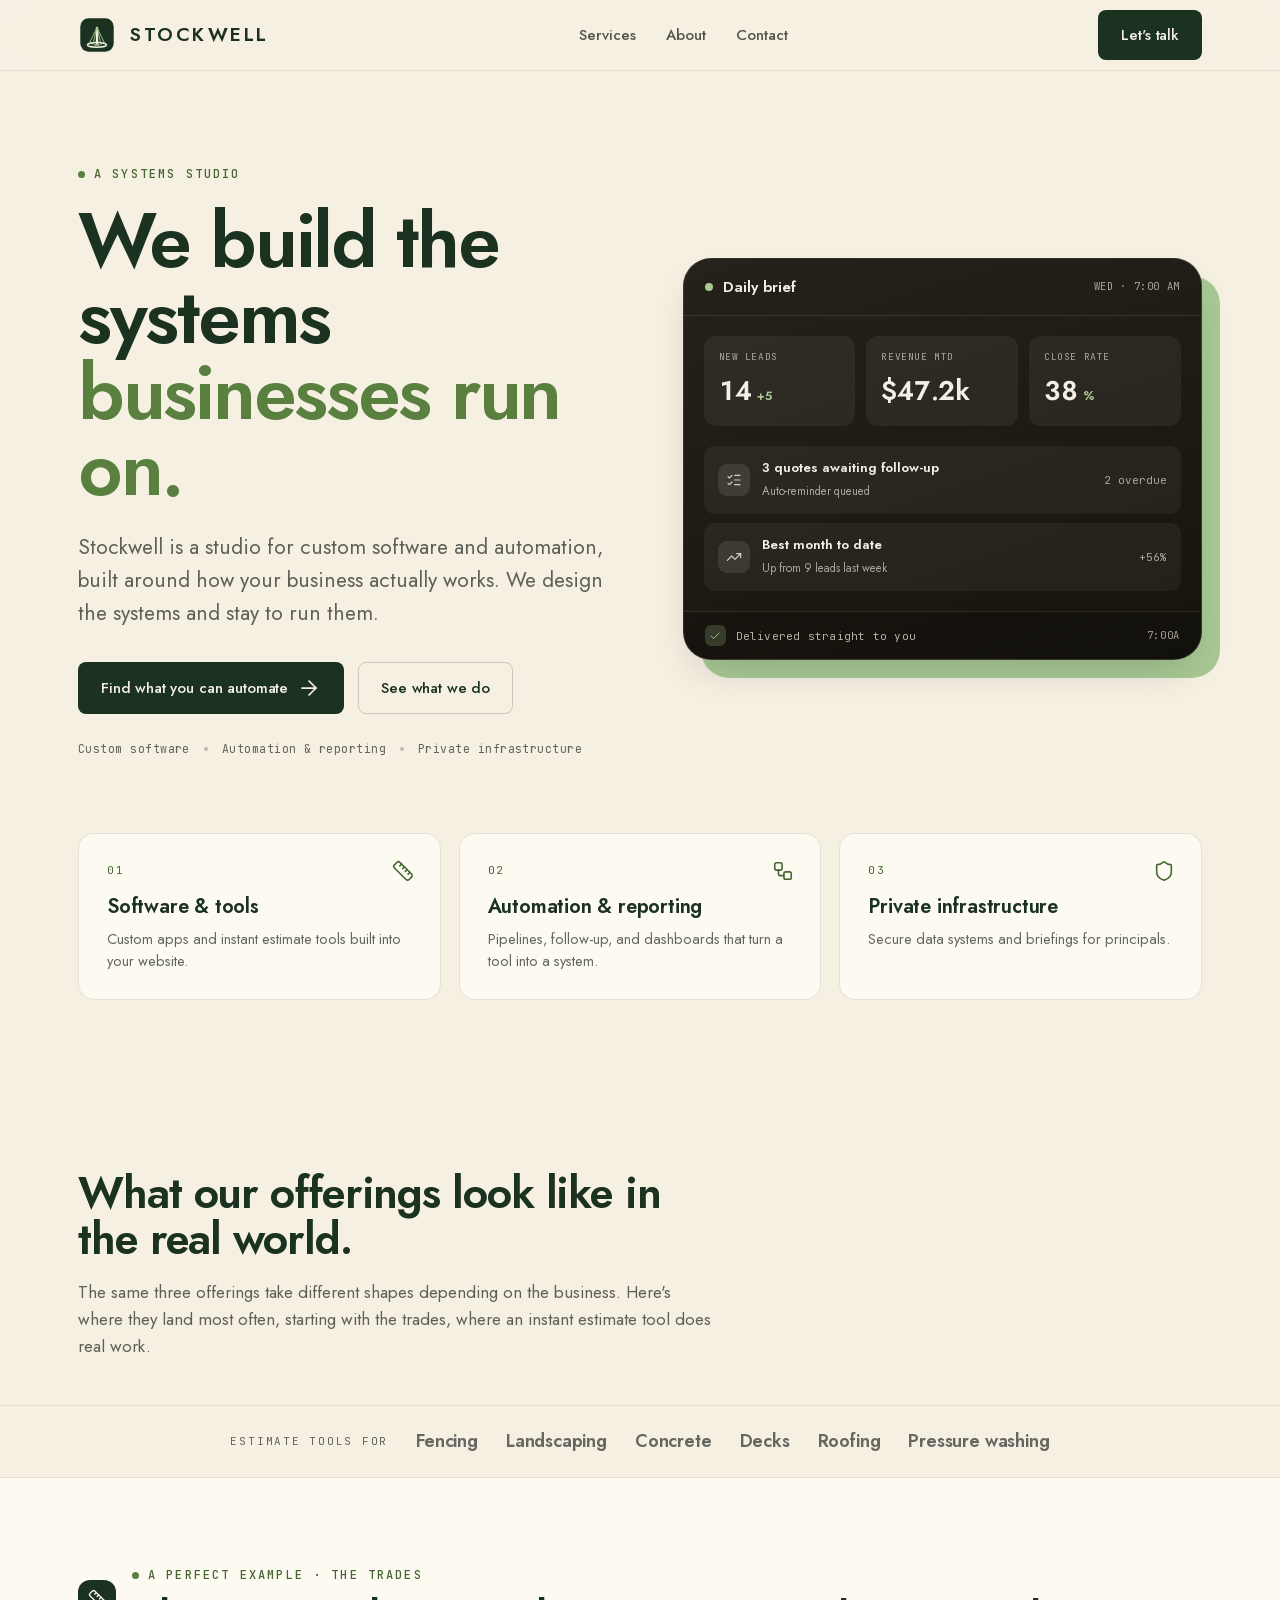
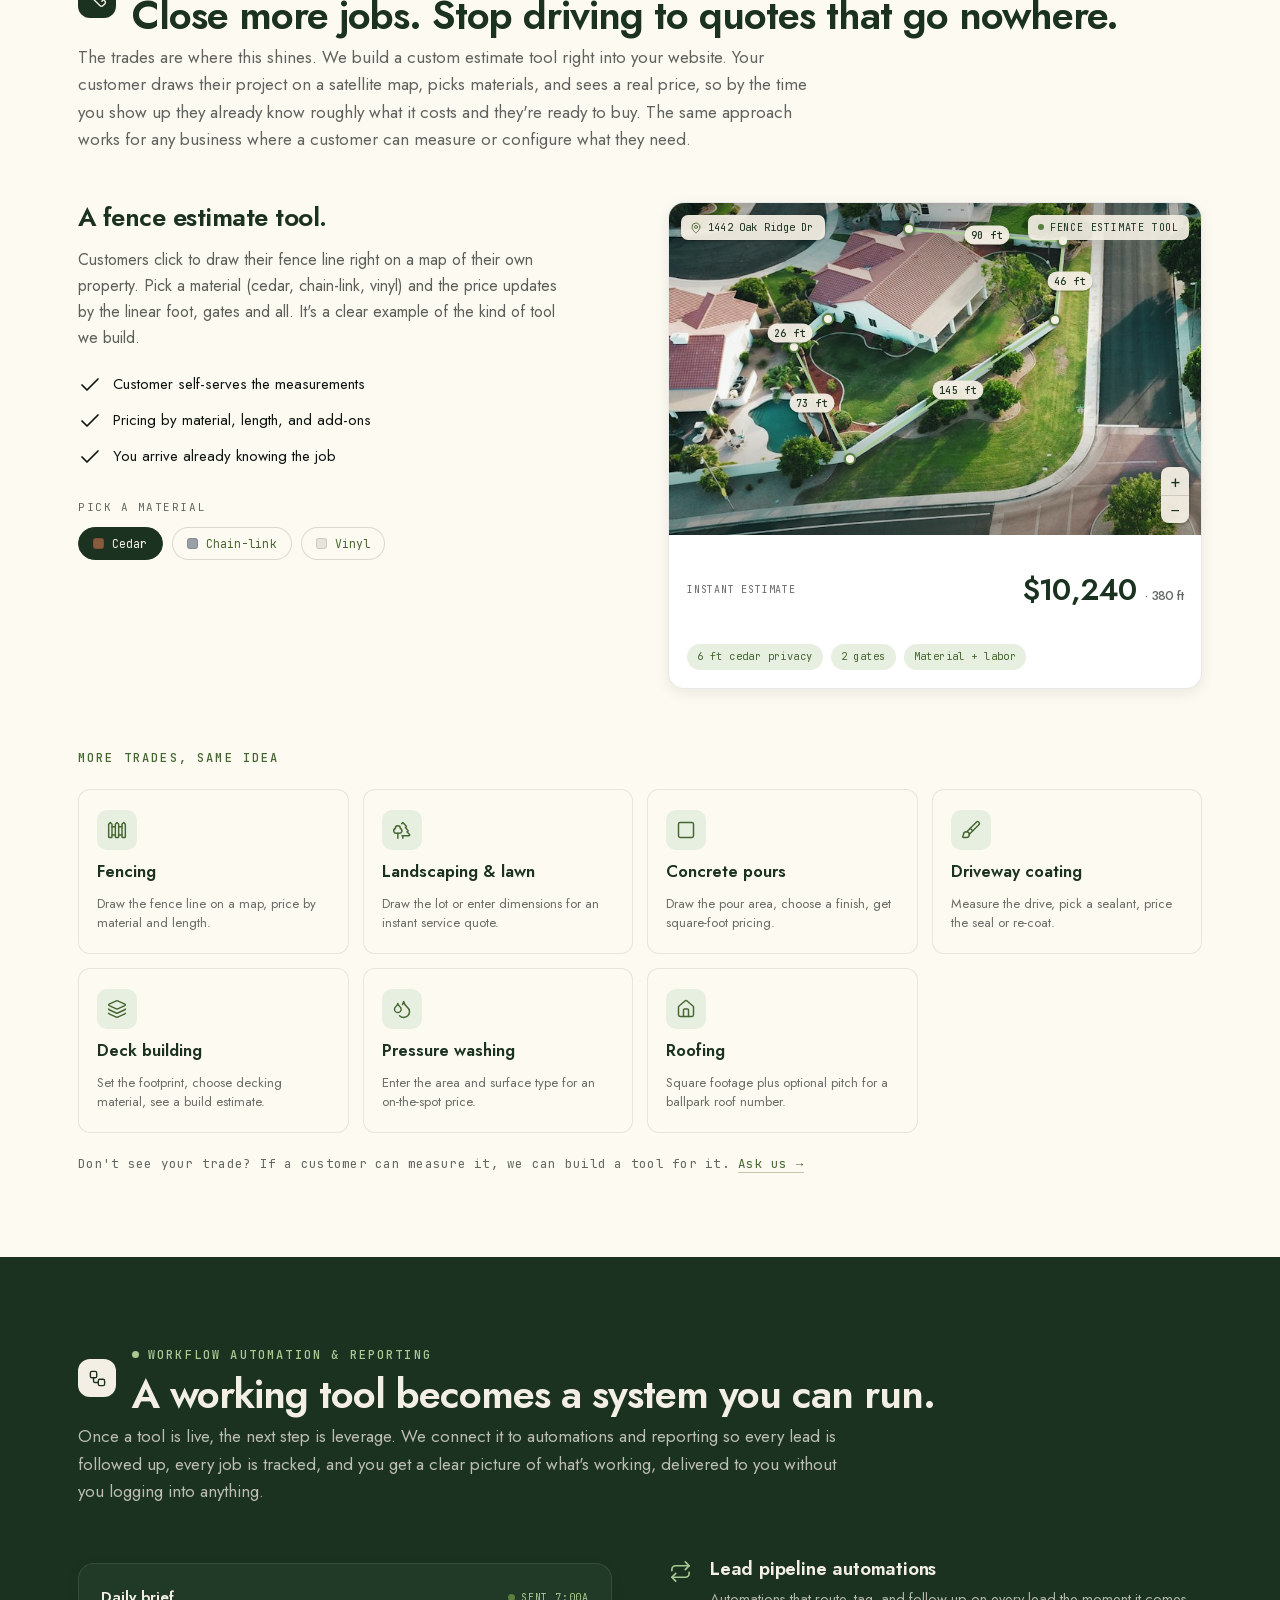
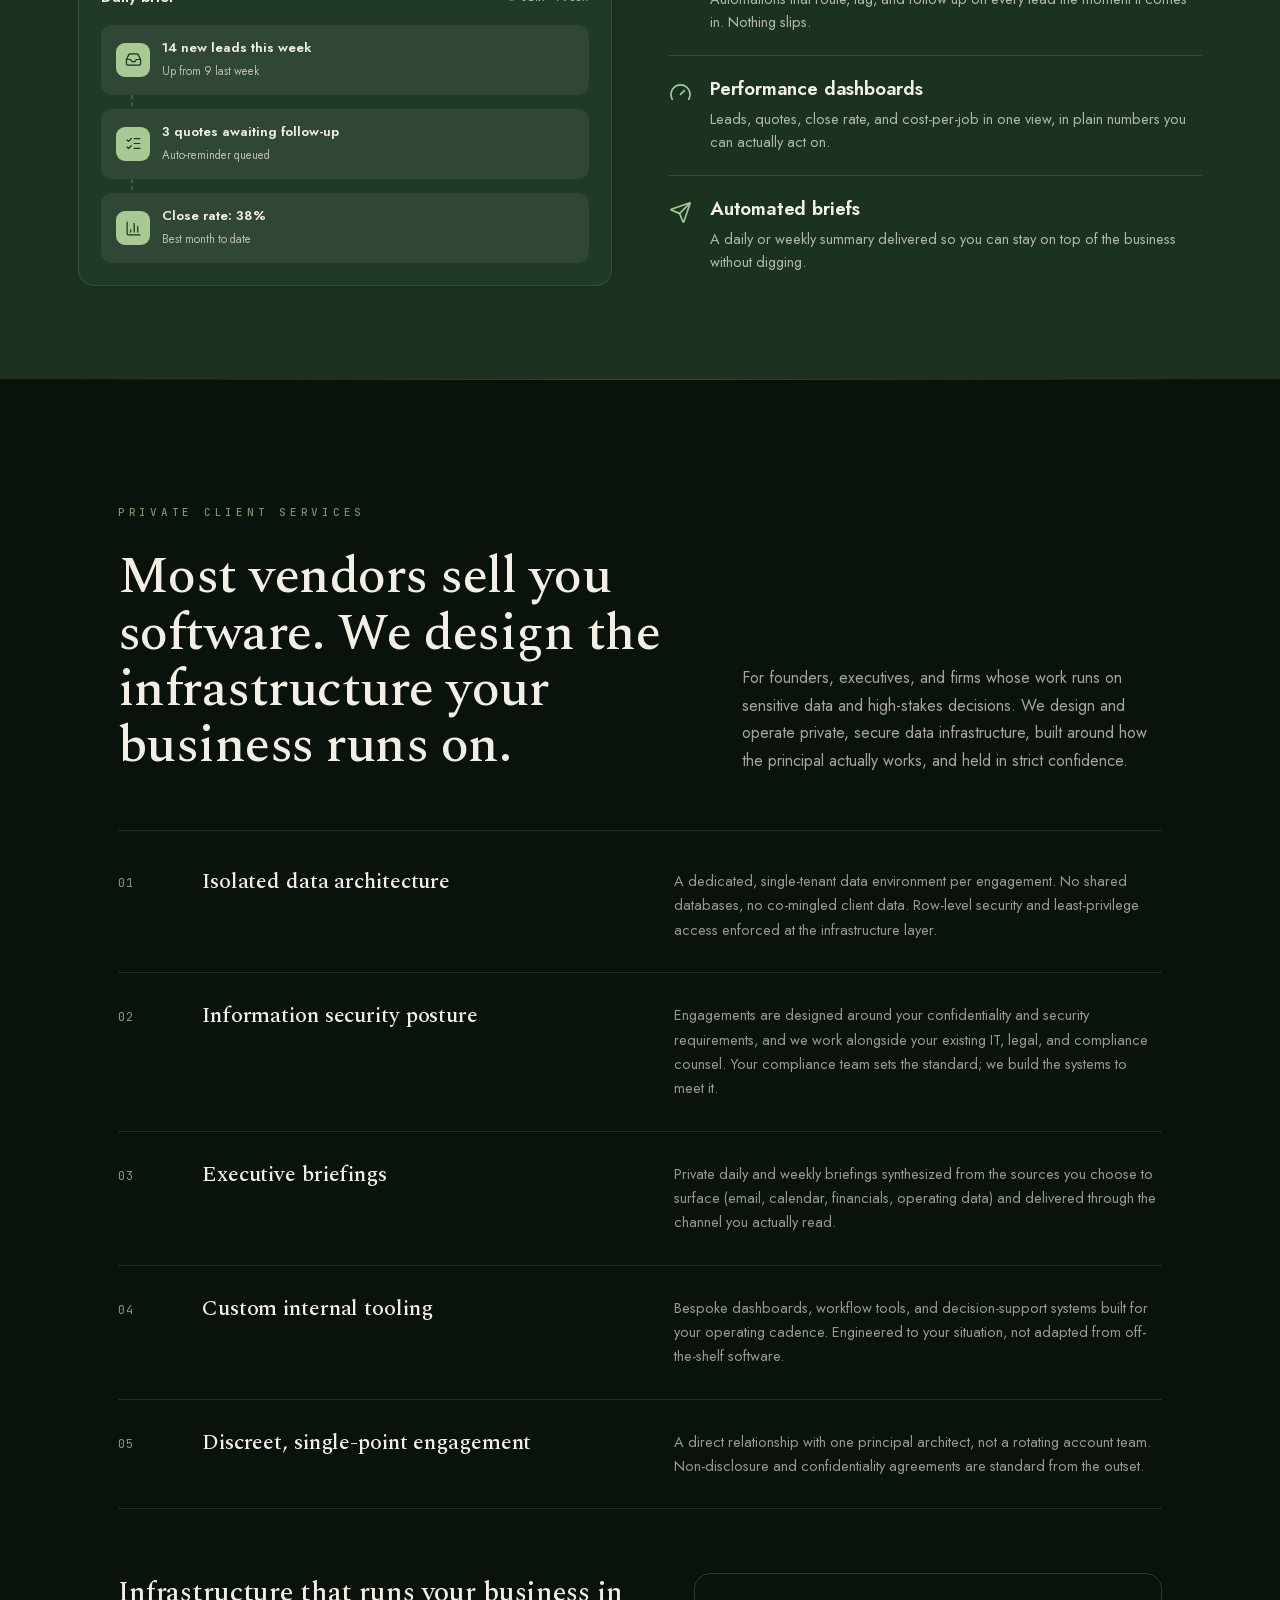
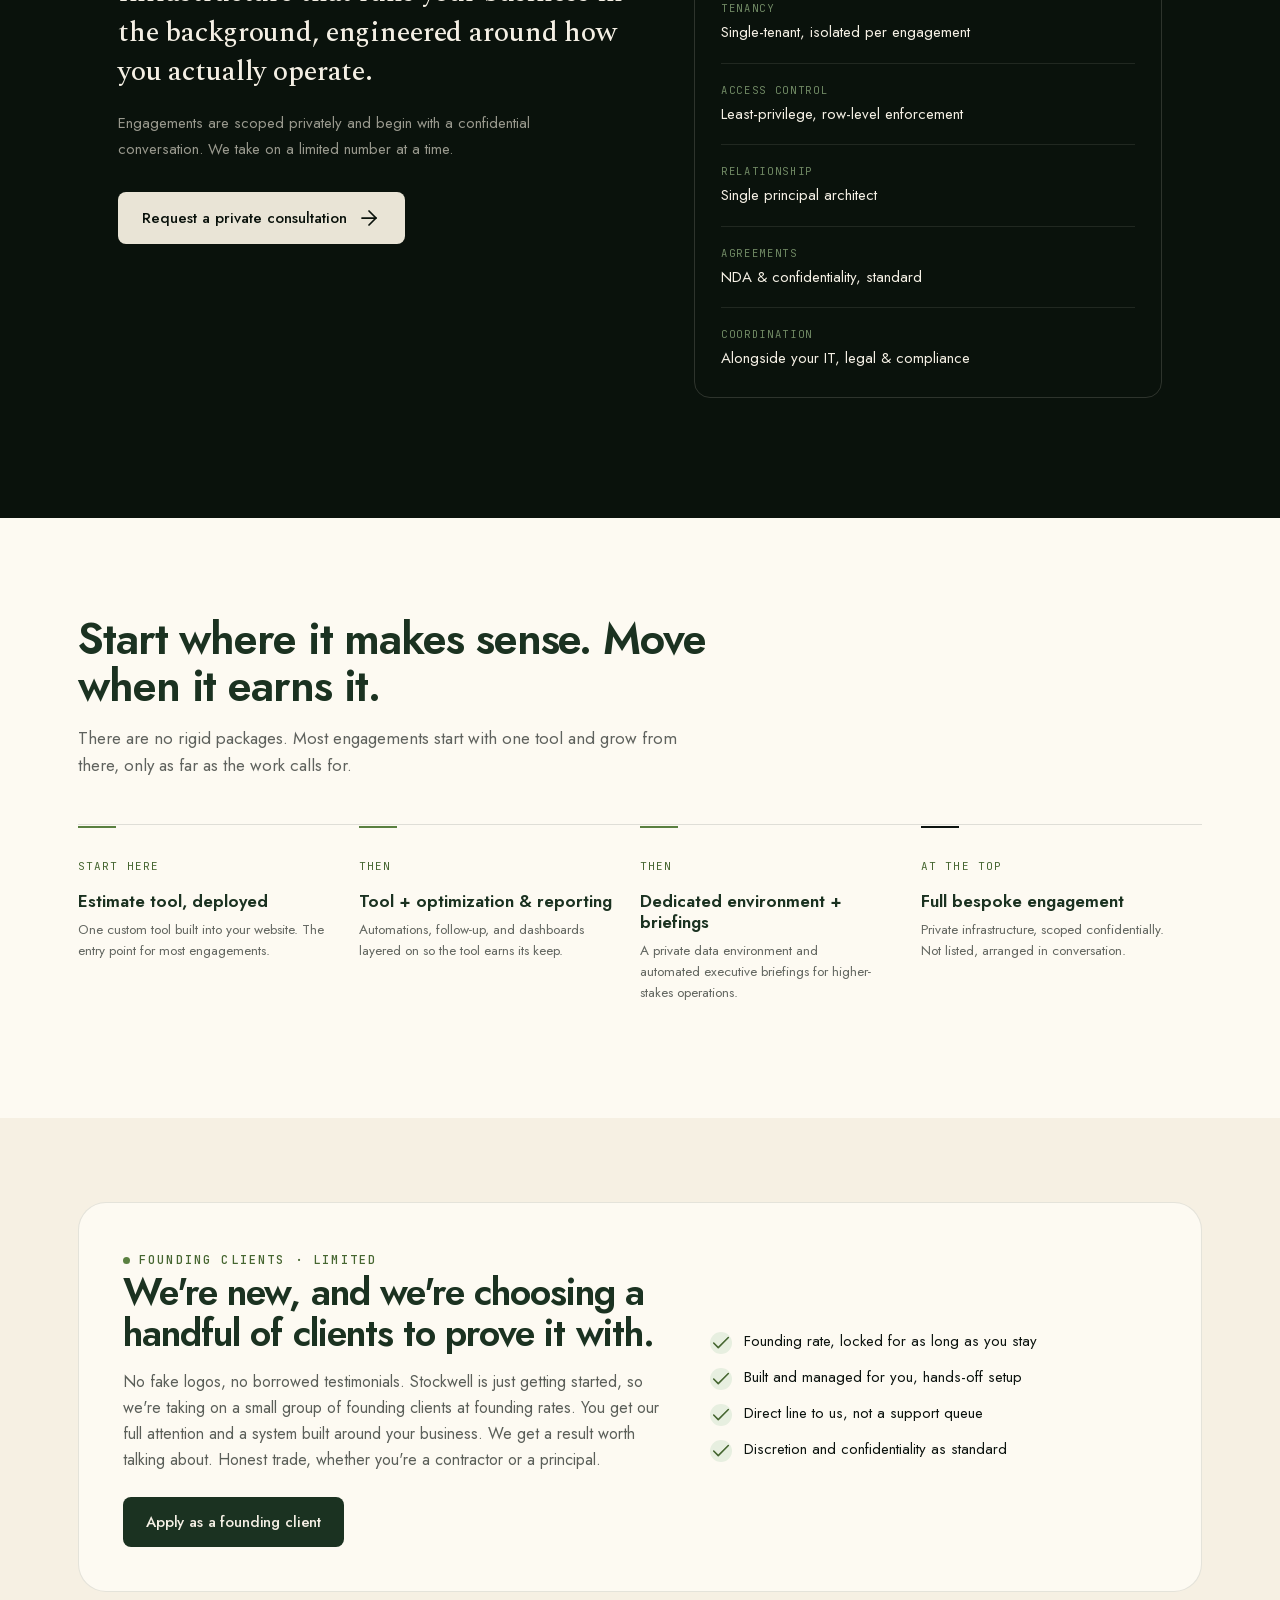
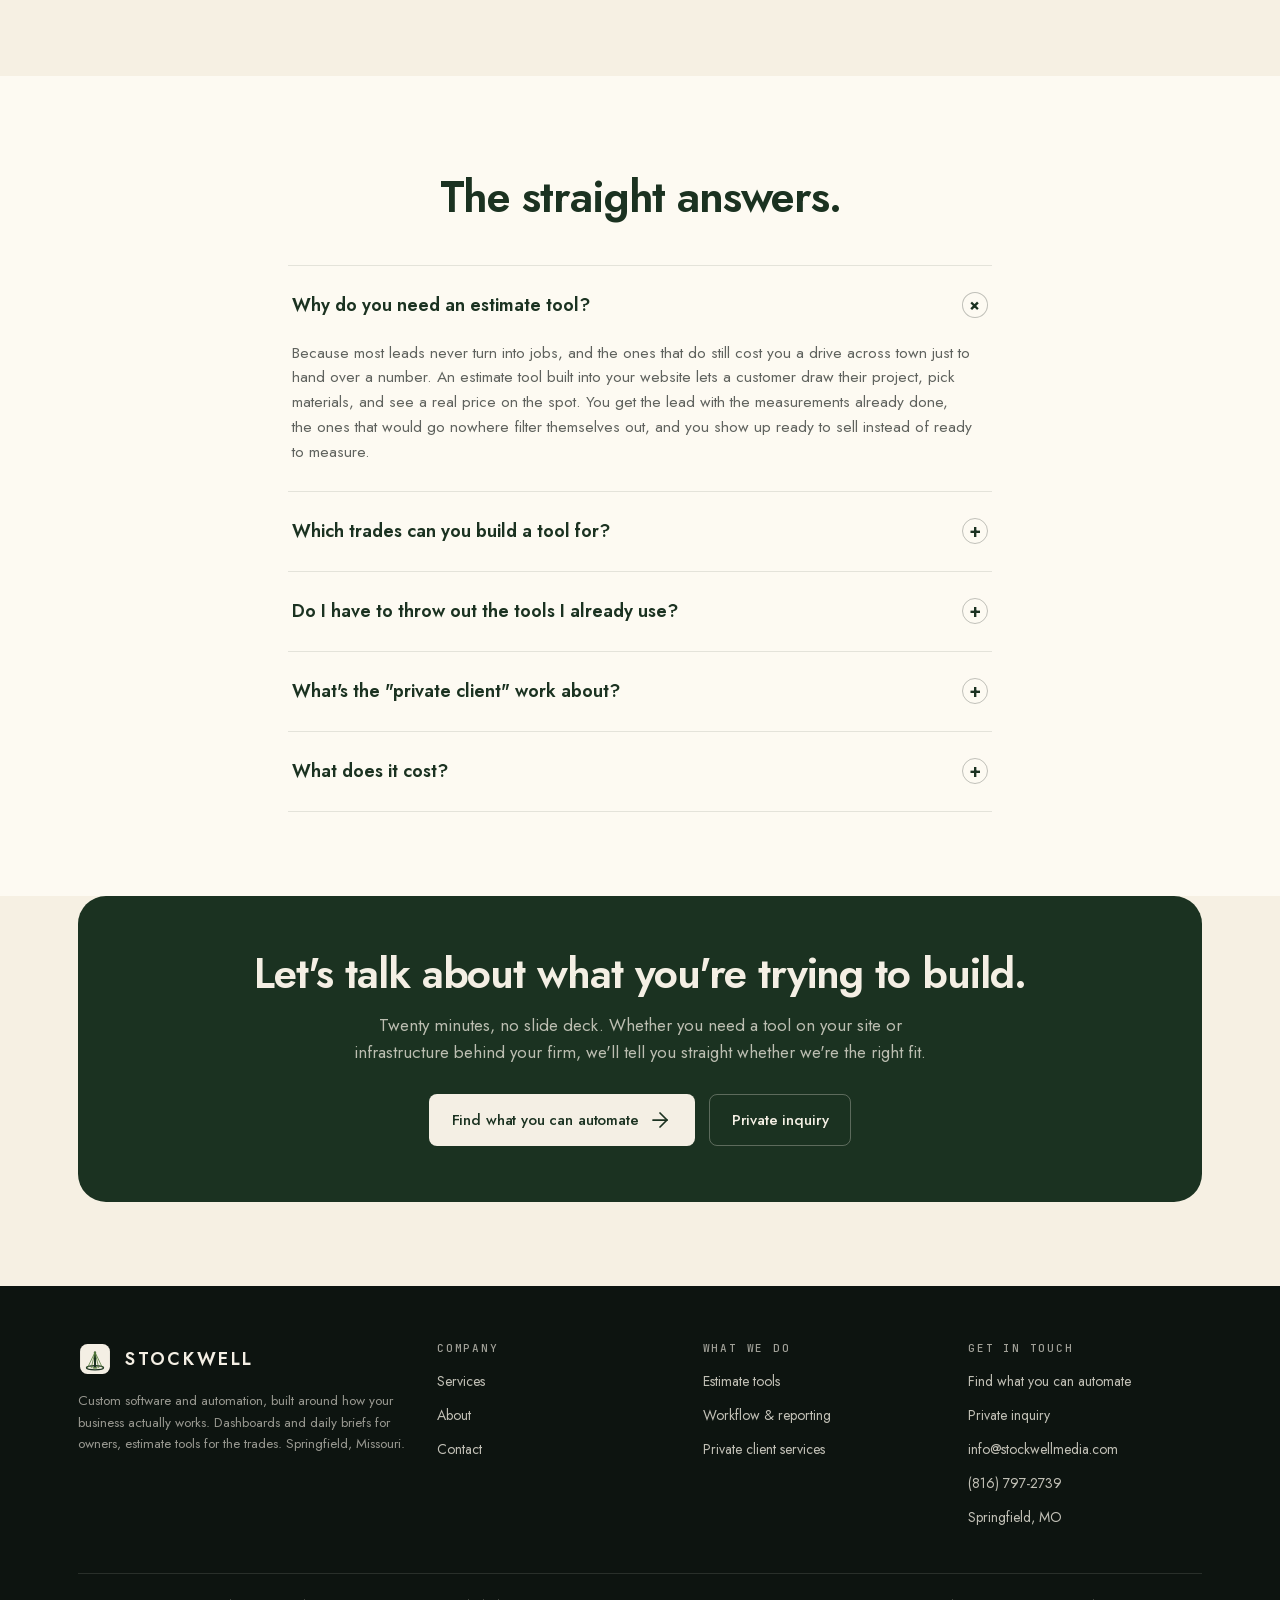
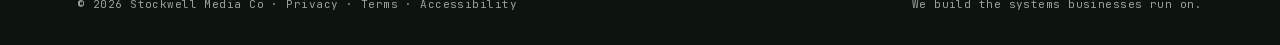
<file: index.html>
<!doctype html>
<html lang="en">
<head>
<meta charset="utf-8"/>
<title>Stockwell Media Co · We build the systems businesses run on.</title>
<meta name="viewport" content="width=device-width,initial-scale=1"/>
<meta http-equiv="Content-Security-Policy" content="default-src 'self'; connect-src 'self' https://gzcfawhglecmfxnwfjej.supabase.co; script-src 'self' 'unsafe-inline'; style-src 'self' 'unsafe-inline'; img-src 'self' data:; font-src 'self'; object-src 'none'; base-uri 'self'; form-action 'self'"/>
<meta name="referrer" content="strict-origin-when-cross-origin"/>
<link rel="icon" href="assets/logos/favicon.svg"/>
<meta name="description" content="Stockwell Media Co builds custom software, dashboards, daily briefs, and automation around how your business actually works. Based in Springfield, Missouri."/>
<meta name="theme-color" content="#1b3221"/>
<link rel="apple-touch-icon" href="apple-touch-icon.png"/>
<link rel="canonical" href="https://stockwellmedia.com/"/>
<meta property="og:type" content="website"/>
<meta property="og:site_name" content="Stockwell Media Co"/>
<meta property="og:title" content="Stockwell Media Co · We build the systems businesses run on."/>
<meta property="og:description" content="Stockwell Media Co builds custom software, dashboards, daily briefs, and automation around how your business actually works. Based in Springfield, Missouri."/>
<meta property="og:url" content="https://stockwellmedia.com/"/>
<meta property="og:image" content="https://stockwellmedia.com/assets/og.png"/>
<meta property="og:image:width" content="1200"/>
<meta property="og:image:height" content="630"/>
<meta property="og:image:alt" content="Stockwell Media Co. We build the systems businesses run on."/>
<meta name="twitter:card" content="summary_large_image"/>
<script type="application/ld+json">{"@context":"https://schema.org","@type":"ProfessionalService","name":"Stockwell Media Co","url":"https://stockwellmedia.com/","logo":"https://stockwellmedia.com/apple-touch-icon.png","image":"https://stockwellmedia.com/assets/og.png","description":"Stockwell Media Co builds custom software, dashboards, daily briefs, and automation around how your business actually works. Based in Springfield, Missouri.","slogan":"We build the systems businesses run on.","telephone":"+1-816-797-2739","email":"info@stockwellmedia.com","founder":{"@type":"Person","name":"Stock Curtis"},"address":{"@type":"PostalAddress","addressLocality":"Springfield","addressRegion":"MO","addressCountry":"US"},"areaServed":"US"}</script>
<link rel="stylesheet" href="styles.css"/>
<link rel="stylesheet" href="site.css"/>
</head>
<body>

<!-- ============ NAV ============ -->
<header class="nav">
  <div class="container nav-in">
    <a class="brand" href="index.html">
      <svg width="38" height="38" viewBox="0 0 100 100" aria-hidden="true">
        <rect x="6" y="6" width="88" height="88" rx="22" fill="#1b3221"/>
        <ellipse cx="50" cy="76" rx="25" ry="6" fill="none" stroke="#f4efe4" stroke-width="4"/>
        <ellipse cx="50" cy="76" rx="8" ry="2.5" fill="#a8c994"/>
        <rect x="47" y="28" width="6" height="46" rx="2" fill="#f4efe4"/>
        <line x1="50" y1="30" x2="28" y2="76" stroke="#a8c994" stroke-width="2.4" stroke-linecap="round"/>
        <line x1="50" y1="30" x2="39" y2="76" stroke="#a8c994" stroke-width="2.4" stroke-linecap="round"/>
        <line x1="50" y1="30" x2="61" y2="76" stroke="#a8c994" stroke-width="2.4" stroke-linecap="round"/>
        <line x1="50" y1="30" x2="72" y2="76" stroke="#a8c994" stroke-width="2.4" stroke-linecap="round"/>
      </svg>
      <span class="name">STOCKWELL</span>
    </a>
    <nav class="nav-links">
      <a href="services.html">Services</a>
      <a href="about.html">About</a>
      <a href="contact.html">Contact</a>
    </nav>
    <div class="nav-cta">
      <a href="contact.html" class="btn btn-primary">Let's talk</a>
    </div>
  </div>
</header>

<!-- ============ HERO ============ -->
<section class="hero hero--v2">
  <div class="container hero-in">
    <div class="hero-lead">
      <span class="eyebrow anim d1">A systems studio</span>
      <h1 class="anim d2">We build the systems<br/><span class="accent">businesses run on.</span></h1>
      <p class="sub anim d3">Stockwell is a studio for custom software and automation, built around how your business actually works. We design the systems and stay to run them.</p>
      <div class="hero-ctas anim d4">
        <a href="contact.html" class="btn btn-primary">Find what you can automate <svg xmlns="http://www.w3.org/2000/svg" width="24" height="24" viewBox="0 0 24 24" fill="none" stroke="currentColor" stroke-width="1.75" stroke-linecap="round" stroke-linejoin="round" data-lucide="arrow-right" aria-hidden="true" class="lucide lucide-arrow-right arr"><path d="M5 12h14"></path><path d="m12 5 7 7-7 7"></path></svg></a>
        <a href="#offerings" class="btn btn-ghost">See what we do</a>
      </div>
      <div class="hero-trust anim d4">
        <span>Custom software</span><span class="dotsep"></span>
        <span>Automation &amp; reporting</span><span class="dotsep"></span>
        <span>Private infrastructure</span>
      </div>
    </div>

    <div class="hero-visual">
      <div class="hero-device-wrap">
        <div class="hero-dash">
          <div class="hdash-top">
            <span class="ttl"><span class="dot"></span>Daily brief</span>
            <span class="stamp">Wed · 7:00 AM</span>
          </div>
          <div class="hdash-kpis">
            <div class="hdash-kpi"><div class="l">New leads</div><div class="v">14 <small>+5</small></div></div>
            <div class="hdash-kpi"><div class="l">Revenue MTD</div><div class="v">$47.2k</div></div>
            <div class="hdash-kpi"><div class="l">Close rate</div><div class="v">38<small>%</small></div></div>
          </div>
          <div class="hdash-list">
            <div class="hdash-item">
              <span class="ic"><svg xmlns="http://www.w3.org/2000/svg" width="24" height="24" viewBox="0 0 24 24" fill="none" stroke="currentColor" stroke-width="1.75" stroke-linecap="round" stroke-linejoin="round" data-lucide="list-checks" aria-hidden="true" class="lucide lucide-list-checks"><path d="M13 5h8"></path><path d="M13 12h8"></path><path d="M13 19h8"></path><path d="m3 17 2 2 4-4"></path><path d="m3 7 2 2 4-4"></path></svg></span>
              <div class="tx"><b>3 quotes awaiting follow-up</b><span>Auto-reminder queued</span></div>
              <span class="meta">2 overdue</span>
            </div>
            <div class="hdash-item">
              <span class="ic"><svg xmlns="http://www.w3.org/2000/svg" width="24" height="24" viewBox="0 0 24 24" fill="none" stroke="currentColor" stroke-width="1.75" stroke-linecap="round" stroke-linejoin="round" data-lucide="trending-up" aria-hidden="true" class="lucide lucide-trending-up"><path d="M16 7h6v6"></path><path d="m22 7-8.5 8.5-5-5L2 17"></path></svg></span>
              <div class="tx"><b>Best month to date</b><span>Up from 9 leads last week</span></div>
              <span class="meta">+56%</span>
            </div>
          </div>
          <div class="hdash-foot">
            <span class="fic"><svg xmlns="http://www.w3.org/2000/svg" width="24" height="24" viewBox="0 0 24 24" fill="none" stroke="currentColor" stroke-width="1.75" stroke-linecap="round" stroke-linejoin="round" data-lucide="check" aria-hidden="true" class="lucide lucide-check"><path d="M20 6 9 17l-5-5"></path></svg></span>
            <span class="ftx">Delivered straight to you</span>
            <span class="fstamp">7:00a</span>
          </div>
        </div>
      </div>
    </div>
  </div>

  <div class="container" style="margin-top:clamp(52px,6vw,76px);">
    <div class="hero-offerings" id="offerings">
      <a class="ho" href="services.html#estimate-tools">
        <span class="ho-n">01</span>
        <span class="ho-ic"><svg xmlns="http://www.w3.org/2000/svg" width="24" height="24" viewBox="0 0 24 24" fill="none" stroke="currentColor" stroke-width="1.75" stroke-linecap="round" stroke-linejoin="round" data-lucide="ruler" aria-hidden="true" class="lucide lucide-ruler"><path d="M21.3 15.3a2.4 2.4 0 0 1 0 3.4l-2.6 2.6a2.4 2.4 0 0 1-3.4 0L2.7 8.7a2.41 2.41 0 0 1 0-3.4l2.6-2.6a2.41 2.41 0 0 1 3.4 0Z"></path><path d="m14.5 12.5 2-2"></path><path d="m11.5 9.5 2-2"></path><path d="m8.5 6.5 2-2"></path><path d="m17.5 15.5 2-2"></path></svg></span>
        <h3>Software &amp; tools</h3>
        <p>Custom apps and instant estimate tools built into your website.</p>
      </a>
      <a class="ho" href="services.html#automation">
        <span class="ho-n">02</span>
        <span class="ho-ic"><svg xmlns="http://www.w3.org/2000/svg" width="24" height="24" viewBox="0 0 24 24" fill="none" stroke="currentColor" stroke-width="1.75" stroke-linecap="round" stroke-linejoin="round" data-lucide="workflow" aria-hidden="true" class="lucide lucide-workflow"><rect width="8" height="8" x="3" y="3" rx="2"></rect><path d="M7 11v4a2 2 0 0 0 2 2h4"></path><rect width="8" height="8" x="13" y="13" rx="2"></rect></svg></span>
        <h3>Automation &amp; reporting</h3>
        <p>Pipelines, follow-up, and dashboards that turn a tool into a system.</p>
      </a>
      <a class="ho" href="services.html#private-client">
        <span class="ho-n">03</span>
        <span class="ho-ic"><svg xmlns="http://www.w3.org/2000/svg" width="24" height="24" viewBox="0 0 24 24" fill="none" stroke="currentColor" stroke-width="1.75" stroke-linecap="round" stroke-linejoin="round" data-lucide="shield" aria-hidden="true" class="lucide lucide-shield"><path d="M20 13c0 5-3.5 7.5-7.66 8.95a1 1 0 0 1-.67-.01C7.5 20.5 4 18 4 13V6a1 1 0 0 1 1-1c2 0 4.5-1.2 6.24-2.72a1.17 1.17 0 0 1 1.52 0C14.51 3.81 17 5 19 5a1 1 0 0 1 1 1z"></path></svg></span>
        <h3>Private infrastructure</h3>
        <p>Secure data systems and briefings for principals.</p>
      </a>
    </div>
  </div>
</section>

<!-- ============ EXAMPLES INTRO ============ -->
<section class="section" style="padding-bottom:0;">
  <div class="container">
    <div class="section-head">
      <h2>What our offerings look like in the real world.</h2>
      <p>The same three offerings take different shapes depending on the business. Here's where they land most often, starting with the trades, where an instant estimate tool does real work.</p>
    </div>
  </div>
</section>

<!-- ============ TRADE STRIP ============ -->
<div class="strip">
  <div class="container strip-in">
    <span class="lbl">Estimate tools for</span>
    <span class="trade">Fencing</span>
    <span class="trade">Landscaping</span>
    <span class="trade">Concrete</span>
    <span class="trade">Decks</span>
    <span class="trade">Roofing</span>
    <span class="trade">Pressure washing</span>
  </div>
</div>

<!-- ============ PILLAR 1 — ESTIMATE TOOLS ============ -->
<section class="section warm" id="estimate-tools">
  <div class="container">
    <div class="track-band">
      <span class="track-badge track-band-badge--trades"><svg xmlns="http://www.w3.org/2000/svg" width="24" height="24" viewBox="0 0 24 24" fill="none" stroke="currentColor" stroke-width="1.75" stroke-linecap="round" stroke-linejoin="round" data-lucide="ruler" aria-hidden="true" class="lucide lucide-ruler"><path d="M21.3 15.3a2.4 2.4 0 0 1 0 3.4l-2.6 2.6a2.4 2.4 0 0 1-3.4 0L2.7 8.7a2.41 2.41 0 0 1 0-3.4l2.6-2.6a2.41 2.41 0 0 1 3.4 0Z"></path><path d="m14.5 12.5 2-2"></path><path d="m11.5 9.5 2-2"></path><path d="m8.5 6.5 2-2"></path><path d="m17.5 15.5 2-2"></path></svg></span>
      <div>
        <span class="eyebrow">A perfect example · the trades</span>
        <h2 style="font-family:var(--font-display);font-weight:600;font-size:clamp(28px,3.6vw,40px);line-height:1.05;letter-spacing:-0.025em;color:var(--sw-forest);margin-top:8px;">Close more jobs. Stop driving to quotes that go nowhere.</h2>
      </div>
    </div>
    <p style="font-size:17px;line-height:1.62;color:rgba(13,20,16,0.66);max-width:44em;margin-top:8px;">The trades are where this shines. We build a custom estimate tool right into your website. Your customer draws their project on a satellite map, picks materials, and sees a real price, so by the time you show up they already know roughly what it costs and they're ready to buy. The same approach works for any business where a customer can measure or configure what they need.</p>

    <div class="hero-grid" style="margin-top:48px;align-items:start;">
      <div>
        <h3 style="font-family:var(--font-display);font-weight:600;font-size:26px;color:var(--sw-forest);letter-spacing:-0.02em;">A fence estimate tool.</h3>
        <p style="font-size:16px;line-height:1.62;color:rgba(13,20,16,0.68);margin-top:14px;max-width:32em;">Customers click to draw their fence line right on a map of their own property. Pick a material (cedar, chain-link, vinyl) and the price updates by the linear foot, gates and all. It's a clear example of the kind of tool we build.</p>
        <ul style="list-style:none;display:flex;flex-direction:column;gap:12px;margin-top:22px;">
          <li style="display:flex;gap:11px;font-size:15px;color:var(--sw-ink);align-items:center;"><svg xmlns="http://www.w3.org/2000/svg" width="24" height="24" viewBox="0 0 24 24" fill="none" stroke="currentColor" stroke-width="1.75" stroke-linecap="round" stroke-linejoin="round" data-lucide="check" aria-hidden="true" class="lucide lucide-check chk"><path d="M20 6 9 17l-5-5"></path></svg>Customer self-serves the measurements</li>
          <li style="display:flex;gap:11px;font-size:15px;color:var(--sw-ink);align-items:center;"><svg xmlns="http://www.w3.org/2000/svg" width="24" height="24" viewBox="0 0 24 24" fill="none" stroke="currentColor" stroke-width="1.75" stroke-linecap="round" stroke-linejoin="round" data-lucide="check" aria-hidden="true" class="lucide lucide-check chk"><path d="M20 6 9 17l-5-5"></path></svg>Pricing by material, length, and add-ons</li>
          <li style="display:flex;gap:11px;font-size:15px;color:var(--sw-ink);align-items:center;"><svg xmlns="http://www.w3.org/2000/svg" width="24" height="24" viewBox="0 0 24 24" fill="none" stroke="currentColor" stroke-width="1.75" stroke-linecap="round" stroke-linejoin="round" data-lucide="check" aria-hidden="true" class="lucide lucide-check chk"><path d="M20 6 9 17l-5-5"></path></svg>You arrive already knowing the job</li>
        </ul>
        <div style="margin-top:30px;">
          <div class="est-mat-lbl">Pick a material</div>
          <div class="est-swatches">
            <button class="est-swatch on" data-price="$10,240" data-spec="6 ft cedar privacy" style="--sw:#8a5a3c;">Cedar</button>
            <button class="est-swatch" data-price="$6,080" data-spec="6 ft chain-link" style="--sw:#9aa0a6;">Chain-link</button>
            <button class="est-swatch" data-price="$15,200" data-spec="6 ft vinyl privacy" style="--sw:#e8e4da;">Vinyl</button>
          </div>
        </div>
      </div>
      <div class="mock mock-estimator">
        <div class="est-map est-map--photo" style="--est-img:url('assets/img/estimator-aerial.jpg');">
          <div class="est-shade"></div>
          <span class="est-addr"><svg xmlns="http://www.w3.org/2000/svg" width="24" height="24" viewBox="0 0 24 24" fill="none" stroke="currentColor" stroke-width="1.75" stroke-linecap="round" stroke-linejoin="round" data-lucide="map-pin" aria-hidden="true" class="lucide lucide-map-pin"><path d="M20 10c0 4.993-5.539 10.193-7.399 11.799a1 1 0 0 1-1.202 0C9.539 20.193 4 14.993 4 10a8 8 0 0 1 16 0"></path><circle cx="12" cy="10" r="3"></circle></svg>1442 Oak Ridge Dr</span>
          <span class="est-tag">Fence estimate tool</span>
          <svg class="est-poly2" viewBox="0 0 100 100" preserveAspectRatio="none"><polyline points="45.2,8 74.1,11.6 72.5,35.3 34,77.1 23.5,43.4 29.9,35.1"/></svg>
          <span class="est-vtx" style="left:45.2%;top:8%"></span>
          <span class="est-vtx" style="left:74.1%;top:11.6%"></span>
          <span class="est-vtx" style="left:72.5%;top:35.3%"></span>
          <span class="est-vtx" style="left:34%;top:77.1%"></span>
          <span class="est-vtx" style="left:23.5%;top:43.4%"></span>
          <span class="est-vtx" style="left:29.9%;top:35.1%"></span>
          <span class="est-len" style="left:59.7%;top:9.8%">90 ft</span>
          <span class="est-len" style="left:75.3%;top:23.5%">46 ft</span>
          <span class="est-len" style="left:54.3%;top:56.2%">145 ft</span>
          <span class="est-len" style="left:26.8%;top:60.3%">73 ft</span>
          <span class="est-len" style="left:22.7%;top:39.3%">26 ft</span>
          <div class="est-zoom"><span>+</span><span>&minus;</span></div>
        </div>
        <div class="est-pricebar">
          <span class="lab">Instant estimate</span>
          <span class="price" id="estPrice">$10,240 <small>· 380 ft</small></span>
        </div>
        <div class="est-spec"><span id="estSpec">6 ft cedar privacy</span><span>2 gates</span><span>Material + labor</span></div>
      </div>
    </div>

    <div style="margin-top:56px;">
      <span class="eyebrow plain" style="color:var(--sw-sage-700);">More trades, same idea</span>
      <div class="tool-grid" style="margin-top:20px;">
        <div class="tool-tile">
          <span class="ico"><svg xmlns="http://www.w3.org/2000/svg" width="24" height="24" viewBox="0 0 24 24" fill="none" stroke="currentColor" stroke-width="1.75" stroke-linecap="round" stroke-linejoin="round" data-lucide="fence" aria-hidden="true" class="lucide lucide-fence"><path d="M4 3 2 5v15c0 .6.4 1 1 1h2c.6 0 1-.4 1-1V5Z"></path><path d="M6 8h4"></path><path d="M6 18h4"></path><path d="m12 3-2 2v15c0 .6.4 1 1 1h2c.6 0 1-.4 1-1V5Z"></path><path d="M14 8h4"></path><path d="M14 18h4"></path><path d="m20 3-2 2v15c0 .6.4 1 1 1h2c.6 0 1-.4 1-1V5Z"></path></svg></span>
          <h4>Fencing</h4>
          <p>Draw the fence line on a map, price by material and length.</p>
          
        </div>
        <div class="tool-tile">
          <span class="ico"><svg xmlns="http://www.w3.org/2000/svg" width="24" height="24" viewBox="0 0 24 24" fill="none" stroke="currentColor" stroke-width="1.75" stroke-linecap="round" stroke-linejoin="round" data-lucide="trees" aria-hidden="true" class="lucide lucide-trees"><path d="M10 10v.2A3 3 0 0 1 8.9 16H5a3 3 0 0 1-1-5.8V10a3 3 0 0 1 6 0Z"></path><path d="M7 16v6"></path><path d="M13 19v3"></path><path d="M12 19h8.3a1 1 0 0 0 .7-1.7L18 14h.3a1 1 0 0 0 .7-1.7L16 9h.2a1 1 0 0 0 .8-1.7L13 3l-1.4 1.5"></path></svg></span>
          <h4>Landscaping &amp; lawn</h4>
          <p>Draw the lot or enter dimensions for an instant service quote.</p>
          
        </div>
        <div class="tool-tile">
          <span class="ico"><svg xmlns="http://www.w3.org/2000/svg" width="24" height="24" viewBox="0 0 24 24" fill="none" stroke="currentColor" stroke-width="1.75" stroke-linecap="round" stroke-linejoin="round" data-lucide="square" aria-hidden="true" class="lucide lucide-square"><rect width="18" height="18" x="3" y="3" rx="2"></rect></svg></span>
          <h4>Concrete pours</h4>
          <p>Draw the pour area, choose a finish, get square-foot pricing.</p>
          
        </div>
        <div class="tool-tile">
          <span class="ico"><svg xmlns="http://www.w3.org/2000/svg" width="24" height="24" viewBox="0 0 24 24" fill="none" stroke="currentColor" stroke-width="1.75" stroke-linecap="round" stroke-linejoin="round" data-lucide="brush" aria-hidden="true" class="lucide lucide-brush"><path d="m11 10 3 3"></path><path d="M6.5 21A3.5 3.5 0 1 0 3 17.5a2.62 2.62 0 0 1-.708 1.792A1 1 0 0 0 3 21z"></path><path d="M9.969 17.031 21.378 5.624a1 1 0 0 0-3.002-3.002L6.967 14.031"></path></svg></span>
          <h4>Driveway coating</h4>
          <p>Measure the drive, pick a sealant, price the seal or re-coat.</p>
          
        </div>
        <div class="tool-tile">
          <span class="ico"><svg xmlns="http://www.w3.org/2000/svg" width="24" height="24" viewBox="0 0 24 24" fill="none" stroke="currentColor" stroke-width="1.75" stroke-linecap="round" stroke-linejoin="round" data-lucide="layers" aria-hidden="true" class="lucide lucide-layers"><path d="M12.83 2.18a2 2 0 0 0-1.66 0L2.6 6.08a1 1 0 0 0 0 1.83l8.58 3.91a2 2 0 0 0 1.66 0l8.58-3.9a1 1 0 0 0 0-1.83z"></path><path d="M2 12a1 1 0 0 0 .58.91l8.6 3.91a2 2 0 0 0 1.65 0l8.58-3.9A1 1 0 0 0 22 12"></path><path d="M2 17a1 1 0 0 0 .58.91l8.6 3.91a2 2 0 0 0 1.65 0l8.58-3.9A1 1 0 0 0 22 17"></path></svg></span>
          <h4>Deck building</h4>
          <p>Set the footprint, choose decking material, see a build estimate.</p>
          
        </div>
        <div class="tool-tile">
          <span class="ico"><svg xmlns="http://www.w3.org/2000/svg" width="24" height="24" viewBox="0 0 24 24" fill="none" stroke="currentColor" stroke-width="1.75" stroke-linecap="round" stroke-linejoin="round" data-lucide="droplets" aria-hidden="true" class="lucide lucide-droplets"><path d="M7 16.3c2.2 0 4-1.83 4-4.05 0-1.16-.57-2.26-1.71-3.19S7.29 6.75 7 5.3c-.29 1.45-1.14 2.84-2.29 3.76S3 11.1 3 12.25c0 2.22 1.8 4.05 4 4.05z"></path><path d="M12.56 6.6A10.97 10.97 0 0 0 14 3.02c.5 2.5 2 4.9 4 6.5s3 3.5 3 5.5a6.98 6.98 0 0 1-11.91 4.97"></path></svg></span>
          <h4>Pressure washing</h4>
          <p>Enter the area and surface type for an on-the-spot price.</p>
          
        </div>
        <div class="tool-tile">
          <span class="ico"><svg xmlns="http://www.w3.org/2000/svg" width="24" height="24" viewBox="0 0 24 24" fill="none" stroke="currentColor" stroke-width="1.75" stroke-linecap="round" stroke-linejoin="round" data-lucide="home" aria-hidden="true" class="lucide lucide-home"><path d="M15 21v-8a1 1 0 0 0-1-1h-4a1 1 0 0 0-1 1v8"></path><path d="M3 10a2 2 0 0 1 .709-1.528l7-6a2 2 0 0 1 2.582 0l7 6A2 2 0 0 1 21 10v9a2 2 0 0 1-2 2H5a2 2 0 0 1-2-2z"></path></svg></span>
          <h4>Roofing</h4>
          <p>Square footage plus optional pitch for a ballpark roof number.</p>
          
        </div>
      </div>
      <p style="font-family:var(--font-mono);font-size:12.5px;letter-spacing:0.02em;color: rgba(13,20,16,0.64);margin-top:22px;">Don't see your trade? If a customer can measure it, we can build a tool for it. <a href="contact.html" style="color:var(--sw-sage-700);border-bottom:1px solid rgba(90,128,64,0.4);">Ask us →</a></p>
    </div>
  </div>
</section>

<!-- ============ PILLAR 2 — AUTOMATION ============ -->
<section class="section dark" id="automation">
  <div class="container">
    <div class="track-band">
      <span class="track-badge" style="background:var(--sw-cream);"><svg xmlns="http://www.w3.org/2000/svg" width="24" height="24" viewBox="0 0 24 24" fill="none" stroke="currentColor" stroke-width="1.75" stroke-linecap="round" stroke-linejoin="round" data-lucide="workflow" aria-hidden="true" style="stroke:var(--sw-forest);" class="lucide lucide-workflow"><rect width="8" height="8" x="3" y="3" rx="2"></rect><path d="M7 11v4a2 2 0 0 0 2 2h4"></path><rect width="8" height="8" x="13" y="13" rx="2"></rect></svg></span>
      <div>
        <span class="eyebrow on-dark">Workflow automation &amp; reporting</span>
        <h2 style="font-family:var(--font-display);font-weight:600;font-size:clamp(28px,3.6vw,40px);line-height:1.05;letter-spacing:-0.025em;color:var(--sw-cream);margin-top:8px;">A working tool becomes a system you can run.</h2>
      </div>
    </div>
    <p style="font-size:17px;line-height:1.62;color:rgba(244,239,228,0.74);max-width:46em;margin-top:8px;">Once a tool is live, the next step is leverage. We connect it to automations and reporting so every lead is followed up, every job is tracked, and you get a clear picture of what's working, delivered to you without you logging into anything.</p>

    <div class="hero-grid" style="margin-top:48px;align-items:center;">
      <div class="mock mock--dark">
        <div class="mock-hd"><span class="t">Daily brief</span><span class="mock-live">Sent 7:00a</span></div>
        <div class="mock-flow">
          <div class="mock-node"><span class="ic"><svg xmlns="http://www.w3.org/2000/svg" width="24" height="24" viewBox="0 0 24 24" fill="none" stroke="currentColor" stroke-width="1.75" stroke-linecap="round" stroke-linejoin="round" data-lucide="inbox" aria-hidden="true" class="lucide lucide-inbox"><polyline points="22 12 16 12 14 15 10 15 8 12 2 12"></polyline><path d="M5.45 5.11 2 12v6a2 2 0 0 0 2 2h16a2 2 0 0 0 2-2v-6l-3.45-6.89A2 2 0 0 0 16.76 4H7.24a2 2 0 0 0-1.79 1.11z"></path></svg></span><div class="tx"><b>14 new leads this week</b><span>Up from 9 last week</span></div></div>
          <div class="mock-conn"></div>
          <div class="mock-node"><span class="ic"><svg xmlns="http://www.w3.org/2000/svg" width="24" height="24" viewBox="0 0 24 24" fill="none" stroke="currentColor" stroke-width="1.75" stroke-linecap="round" stroke-linejoin="round" data-lucide="list-checks" aria-hidden="true" class="lucide lucide-list-checks"><path d="M13 5h8"></path><path d="M13 12h8"></path><path d="M13 19h8"></path><path d="m3 17 2 2 4-4"></path><path d="m3 7 2 2 4-4"></path></svg></span><div class="tx"><b>3 quotes awaiting follow-up</b><span>Auto-reminder queued</span></div></div>
          <div class="mock-conn"></div>
          <div class="mock-node"><span class="ic"><svg xmlns="http://www.w3.org/2000/svg" width="24" height="24" viewBox="0 0 24 24" fill="none" stroke="currentColor" stroke-width="1.75" stroke-linecap="round" stroke-linejoin="round" data-lucide="bar-chart-3" aria-hidden="true" class="lucide lucide-bar-chart-3"><path d="M3 3v16a2 2 0 0 0 2 2h16"></path><path d="M18 17V9"></path><path d="M13 17V5"></path><path d="M8 17v-3"></path></svg></span><div class="tx"><b>Close rate: 38%</b><span>Best month to date</span></div></div>
        </div>
      </div>
      <div>
        <ul class="auto-list">
          <li>
            <span class="ali"><svg xmlns="http://www.w3.org/2000/svg" width="24" height="24" viewBox="0 0 24 24" fill="none" stroke="currentColor" stroke-width="1.75" stroke-linecap="round" stroke-linejoin="round" data-lucide="repeat" aria-hidden="true" class="lucide lucide-repeat"><path d="m17 2 4 4-4 4"></path><path d="M3 11v-1a4 4 0 0 1 4-4h14"></path><path d="m7 22-4-4 4-4"></path><path d="M21 13v1a4 4 0 0 1-4 4H3"></path></svg></span>
            <div>
              <h3>Lead pipeline automations</h3>
              <p>Automations that route, tag, and follow up on every lead the moment it comes in. Nothing slips.</p>
            </div>
          </li>
          <li>
            <span class="ali"><svg xmlns="http://www.w3.org/2000/svg" width="24" height="24" viewBox="0 0 24 24" fill="none" stroke="currentColor" stroke-width="1.75" stroke-linecap="round" stroke-linejoin="round" data-lucide="gauge" aria-hidden="true" class="lucide lucide-gauge"><path d="m12 14 4-4"></path><path d="M3.34 19a10 10 0 1 1 17.32 0"></path></svg></span>
            <div>
              <h3>Performance dashboards</h3>
              <p>Leads, quotes, close rate, and cost-per-job in one view, in plain numbers you can actually act on.</p>
            </div>
          </li>
          <li>
            <span class="ali"><svg xmlns="http://www.w3.org/2000/svg" width="24" height="24" viewBox="0 0 24 24" fill="none" stroke="currentColor" stroke-width="1.75" stroke-linecap="round" stroke-linejoin="round" data-lucide="send" aria-hidden="true" class="lucide lucide-send"><path d="M14.536 21.686a.5.5 0 0 0 .937-.024l6.5-19a.496.496 0 0 0-.635-.635l-19 6.5a.5.5 0 0 0-.024.937l7.93 3.18a2 2 0 0 1 1.112 1.11z"></path><path d="m21.854 2.147-10.94 10.939"></path></svg></span>
            <div>
              <h3>Automated briefs</h3>
              <p>A daily or weekly summary delivered so you can stay on top of the business without digging.</p>
            </div>
          </li>
        </ul>
      </div>
    </div>
  </div>
</section>

<!-- ============ PILLAR 3 — PRIVATE CLIENT SERVICES ============ -->
<section class="pcs" id="private-client">
  <div class="container">
    <div class="pcs-head">
      <div>
        <span class="pcs-label">Private Client Services</span>
        <h2>Most vendors sell you software. We design the infrastructure your business runs on.</h2>
      </div>
      <p class="intro">For founders, executives, and firms whose work runs on sensitive data and high-stakes decisions. We design and operate private, secure data infrastructure, built around how the principal actually works, and held in strict confidence.</p>
    </div>

    <div class="pcs-caps">
      <div class="pcs-cap">
        <span class="no">01</span>
        <h3>Isolated data architecture</h3>
        <p>A dedicated, single-tenant data environment per engagement. No shared databases, no co-mingled client data. Row-level security and least-privilege access enforced at the infrastructure layer.</p>
      </div>
      <div class="pcs-cap">
        <span class="no">02</span>
        <h3>Information security posture</h3>
        <p>Engagements are designed around your confidentiality and security requirements, and we work alongside your existing IT, legal, and compliance counsel. Your compliance team sets the standard; we build the systems to meet it.</p>
      </div>
      <div class="pcs-cap">
        <span class="no">03</span>
        <h3>Executive briefings</h3>
        <p>Private daily and weekly briefings synthesized from the sources you choose to surface (email, calendar, financials, operating data) and delivered through the channel you actually read.</p>
      </div>
      <div class="pcs-cap">
        <span class="no">04</span>
        <h3>Custom internal tooling</h3>
        <p>Bespoke dashboards, workflow tools, and decision-support systems built for your operating cadence. Engineered to your situation, not adapted from off-the-shelf software.</p>
      </div>
      <div class="pcs-cap">
        <span class="no">05</span>
        <h3>Discreet, single-point engagement</h3>
        <p>A direct relationship with one principal architect, not a rotating account team. Non-disclosure and confidentiality agreements are standard from the outset.</p>
      </div>
    </div>

    <div class="pcs-foot">
      <div>
        <p class="lead-line">Infrastructure that runs your business in the background, engineered around how you actually operate.</p>
        <p>Engagements are scoped privately and begin with a confidential conversation. We take on a limited number at a time.</p>
        <a href="contact.html?inquiry=private" class="pcs-cta">Request a private consultation <svg xmlns="http://www.w3.org/2000/svg" width="24" height="24" viewBox="0 0 24 24" fill="none" stroke="currentColor" stroke-width="1.75" stroke-linecap="round" stroke-linejoin="round" data-lucide="arrow-right" aria-hidden="true" class="lucide lucide-arrow-right arr"><path d="M5 12h14"></path><path d="m12 5 7 7-7 7"></path></svg></a>
      </div>
      <div class="pcs-spec">
        <div class="row"><span class="k">Tenancy</span><span class="v">Single-tenant, isolated per engagement</span></div>
        <div class="row"><span class="k">Access control</span><span class="v">Least-privilege, row-level enforcement</span></div>
        <div class="row"><span class="k">Relationship</span><span class="v">Single principal architect</span></div>
        <div class="row"><span class="k">Agreements</span><span class="v">NDA &amp; confidentiality, standard</span></div>
        <div class="row"><span class="k">Coordination</span><span class="v">Alongside your IT, legal &amp; compliance</span></div>
      </div>
    </div>
  </div>
</section>

<!-- ============ ENGAGEMENT LADDER ============ -->
<section class="section warm">
  <div class="container">
    <div class="section-head">
      <h2>Start where it makes sense. Move when it earns it.</h2>
      <p>There are no rigid packages. Most engagements start with one tool and grow from there, only as far as the work calls for.</p>
    </div>
    <div class="ladder">
      <div class="rung">
        <span class="step-no">Start here</span>
        <h4>Estimate tool, deployed</h4>
        <p>One custom tool built into your website. The entry point for most engagements.</p>
      </div>
      <div class="rung">
        <span class="step-no">Then</span>
        <h4>Tool + optimization &amp; reporting</h4>
        <p>Automations, follow-up, and dashboards layered on so the tool earns its keep.</p>
      </div>
      <div class="rung">
        <span class="step-no">Then</span>
        <h4>Dedicated environment + briefings</h4>
        <p>A private data environment and automated executive briefings for higher-stakes operations.</p>
      </div>
      <div class="rung">
        <span class="step-no">At the top</span>
        <h4>Full bespoke engagement</h4>
        <p class="priv">Private infrastructure, scoped confidentially. Not listed, arranged in conversation.</p>
      </div>
    </div>
  </div>
</section>

<!-- ============ FOUNDING CHARTER ============ -->
<section class="section">
  <div class="container">
    <div class="charter">
      <div>
        <span class="eyebrow">Founding clients · limited</span>
        <h2>We're new, and we're choosing a handful of clients to prove it with.</h2>
        <p>No fake logos, no borrowed testimonials. Stockwell is just getting started, so we're taking on a small group of founding clients at founding rates. You get our full attention and a system built around your business. We get a result worth talking about. Honest trade, whether you're a contractor or a principal.</p>
        <div class="hero-ctas" style="margin-top:24px;">
          <a href="contact.html" class="btn btn-primary">Apply as a founding client</a>
        </div>
      </div>
      <ul>
        <li><svg xmlns="http://www.w3.org/2000/svg" width="24" height="24" viewBox="0 0 24 24" fill="none" stroke="currentColor" stroke-width="1.75" stroke-linecap="round" stroke-linejoin="round" data-lucide="check" aria-hidden="true" class="lucide lucide-check chk"><path d="M20 6 9 17l-5-5"></path></svg><span>Founding rate, locked for as long as you stay</span></li>
        <li><svg xmlns="http://www.w3.org/2000/svg" width="24" height="24" viewBox="0 0 24 24" fill="none" stroke="currentColor" stroke-width="1.75" stroke-linecap="round" stroke-linejoin="round" data-lucide="check" aria-hidden="true" class="lucide lucide-check chk"><path d="M20 6 9 17l-5-5"></path></svg><span>Built and managed for you, hands-off setup</span></li>
        <li><svg xmlns="http://www.w3.org/2000/svg" width="24" height="24" viewBox="0 0 24 24" fill="none" stroke="currentColor" stroke-width="1.75" stroke-linecap="round" stroke-linejoin="round" data-lucide="check" aria-hidden="true" class="lucide lucide-check chk"><path d="M20 6 9 17l-5-5"></path></svg><span>Direct line to us, not a support queue</span></li>
        <li><svg xmlns="http://www.w3.org/2000/svg" width="24" height="24" viewBox="0 0 24 24" fill="none" stroke="currentColor" stroke-width="1.75" stroke-linecap="round" stroke-linejoin="round" data-lucide="check" aria-hidden="true" class="lucide lucide-check chk"><path d="M20 6 9 17l-5-5"></path></svg><span>Discretion and confidentiality as standard</span></li>
      </ul>
    </div>
  </div>
</section>

<!-- ============ FAQ ============ -->
<section class="section warm">
  <div class="container-narrow">
    <div class="section-head center">
      <h2>The straight answers.</h2>
    </div>
    <div class="faq">
      <details open>
        <summary>Why do you need an estimate tool? <span class="pm">+</span></summary>
        <p>Because most leads never turn into jobs, and the ones that do still cost you a drive across town just to hand over a number. An estimate tool built into your website lets a customer draw their project, pick materials, and see a real price on the spot. You get the lead with the measurements already done, the ones that would go nowhere filter themselves out, and you show up ready to sell instead of ready to measure.</p>
      </details>
      <details>
        <summary>Which trades can you build a tool for? <span class="pm">+</span></summary>
        <p>A fence estimate tool is a clear example of what's possible. Landscaping, concrete, driveway coating, decks, pressure washing, and roofing all work the same way. The rule of thumb: if a customer can measure it or draw it, we can usually build a tool for it. Ask us about your trade.</p>
      </details>
      <details>
        <summary>Do I have to throw out the tools I already use? <span class="pm">+</span></summary>
        <p>No. We deploy into the stack you already have and connect to it. The goal is fewer moving parts and less busywork, not a painful migration.</p>
      </details>
      <details>
        <summary>What's the "private client" work about? <span class="pm">+</span></summary>
        <p>That's a separate, higher-tier service for founders, executives, and firms that run on sensitive data: private data infrastructure, secure briefings, and bespoke internal tooling. It's scoped confidentially and begins with a private conversation. If that's you, reach out directly and we'll talk.</p>
      </details>
      <details>
        <summary>What does it cost? <span class="pm">+</span></summary>
        <p>It depends on the work. A deployed estimate tool is the entry point; reporting and automation build from there; bespoke engagements are scoped privately. Founding clients lock in our lowest rate. Get in touch and we'll give you a straight number.</p>
      </details>
    </div>
  </div>
</section>

<!-- ============ CTA BAND ============ -->
<section class="section" style="padding-top:0;">
  <div class="container">
    <div class="cta-band">
      <h2>Let's talk about what you're trying to build.</h2>
      <p>Twenty minutes, no slide deck. Whether you need a tool on your site or infrastructure behind your firm, we'll tell you straight whether we're the right fit.</p>
      <div class="hero-ctas">
        <a href="contact.html" class="btn btn-on-dark">Find what you can automate <svg xmlns="http://www.w3.org/2000/svg" width="24" height="24" viewBox="0 0 24 24" fill="none" stroke="currentColor" stroke-width="1.75" stroke-linecap="round" stroke-linejoin="round" data-lucide="arrow-right" aria-hidden="true" class="lucide lucide-arrow-right arr"><path d="M5 12h14"></path><path d="m12 5 7 7-7 7"></path></svg></a>
        <a href="contact.html?inquiry=private" class="btn btn-ghost-dark">Private inquiry</a>
      </div>
    </div>
  </div>
</section>

<!-- ============ FOOTER ============ -->
<footer class="footer">
  <div class="container">
    <div class="footer-grid">
      <div>
        <div class="brand" style="gap:11px;">
          <svg width="34" height="34" viewBox="0 0 100 100" aria-hidden="true">
            <rect x="6" y="6" width="88" height="88" rx="22" fill="#f4efe4"/>
            <ellipse cx="50" cy="76" rx="25" ry="6" fill="none" stroke="#1b3221" stroke-width="4"/>
            <ellipse cx="50" cy="76" rx="8" ry="2.5" fill="#5a8040"/>
            <rect x="47" y="28" width="6" height="46" rx="2" fill="#1b3221"/>
            <line x1="50" y1="30" x2="28" y2="76" stroke="#5a8040" stroke-width="2.4" stroke-linecap="round"/>
            <line x1="50" y1="30" x2="39" y2="76" stroke="#5a8040" stroke-width="2.4" stroke-linecap="round"/>
            <line x1="50" y1="30" x2="61" y2="76" stroke="#5a8040" stroke-width="2.4" stroke-linecap="round"/>
            <line x1="50" y1="30" x2="72" y2="76" stroke="#5a8040" stroke-width="2.4" stroke-linecap="round"/>
          </svg>
          <span class="name">STOCKWELL</span>
        </div>
        <p class="blurb">Custom software and automation, built around how your business actually works. Dashboards and daily briefs for owners, estimate tools for the trades. Springfield, Missouri.</p>
      </div>
      <div>
        <h5>Company</h5>
        <ul>
          <li><a href="services.html">Services</a></li>
          <li><a href="about.html">About</a></li>
          <li><a href="contact.html">Contact</a></li>
        </ul>
      </div>
      <div>
        <h5>What we do</h5>
        <ul>
          <li><a href="services.html#estimate-tools">Estimate tools</a></li>
          <li><a href="services.html#automation">Workflow &amp; reporting</a></li>
          <li><a href="services.html#private-client">Private client services</a></li>
        </ul>
      </div>
      <div>
        <h5>Get in touch</h5>
        <ul>
          <li><a href="contact.html">Find what you can automate</a></li>
          <li><a href="contact.html?inquiry=private">Private inquiry</a></li>
          <li><a href="mailto:info@stockwellmedia.com">info@stockwellmedia.com</a></li>
          <li><a href="tel:+18167972739">(816) 797-2739</a></li>
          <li><a href="contact.html">Springfield, MO</a></li>
        </ul>
      </div>
    </div>
    <div class="footer-bottom">
      <span>© 2026 Stockwell Media Co · <a href="privacy.html">Privacy</a> · <a href="terms.html">Terms</a> · <a href="accessibility.html">Accessibility</a></span>
      <span>We build the systems businesses run on.</span>
    </div>
  </div>
</footer>

<script>
  document.querySelectorAll('.est-swatch').forEach(function(s){
    s.addEventListener('click', function(){
      document.querySelectorAll('.est-swatch').forEach(function(x){ x.classList.remove('on'); });
      s.classList.add('on');
      var p = document.getElementById('estPrice');
      p.innerHTML = s.dataset.price + ' <small>· 380 ft</small>';
      document.getElementById('estSpec').textContent = s.dataset.spec;
      p.classList.remove('bump'); void p.offsetWidth; p.classList.add('bump');
    });
  });
</script>
</body>
</html>
</file>
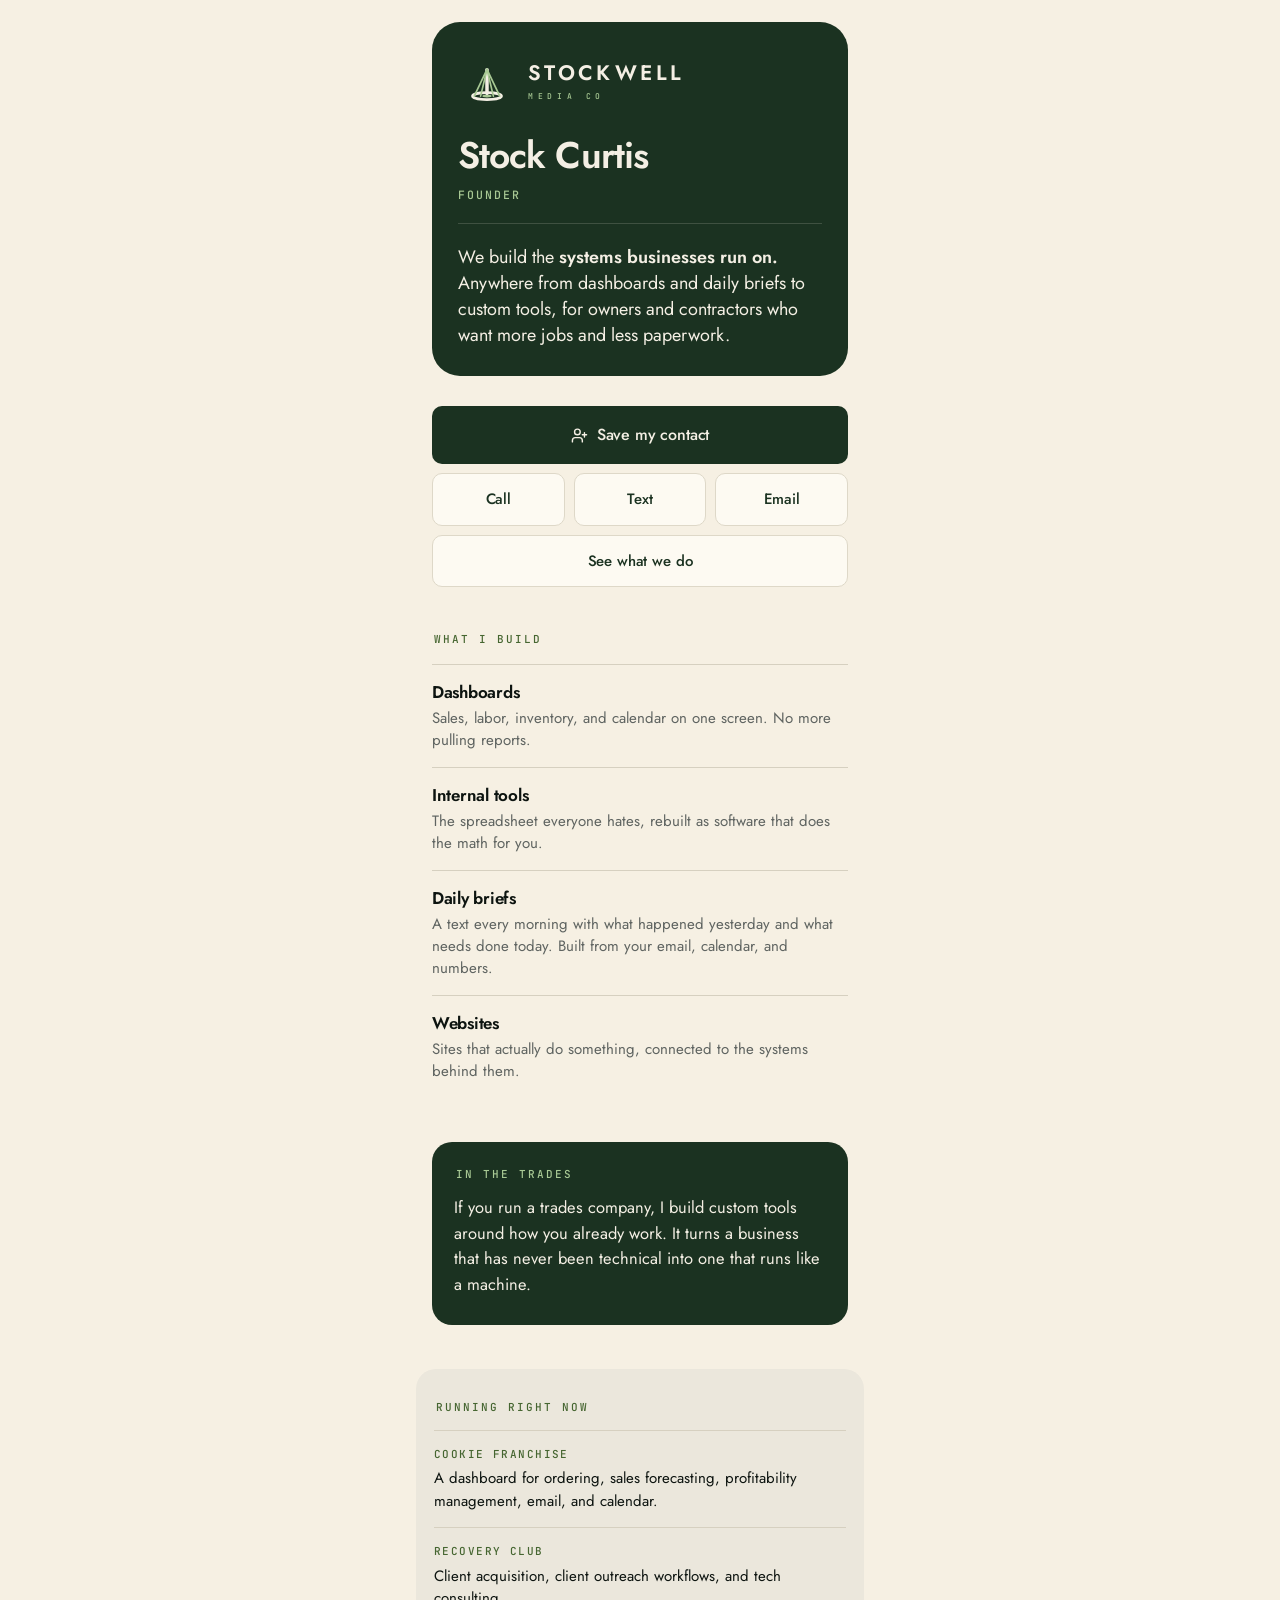
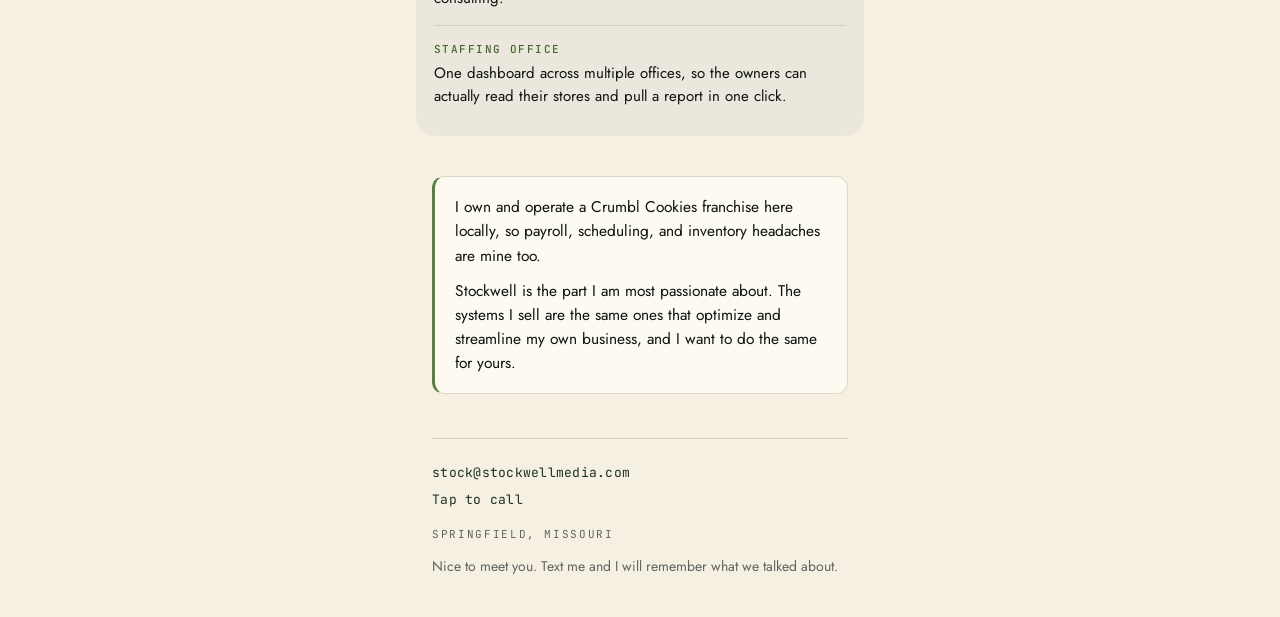
<file: card/index.html>
<html lang="en">
<meta charset="utf-8">
<title>Stock Curtis, Stockwell Media Co</title>
<meta name="viewport" content="width=device-width, initial-scale=1, viewport-fit=cover">
<meta name="theme-color" content="#1b3221">
<meta name="description" content="Stock Curtis, founder of Stockwell Media Co. We build the systems businesses run on: dashboards, daily briefs, and internal tools.">
<meta property="og:title" content="Stock Curtis, Stockwell Media Co">
<meta property="og:description" content="We build the systems businesses run on.">
<meta property="og:type" content="profile">

<style>
@font-face{font-family:'Jost';src:url([data-uri]) format('woff2');font-weight:100 900;font-display:swap;}
@font-face{font-family:'JBMono';src:url([data-uri]) format('woff2');font-weight:100 800;font-display:swap;}

:root{
  --forest:#1b3221; --forest-deep:#122016; --pine:#264a30;
  --sage:#5a8040; --sage-deep:#466631; --sage-light:#a8c994;
  --cream:#f4efe4; --cream-warm:#fdfaf2; --paper:#f6f0e3; --cream-deep:#ebe7dc;
  --ink:#0d1410;
  --muted:#5f6461; --soft:#6f746d; --rule:#d6d0c0; --border:#ded8c8;
  --on-forest-muted:#bcbeb1; --on-forest-soft:#929a8c;
}

*{box-sizing:border-box;}
html{-webkit-text-size-adjust:100%;}
body{
  margin:0; background:var(--paper); color:var(--ink);
  font-family:'Jost',-apple-system,BlinkMacSystemFont,'Segoe UI',sans-serif;
  font-size:16px; line-height:1.5;
  -webkit-font-smoothing:antialiased;
}
a{color:inherit; text-decoration:none;}

.wrap{max-width:460px; margin:0 auto; padding:22px 22px 40px;}

/* ---------- hero ---------- */
.hero{
  position:relative; background:var(--forest); color:var(--cream);
  border-radius:28px; padding:30px 26px 28px;
}
.lockup{display:flex; align-items:center; gap:12px;}
.mark{width:58px; height:58px; display:block; flex:none;}
.wordmark{display:flex; flex-direction:column; gap:8px; padding-top:1px;}
.wm-main{
  font-size:21px; font-weight:600; letter-spacing:0.16em;
  text-transform:uppercase; color:var(--cream); line-height:1;
}
.wm-sub{
  font-family:'JBMono',ui-monospace,monospace; font-size:8px; font-weight:500;
  letter-spacing:0.58em; text-transform:uppercase; color:var(--sage-light); line-height:1;
}
.name{
  font-size:37px; font-weight:600; letter-spacing:-0.025em; line-height:1.05;
  margin:26px 0 0;
}
.role{
  font-family:'JBMono',ui-monospace,monospace; font-size:11.5px; font-weight:500;
  letter-spacing:0.17em; text-transform:uppercase; color:var(--sage-light);
  margin:11px 0 0;
}
.tagline{
  font-size:18px; line-height:1.45; color:var(--cream);
  margin:20px 0 0; padding-top:20px; border-top:1px solid rgba(244,239,228,0.16);
}
.tagline b{font-weight:600;}

/* ---------- actions ---------- */
.actions{margin:30px 0 0;}
.btn{
  display:flex; align-items:center; justify-content:center; gap:9px;
  font-family:'Jost',sans-serif; font-weight:500; font-size:16px; letter-spacing:-0.01em;
  padding:16px 22px; border-radius:10px; border:1px solid transparent;
  width:100%; -webkit-tap-highlight-color:transparent;
}
.btn:active{transform:translateY(1px);}
.btn-primary{background:var(--forest); color:var(--cream);}
.btn-primary svg{width:17px; height:17px; flex:none;}
.row{display:grid; grid-template-columns:repeat(3,1fr); gap:9px; margin-top:9px;}
.btn-wide{margin-top:9px; border-color:var(--sage); color:var(--forest);}
.btn-ghost{
  background:var(--cream-warm); color:var(--forest);
  border-color:var(--border); font-size:15px; padding:14px 8px;
}

/* ---------- sections ---------- */
.eyebrow{
  font-family:'JBMono',monospace; font-size:11px; font-weight:500;
  letter-spacing:0.18em; text-transform:uppercase; color:var(--sage-deep);
  margin:44px 0 16px; padding-left:0.18em;
}
.item{padding:15px 0; border-top:1px solid var(--rule);}
.item h3{font-size:17px; font-weight:600; letter-spacing:-0.015em; margin:0 0 3px;}
.item p{font-size:15px; line-height:1.45; color:var(--muted); margin:0;}

.trades{
  background:var(--forest); border-radius:20px;
  padding:24px 22px 26px; margin:44px 0 0;
}
.trades .eyebrow{color:var(--sage-light); margin:0 0 13px;}
.trades .lead{color:var(--cream);}

.proofs{
  background:var(--cream-deep); border-radius:20px;
  padding:4px 18px 14px; margin:44px -16px 0;
}
.proofs .eyebrow{margin:26px 0 14px;}

.lead{
  font-size:16.5px; line-height:1.55; color:var(--ink); margin:0;
  padding:0 0 2px;
}

/* ---------- proof ---------- */
.proof{border-top:1px solid var(--rule); padding:15px 0 0; margin-top:2px;}
.proof .who{
  font-family:'JBMono',monospace; font-size:11px; font-weight:500;
  letter-spacing:0.13em; text-transform:uppercase; color:var(--sage-deep);
  margin:0 0 5px;
}
.proof p{font-size:15px; line-height:1.5; color:var(--ink); margin:0 0 15px;}

/* ---------- crumbl note ---------- */
.note{
  background:var(--cream-warm); border:1px solid var(--border);
  border-left:3px solid var(--sage);
  border-radius:12px; padding:18px 20px; margin:40px 0 0;
}
.note p{margin:0; font-size:15.5px; line-height:1.55; color:var(--ink);}
.note p + p{margin-top:11px;}

/* ---------- footer ---------- */
.foot{margin:44px 0 0; padding-top:24px; border-top:1px solid var(--rule);}
.foot .line{
  font-family:'JBMono',monospace; font-size:13px; letter-spacing:0.02em;
  color:var(--forest); margin:0 0 8px; display:block;
}
.foot .place{
  font-family:'JBMono',monospace; font-size:11px; letter-spacing:0.15em;
  text-transform:uppercase; color:var(--muted); margin:16px 0 0;
}
.foot .tag{font-size:14px; color:var(--muted); margin:14px 0 0;}

@media (max-width:360px){
  .name{font-size:33px;}
  .btn-ghost{font-size:14px;}
}
</style>

<div class="wrap">

  <header class="hero">
    <div class="lockup">
    <svg class="mark" xmlns="http://www.w3.org/2000/svg" viewBox="0 0 100 100" aria-label="Stockwell Media Co">
      <ellipse cx="50" cy="76" rx="25" ry="6" fill="none" stroke="#f4efe4" stroke-width="4.6"></ellipse>
      <ellipse cx="50" cy="76" rx="8" ry="2.5" fill="#a8c994"></ellipse>
      <rect x="47" y="28" width="6" height="46" rx="2" fill="#f4efe4"></rect>
      <line x1="50" y1="30" x2="28" y2="76" stroke="#a8c994" stroke-width="2.9" stroke-linecap="round"></line>
      <line x1="50" y1="30" x2="39" y2="76" stroke="#a8c994" stroke-width="2.9" stroke-linecap="round"></line>
      <line x1="50" y1="30" x2="61" y2="76" stroke="#a8c994" stroke-width="2.9" stroke-linecap="round"></line>
      <line x1="50" y1="30" x2="72" y2="76" stroke="#a8c994" stroke-width="2.9" stroke-linecap="round"></line>
    </svg>
      <div class="wordmark">
        <span class="wm-main">Stockwell</span>
        <span class="wm-sub">Media Co</span>
      </div>
    </div>

    <h1 class="name">Stock Curtis</h1>
    <p class="role">Founder</p>

    <p class="tagline">We build the <b>systems businesses run on.</b> Anywhere from dashboards and daily briefs to custom tools, for owners and contractors who want more jobs and less paperwork.</p>
  </header>

  <div class="actions">
    <a class="btn btn-primary" href="contact.vcf">
      <svg viewBox="0 0 24 24" fill="none" stroke="currentColor" stroke-width="2" stroke-linecap="round" stroke-linejoin="round" aria-hidden="true">
        <path d="M16 21v-2a4 4 0 0 0-4-4H6a4 4 0 0 0-4 4v2"></path>
        <circle cx="9" cy="7" r="4"></circle>
        <path d="M19 8v6M22 11h-6"></path>
      </svg>
      Save my contact
    </a>
    <div class="row">
      <a class="btn btn-ghost" data-act="tel" href="contact.vcf">Call</a>
      <a class="btn btn-ghost" data-act="sms" href="contact.vcf">Text</a>
      <a class="btn btn-ghost" href="mailto:stock@stockwellmedia.com">Email</a>
    </div>
    <a class="btn btn-ghost btn-wide" href="https://stockwellmedia.com">See what we do</a>
  </div>
  <p class="eyebrow">What I build</p>

  <div class="item">
    <h3>Dashboards</h3>
    <p>Sales, labor, inventory, and calendar on one screen. No more pulling reports.</p>
  </div>
  <div class="item">
    <h3>Internal tools</h3>
    <p>The spreadsheet everyone hates, rebuilt as software that does the math for you.</p>
  </div>
  <div class="item">
    <h3>Daily briefs</h3>
    <p>A text every morning with what happened yesterday and what needs done today. Built from your email, calendar, and numbers.</p>
  </div>
  <div class="item">
    <h3>Websites</h3>
    <p>Sites that actually do something, connected to the systems behind them.</p>
  </div>

  <section class="trades">
  <p class="eyebrow">In the trades</p>

  <p class="lead">If you run a trades company, I build custom tools around how you already work. It turns a business that has never been technical into one that runs like a machine.</p>
  </section>

  <section class="proofs">
  <p class="eyebrow">Running right now</p>

  <div class="proof">
    <p class="who">Cookie franchise</p>
    <p>A dashboard for ordering, sales forecasting, profitability management, email, and calendar.</p>
  </div>
  <div class="proof">
    <p class="who">Recovery club</p>
    <p>Client acquisition, client outreach workflows, and tech consulting.</p>
  </div>
  <div class="proof">
    <p class="who">Staffing office</p>
    <p>One dashboard across multiple offices, so the owners can actually read their stores and pull a report in one click.</p>
  </div>
  </section>

  <div class="note">
    <p>I own and operate a Crumbl Cookies franchise here locally, so payroll, scheduling, and inventory headaches are mine too.</p>
    <p>Stockwell is the part I am most passionate about. The systems I sell are the same ones that optimize and streamline my own business, and I want to do the same for yours.</p>
  </div>
  <footer class="foot">
    <a class="line" href="mailto:stock@stockwellmedia.com">stock@stockwellmedia.com</a>
    <a class="line" data-act="tel" href="contact.vcf">Tap to call</a>
    <p class="place">Springfield, Missouri</p>
    <p class="tag">Nice to meet you. Text me and I will remember what we talked about.</p>
  </footer>

</div>

<script>
(function(){
  var n = "+1" + [816, 797, 2739].join("");
  // iOS wants & before body, everything else wants ?
  var ios = /iPad|iPhone|iPod/.test(navigator.userAgent) ||
            (navigator.platform === "MacIntel" && navigator.maxTouchPoints > 1);
  var body = encodeURIComponent("Hi Stock, my name is ");
  document.querySelectorAll("[data-act]").forEach(function(el){
    el.setAttribute("href", el.dataset.act === "sms"
      ? "sms:" + n + (ios ? "&" : "?") + "body=" + body
      : "tel:" + n);
  });
})();
</script>
</file>
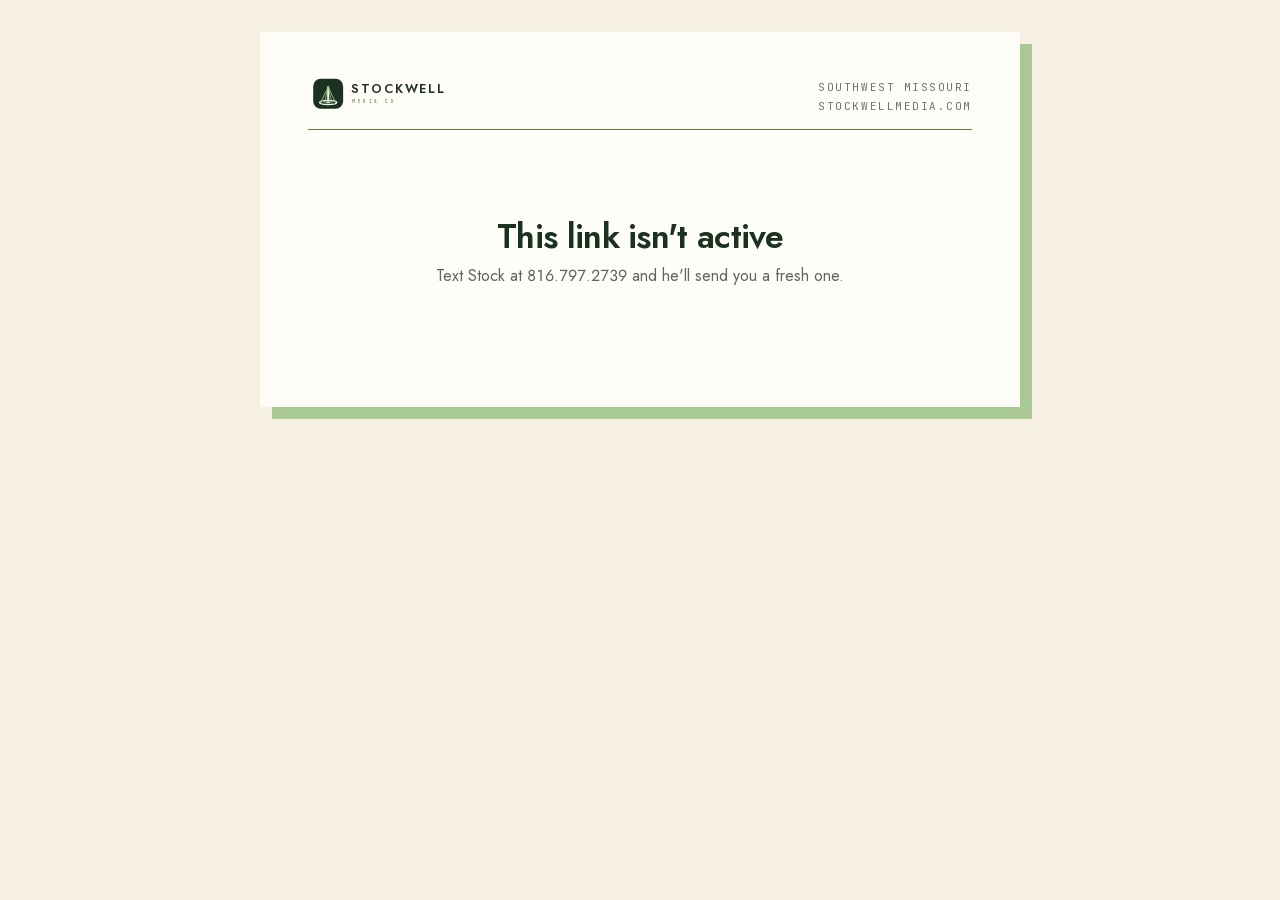
<file: sign/index.html>
<!doctype html>
<html lang="en">
<head>
<meta charset="utf-8"/>
<title>Agreement · Stockwell Media Co</title>
<meta name="viewport" content="width=device-width,initial-scale=1"/>
<meta name="robots" content="noindex,nofollow"/>
<meta http-equiv="Content-Security-Policy" content="default-src 'self'; connect-src https://souugetwznrxjtlasdtb.supabase.co; script-src 'self' 'unsafe-inline'; style-src 'self' 'unsafe-inline'; img-src 'self' data:; font-src 'self'; object-src 'none'; base-uri 'self'; form-action 'none'"/>
<meta name="referrer" content="no-referrer"/>
<meta name="theme-color" content="#1b3221"/>
<link rel="icon" href="../assets/logos/favicon.svg"/>
<link rel="stylesheet" href="../fonts.css"/>
<style>
:root { --forest:#1b3221; --sage:#5a8040; --sage-light:#a8c994; --ink:#0d1410; --muted:#5f6461; --soft:#6f746d; --rule:#d6d0c0; --paper:#f6f0e3; --card:#fffdf8; }
* { box-sizing: border-box; }
html { -webkit-print-color-adjust: exact; print-color-adjust: exact; -webkit-text-size-adjust: 100%; }
body { margin: 0; background: var(--paper); color: var(--ink); font: 400 16px/1.55 Jost, system-ui, sans-serif; font-variant-numeric: tabular-nums; }
main { max-width: 760px; margin: 0 auto; background: var(--card); padding: 40px 48px 48px; box-shadow: 12px 12px 0 var(--sage-light); margin-top: 32px; margin-bottom: 48px; }
.head { display: flex; justify-content: space-between; align-items: flex-end; gap: 16px; padding-bottom: 14px; border-bottom: 1px solid var(--sage); }
.head svg { width: 170px; height: auto; display: block; }
.mono { font-family: "JetBrains Mono", ui-monospace, monospace; }
.head .meta { font: 400 11px/1.7 "JetBrains Mono", monospace; letter-spacing: .14em; text-transform: uppercase; color: var(--soft); text-align: right; }
h1 { font: 600 34px/1.1 Jost; letter-spacing: -.02em; color: var(--forest); margin: 28px 0 8px; }
.parties { color: var(--muted); margin: 0 0 8px; }
.parties strong { color: var(--ink); font-weight: 600; }
h2 { display: grid; grid-template-columns: 2em 1fr; font: 600 19px/1.3 Jost; color: var(--forest); margin: 28px 0 8px; }
h2 .n { font: 400 13px "JetBrains Mono", monospace; color: var(--sage); padding-top: 4px; }
.sec { padding-left: 2em; }
p { margin: 0 0 10px; }
ul { margin: 0 0 10px; padding-left: 1.2em; }
li { margin-bottom: 5px; }
li::marker { color: var(--sage); }
strong { font-weight: 600; }
.lbl { font: 400 11px "JetBrains Mono", monospace; letter-spacing: .14em; text-transform: uppercase; color: var(--soft); margin: 14px 0 4px; }

.opts { margin: 6px 0 12px; border-top: 1px solid rgba(13,20,16,.1); }
.opt { display: grid; grid-template-columns: 30px 1fr auto; gap: 0 10px; align-items: start; padding: 12px 4px; border-bottom: 1px solid rgba(13,20,16,.1); cursor: pointer; }
.opt input { appearance: none; -webkit-appearance: none; width: 20px; height: 20px; margin: 3px 0 0; border: 1.5px solid var(--forest); border-radius: 4px; display: grid; place-items: center; cursor: pointer; }
.opt input:checked { background: var(--forest); }
.opt input:checked::after { content: ""; width: 10px; height: 6px; border: 2px solid var(--paper); border-top: 0; border-right: 0; transform: translateY(-1px) rotate(-45deg); }
.opt input:focus-visible { outline: 3px solid rgba(90,128,64,.45); outline-offset: 2px; }
.opt b { font-weight: 600; }
.opt small { display: block; color: var(--muted); font-size: 14px; line-height: 1.45; margin-top: 2px; }
.opt .amt { font: 400 15px "JetBrains Mono", monospace; color: var(--forest); white-space: nowrap; padding-top: 1px; }
.opt.on { background: rgba(168,201,148,.18); }
.opt.off { display: none; }
.signed-view .opt { cursor: default; }

.sigwrap { margin-top: 36px; padding-top: 24px; border-top: 1px solid var(--sage); }
.sides { display: grid; grid-template-columns: 1fr 1fr; gap: 28px; }
.side .role { font: 400 11px "JetBrains Mono", monospace; letter-spacing: .18em; text-transform: uppercase; color: var(--sage); }
.side .party { font: 600 17px Jost; color: var(--forest); margin: 4px 0 12px; }
.side .party small { display: block; font: 400 14px Jost; color: var(--muted); }
.typed { font: 400 15px Jost; border-bottom: 1px solid var(--ink); padding: 6px 0 4px; min-height: 34px; }
.cap { font: 400 10.5px "JetBrains Mono", monospace; letter-spacing: .14em; text-transform: uppercase; color: var(--soft); margin: 4px 0 14px; }
label.f { display: block; }
label.f span { display: block; font: 400 11px "JetBrains Mono", monospace; letter-spacing: .14em; text-transform: uppercase; color: var(--soft); margin-bottom: 4px; }
input.t { width: 100%; font: 400 17px Jost; color: var(--ink); background: #fff; border: 1px solid var(--rule); border-radius: 8px; padding: 11px 12px; margin-bottom: 14px; }
input.t:focus { outline: 3px solid rgba(90,128,64,.35); border-color: var(--sage); }
.pad { -webkit-user-select: none; user-select: none; -webkit-touch-callout: none; position: relative; border: 1.5px dashed var(--sage); border-radius: 10px; background: #fff; height: 170px; touch-action: none; }
.pad canvas { position: absolute; inset: 0; width: 100%; height: 100%; touch-action: none; cursor: crosshair; }
.pad .hint { position: absolute; left: 14px; right: 14px; bottom: 34px; border-bottom: 1px solid var(--rule); pointer-events: none; }
.pad .x { position: absolute; left: 14px; bottom: 38px; color: var(--soft); font: 400 18px Jost; pointer-events: none; }
.pad .ph { position: absolute; inset: 0; display: grid; place-items: center; color: var(--soft); font-size: 15px; pointer-events: none; }
.padrow { display: flex; justify-content: space-between; align-items: center; margin: 6px 0 16px; }
.linkbtn { background: none; border: 0; color: var(--sage); font: 500 14px Jost; padding: 10px 0; cursor: pointer; text-decoration: underline; text-underline-offset: 3px; }
.agree { display: grid; grid-template-columns: 26px 1fr; gap: 8px; align-items: start; font-size: 15px; color: var(--muted); margin: 4px 0 18px; cursor: pointer; }
.agree input { width: 20px; height: 20px; margin: 2px 0 0; accent-color: var(--forest); }
.btn { display: block; width: 100%; background: var(--forest); color: var(--paper); border: 0; border-radius: 10px; font: 600 18px Jost; padding: 16px; cursor: pointer; }
.btn.wait { opacity: .5; }
.btn:disabled { opacity: .6; cursor: progress; }
.btn.ghost { background: transparent; color: var(--forest); border: 1.5px solid var(--forest); }
.err { color: #9b2c1f; font-size: 15px; min-height: 1.4em; margin: 10px 0 0; }
.sigimg { display: block; width: 100%; max-width: 320px; height: auto; border-bottom: 1px solid var(--ink); }
.stamp { display: inline-block; margin: 26px 0 6px; font: 400 11px "JetBrains Mono", monospace; letter-spacing: .14em; text-transform: uppercase; color: var(--forest); background: rgba(168,201,148,.35); padding: 6px 10px; border-radius: 4px; }
.audit { font-size: 13px; color: var(--soft); margin-top: 18px; }
.center { text-align: center; padding: 60px 0; color: var(--muted); }
.actions { display: flex; gap: 12px; margin-top: 22px; }
.actions .btn { flex: 1; }
.pay { margin: 4px 0 30px; padding: 20px 20px 18px; background: #f2f6ec; border: 1px solid var(--sage-light); border-radius: 12px; }
.pay h3 { font: 600 22px/1.2 Jost; color: var(--forest); margin: 2px 0 12px; }
.pay .lbl { margin-top: 0; }
.pay .row { display: flex; justify-content: space-between; gap: 12px; padding: 7px 0; border-bottom: 1px solid rgba(13,20,16,.1); }
.pay .row span:last-child { font-family: "JetBrains Mono", monospace; color: var(--forest); white-space: nowrap; }
.pay .row.total { border-bottom: 0; font-weight: 600; }
.pay .then { color: var(--muted); font-size: 15px; margin: 6px 0 16px; }
.pay .how { color: var(--muted); font-size: 14px; margin: 12px 0 0; text-align: center; }
.pay.done h3 { margin-bottom: 4px; }
.pay.done p { color: var(--muted); margin: 0; }
.test { background: #fdf1c7; color: #6a5300; font: 400 12px "JetBrains Mono", monospace; letter-spacing: .1em; text-transform: uppercase; text-align: center; padding: 8px; }

@media (max-width: 640px) {
  body { font-size: 16px; }
  main { margin: 0; padding: 22px 16px 32px; box-shadow: none; }
  .head svg { width: 140px; }
  .head .meta { font-size: 9.5px; }
  h1 { font-size: 28px; margin-top: 22px; }
  h2 { grid-template-columns: 1.6em 1fr; font-size: 18px; }
  .sec { padding-left: 0; }
  .sides { grid-template-columns: 1fr; gap: 30px; }
  .side.you { order: -1; }
}
@media print {
  @page { size: letter; margin: .6in .7in; }
  body { background: #fff; font-size: 10pt; }
  main { box-shadow: none; margin: 0; padding: 0; max-width: none; }
  .actions, .no-print, .test { display: none !important; }
  h2 { break-after: avoid; }
  .sigwrap { break-inside: avoid; }
  .opt { padding: 6px 4px; }
}
</style>
</head>
<body>
<div id="test" class="test" hidden>Test copy, not a real agreement</div>
<main>
  <header class="head"><svg role="img" aria-label="Stockwell Media Co" xmlns="http://www.w3.org/2000/svg" viewBox="0 0 430 110" width="430" height="110">
<g transform="translate(8,12) scale(0.86)"><rect x="6" y="6" width="88" height="88" rx="22" fill="#1b3221"></rect><ellipse cx="50" cy="76" rx="25" ry="6" fill="none" stroke="#f4efe4" stroke-width="4"></ellipse><ellipse cx="50" cy="76" rx="8" ry="2.5" fill="#a8c994"></ellipse><rect x="47" y="28" width="6" height="46" rx="2" fill="#f4efe4"></rect><line x1="50" y1="30" x2="28" y2="76" stroke="#a8c994" stroke-width="2.4" stroke-linecap="round"></line><line x1="50" y1="30" x2="39" y2="76" stroke="#a8c994" stroke-width="2.4" stroke-linecap="round"></line><line x1="50" y1="30" x2="61" y2="76" stroke="#a8c994" stroke-width="2.4" stroke-linecap="round"></line><line x1="50" y1="30" x2="72" y2="76" stroke="#a8c994" stroke-width="2.4" stroke-linecap="round"></line></g>
<text x="110" y="52" font-family="Jost, sans-serif" font-weight="600" font-size="32" letter-spacing="4.6" fill="#1b3221">STOCKWELL</text>
<text x="112" y="78" font-family="'JetBrains Mono', monospace" font-weight="500" font-size="11" letter-spacing="6.4" fill="#5a8040">MEDIA CO</text>
</svg><div class="meta">Southwest Missouri<br>stockwellmedia.com</div></header>
  <div id="app"><p class="center">Loading your agreement…</p></div>
</main>

<script>
(() => {
  const API = "https://souugetwznrxjtlasdtb.supabase.co/rest/v1/rpc/";
  const KEY = "sb_publishable_fkxD7LUIQ7aWPRKEGC-yGw_W5XoZVaA";
  const token = new URLSearchParams(location.search).get("k") || "";
  const app = document.getElementById("app");
  const esc = s => String(s ?? "").replace(/[&<>"']/g, c => ({ "&": "&amp;", "<": "&lt;", ">": "&gt;", '"': "&quot;", "'": "&#39;" }[c]));
  const money = n => "$" + Number(n).toLocaleString("en-US");
  const fmtDate = d => new Date(d).toLocaleDateString("en-US", { timeZone: "America/Chicago", month: "long", day: "numeric", year: "numeric" });
  const fmtTime = d => new Date(d).toLocaleString("en-US", { timeZone: "America/Chicago", month: "long", day: "numeric", year: "numeric", hour: "numeric", minute: "2-digit" }) + " CT";

  async function rpc(fn, body) {
    const r = await fetch(API + fn, { method: "POST", headers: { "Content-Type": "application/json", apikey: KEY, Authorization: "Bearer " + KEY }, body: JSON.stringify(body) });
    if (!r.ok) throw new Error("http " + r.status);
    return r.json();
  }

  function optRows(list, name, chosen, signed) {
    return '<div class="opts">' + list.map(o => {
      const on = chosen === o.id;
      const price = name === "build" ? money(o.price) : esc(o.price);
      return `<label class="opt${on ? " on" : ""}${signed && !on ? " off" : ""}"><input type="radio" name="${name}" value="${esc(o.id)}"${on ? " checked" : ""}${signed ? " disabled" : ""}><span><b>${esc(o.name)}</b><small>${esc(o.desc)}</small></span><span class="amt">${price}</span></label>`;
    }).join("") + "</div>";
  }

  function agreementHTML(t, choices, signed) {
    const m = money(t.monthly);
    return `
<h1>Website Agreement</h1>
<p class="parties">Between <strong>Stocks Garage and Media LLC</strong>, a Missouri limited liability company doing business as Stockwell Media Co ("Stockwell", "we"), and <strong>${esc(t.client)}</strong>, ${esc(t.address)} ("you"). This agreement starts on the date you sign it.</p>

<h2><span class="n">1</span>What we're building</h2>
<div class="sec"><p>A website for ${esc(t.client)} that works on phones and computers: your menu, hours, location and directions, photos, and a button to call in an order. Before it goes live you get a private preview link, and changes before launch are included. We aim to launch within ${t.launch_days} days of signing, once you've approved the preview.</p></div>

<h2><span class="n">2</span>Build price</h2>
<div class="sec"><p>${signed ? "Chosen option. The build fee is due at signing." : "Pick one. The build fee is due when you sign."}</p>${optRows(t.build, "build", choices.build, signed)}</div>

<h2><span class="n">3</span>Monthly plan: ${m} a month</h2>
<div class="sec">
<p>Starts the month the site launches. It covers:</p>
<ul>
<li>Hosting, security certificate, and keeping the site up and working</li>
<li>Your web address (domain), registered in your name. We pay the yearly domain fee for you</li>
<li>Menu, price, hours and photo changes. Text or email us and we make them within 2 business days</li>
<li>Keeping your Google Business listing matched to the site</li>
</ul>
<p>Not included: a redesign, new pages or features, ads, or social media. We'll quote those separately if you ever want them.</p>
<p class="lbl">How you'd like to pay</p>
${optRows(t.pay, "pay", choices.pay, signed)}
<p>We take card, ACH or check. If a payment is more than 15 days late, we'll let you know, and if it's still unpaid 10 days after that we may take the site offline until it's caught up.</p>
</div>

<h2><span class="n">4</span>How long, and how to cancel</h2>
<div class="sec"><ul>
<li>The monthly plan has a <strong>${t.minimum_months}-month minimum</strong>, counted from launch.</li>
<li>After ${t.minimum_months} months it goes <strong>month to month</strong>. Either of us can cancel with ${t.notice_days} days' notice by text or email.</li>
<li>If you cancel before the ${t.minimum_months} months are up, the remaining months of the minimum are still due.</li>
<li>Prepaid months are not refunded.</li>
</ul></div>

<h2><span class="n">5</span>What's yours</h2>
<div class="sec"><ul>
<li>Your domain, your Google listing, your name, logo, menu and photos are yours, now and after you cancel.</li>
<li>If you cancel, we transfer the domain to you. The site itself comes down at the end of your notice period, unless you buy the site files for a one-time <strong>${money(t.buyout)}</strong> and host them anywhere you like.</li>
<li>We may show the site in our portfolio.</li>
</ul></div>

<h2><span class="n">6</span>Your part</h2>
<div class="sec"><p>Tell us when your menu, prices or hours change, and make sure anything you give us (photos, logos, text) is yours to use. You're responsible for your menu prices and the claims on your site being accurate.</p></div>

<h2><span class="n">7</span>The fine print</h2>
<div class="sec"><p>We'll do the work carefully and fix anything that breaks on our end. Every website can occasionally go down for reasons outside our control, like a server or internet outage. If that happens, we'll stay on it until it's back up and keep you updated, but we're not responsible for outages outside our control. We're also not responsible for lost sales or business. Our total responsibility under this agreement is capped at what you paid us in the 6 months before the problem. Missouri law applies, and any dispute goes to court in Greene County, Missouri. This is our whole agreement; any change has to be agreed in writing, and text or email counts. Signing electronically counts the same as signing on paper.</p></div>`;
  }

  function stockwellSide(issued) {
    return `<div class="side"><div class="role">Stockwell</div><div class="party">Stocks Garage and Media LLC<small>d/b/a Stockwell Media Co</small></div>
<div class="typed">Stock Curtis, Founder</div><div class="cap">Signed for Stockwell</div>
<div class="typed">${fmtDate(issued)}</div><div class="cap">Date issued</div></div>`;
  }

  function renderInvalid() {
    app.innerHTML = `<div class="center"><h1>This link isn't active</h1><p>Text Stock at 816.797.2739 and he'll send you a fresh one.</p></div>`;
  }

  const FN = "https://souugetwznrxjtlasdtb.supabase.co/functions/v1/stockwell-pay";
  // 1st of the month after signed_at + launch_days (stockwell-pay bills the monthly plan from this date)
  function firstBill(signedAt, days) {
    const d = new Date(new Date(signedAt).getTime() + (days || 14) * 864e5);
    return new Date(Date.UTC(d.getUTCFullYear(), d.getUTCMonth() + 1, 1, 15));
  }
  const justPaid = new URLSearchParams(location.search).get("paid") === "1";
  const justUpdated = new URLSearchParams(location.search).get("updated") === "1";
  let polls = 0;

  function payBox(d) {
    const s = d.signed, t = d.terms;
    const build = t.build.find(b => b.id === s.choices.build), pay = t.pay.find(p => p.id === s.choices.pay);
    if (!build || !pay) return "";
    if (d.pay_status === "past_due") {
      if (justUpdated) return `<div class="pay done no-print"><h3>Thanks, we got your new payment method</h3><p>We're retrying the payment now. This page will update once it goes through.</p></div>`;
      return `<div class="pay no-print" id="paybox"><div class="lbl">Action needed</div><h3>Your monthly payment didn't go through</h3>
<p class="then">Your card or bank declined the ${money(t.monthly)} website plan payment. Update your payment method and we'll retry it right away.</p>
<button class="btn" id="paynow" data-action="update_payment">Update payment method</button><p class="err" id="payerr" role="alert"></p>
<p class="how">Card, bank, or Apple Pay on a secure page. Questions? Text Stock at 816.797.2739.</p></div>`;
    }
    if (d.pay_status === "paid") return `<div class="pay done no-print"><h3>Paid. Thank you!</h3><p>You're all set. We'll send your preview link soon.</p></div>`;
    if (d.pay_status === "processing") return `<div class="pay done no-print"><h3>Payment received</h3><p>Bank payments take about 4 business days to clear. Nothing else to do.</p></div>`;
    if (justPaid && polls < 6) return `<div class="pay done no-print"><h3>Payment received</h3><p>Confirming with the bank…</p></div>`;
    const num = v => Number(String(v).replace(/[^0-9.]/g, ""));
    const monthly = pay.id === "monthly";
    const total = num(build.price) + (monthly ? 0 : num(pay.price));
    const rows = `<div class="row"><span>${esc(build.name)}</span><span>${money(num(build.price))}</span></div>`
      + (monthly ? "" : `<div class="row"><span>${esc(pay.name)}</span><span>${money(num(pay.price))}</span></div>`)
      + `<div class="row total"><span>Due today</span><span>${money(total)}</span></div>`;
    const then = monthly
      ? `<p class="then">Then ${money(t.monthly)} a month, paid automatically on the 1st, starting ${esc(fmtDate(firstBill(s.signed_at, t.launch_days)))}.</p>`
      : `<p class="then">Covers your build and ${parseInt(pay.id, 10) || ""} months of the monthly plan. After that it's $${t.monthly} a month on the same card or bank account, unless you cancel or prepay again.</p>`;
    return `<div class="pay no-print" id="paybox"><div class="lbl">Last step</div><h3>Pay to get started</h3>${rows}${then}
<button class="btn" id="paynow">Pay now</button><p class="err" id="payerr" role="alert"></p>
<p class="how">Pay by bank, card, or Apple Pay on a secure checkout page. Paying by bank is preferred.</p></div>`;
  }

  function wirePay() {
    const b = document.getElementById("paynow");
    if (!b) return;
    b.onclick = async () => {
      const action = b.dataset.action, label = b.textContent;
      b.disabled = true; b.textContent = "Opening secure page…"; document.getElementById("payerr").textContent = "";
      try {
        const r = await fetch(FN, { method: "POST", headers: { "Content-Type": "application/json", apikey: KEY, Authorization: "Bearer " + KEY }, body: JSON.stringify(action ? { token, action } : { token }) });
        const d = await r.json();
        if (d.url) { location.href = d.url; return; }
        if (d.status === "paid" || d.status === "processing") return load();
        if (d.status === "canceled") { b.disabled = false; b.textContent = label; document.getElementById("payerr").textContent = "Your plan needs to be restarted by us. Text Stock at 816.797.2739 and he'll sort it out."; return; }
        throw new Error(d.status);
      } catch (e) {
        b.disabled = false; b.textContent = label;
        document.getElementById("payerr").textContent = "Checkout didn't open. Check your connection and try again, or text Stock at 816.797.2739.";
      }
    };
  }

  function renderSigned(d) {
    const s = d.signed, t = d.terms;
    document.title = "Signed agreement · Stockwell Media Co";
    app.innerHTML = `<div class="signed-view">
${payBox(d)}<span class="stamp">Signed ${esc(fmtTime(s.signed_at))}</span>
${agreementHTML(t, s.choices, true)}
<div class="sigwrap"><div class="sides">
${stockwellSide(d.issued)}
<div class="side"><div class="role">You</div><div class="party">${esc(s.business || t.client)}</div>
<img class="sigimg" alt="Signature of ${esc(s.name)}" src="${esc(s.signature)}">
<div class="cap">Signature</div>
<div class="typed">${esc(s.name)}${s.title ? ", " + esc(s.title) : ""}</div><div class="cap">Name and title</div>
<div class="typed">${esc(fmtDate(s.signed_at))}</div><div class="cap">Date</div></div>
</div>
<p class="audit">Signed electronically at stockwellmedia.com on ${esc(fmtTime(s.signed_at))}. Agreement ID ${esc(token)}.</p>
</div>
<div class="actions"><button class="btn" id="print">Save a copy (PDF)</button></div>
</div>`;
    document.getElementById("print").onclick = () => window.print();
    wirePay();
    // back from checkout before the webhook landed: re-check a few times
    if (((justPaid && !d.pay_status) || (justUpdated && d.pay_status === "past_due")) && polls < 6) { polls++; setTimeout(load, 2500); }
  }

  function renderOpen(d) {
    const t = d.terms;
    app.innerHTML = `<div id="doc">${agreementHTML(t, {}, false)}</div>
<div class="sigwrap"><div class="sides">
${stockwellSide(d.issued)}
<div class="side you"><div class="role">You</div><div class="party">Sign here</div>
<label class="f"><span>Business legal name</span><input class="t" id="biz" value="${esc(t.client)}" autocomplete="organization"></label>
<label class="f"><span>Your full name</span><input class="t" id="name" autocomplete="name" placeholder="First and last name"></label>
<label class="f"><span>Your title</span><input class="t" id="title" placeholder="Owner"></label>
<div class="lbl" style="margin-top:2px">Sign with your finger</div>
<div class="pad" id="pad"><canvas id="cv"></canvas><span class="hint"></span><span class="x">×</span><span class="ph" id="ph">Sign here</span></div>
<div class="padrow"><span class="cap" style="margin:0">Signature</span><button type="button" class="linkbtn" id="clear">Clear</button></div>
<label class="agree"><input type="checkbox" id="ok"><span>I've read this agreement, I agree to it, and I agree to sign it electronically.</span></label>
<button class="btn wait" id="sign">Sign agreement</button>
<p class="err" id="err" role="alert"></p>
</div></div></div>`;

    const $ = id => document.getElementById(id);
    const cv = $("cv"), ctx = cv.getContext("2d");
    let ink = 0, drawing = false, last = null;
    function size() {
      const r = cv.getBoundingClientRect(), dpr = Math.max(1, window.devicePixelRatio || 1);
      const prev = ink ? cv.toDataURL() : null;
      cv.width = Math.round(r.width * dpr); cv.height = Math.round(r.height * dpr);
      ctx.setTransform(dpr, 0, 0, dpr, 0, 0);
      ctx.lineWidth = 2.6; ctx.lineCap = "round"; ctx.lineJoin = "round"; ctx.strokeStyle = "#0d1410";
      if (prev) { const im = new Image(); im.onload = () => ctx.drawImage(im, 0, 0, r.width, r.height); im.src = prev; }
    }
    size();
    window.addEventListener("resize", size);
    const pt = e => { const r = cv.getBoundingClientRect(); return { x: e.clientX - r.left, y: e.clientY - r.top }; };
    cv.addEventListener("pointerdown", e => { e.preventDefault(); cv.setPointerCapture(e.pointerId); drawing = true; last = pt(e); ctx.beginPath(); ctx.arc(last.x, last.y, 1.2, 0, Math.PI * 2); ctx.fillStyle = "#0d1410"; ctx.fill(); $("ph").hidden = true; });
    cv.addEventListener("pointermove", e => {
      if (!drawing) return; e.preventDefault();
      const p = pt(e); ctx.beginPath(); ctx.moveTo(last.x, last.y); ctx.lineTo(p.x, p.y); ctx.stroke();
      ink += Math.hypot(p.x - last.x, p.y - last.y); last = p; check();
    });
    const end = () => { drawing = false; };
    cv.addEventListener("pointerup", end); cv.addEventListener("pointercancel", end);
    $("clear").onclick = () => { ctx.clearRect(0, 0, cv.width, cv.height); ink = 0; $("ph").hidden = false; check(); };

    const chosen = n => (document.querySelector(`input[name="${n}"]:checked`) || {}).value;
    document.querySelectorAll(".opt input").forEach(i => i.addEventListener("change", () => {
      document.querySelectorAll(`input[name="${i.name}"]`).forEach(x => x.closest(".opt").classList.toggle("on", x.checked)); check();
    }));
    function missing() {
      if (!chosen("build")) return "Pick a build option in section 2.";
      if (!chosen("pay")) return "Pick how you'd like to pay in section 3.";
      if ($("name").value.trim().length < 2) return "Type your full name.";
      if (ink < 60) return "Sign in the box with your finger.";
      if (!$("ok").checked) return "Tick the box to agree.";
      return "";
    }
    function check() { $("sign").classList.toggle("wait", !!missing()); if (!missing()) $("err").textContent = ""; }
    ["name", "title", "biz"].forEach(id => $(id).addEventListener("input", check));
    $("ok").addEventListener("change", check);

    $("sign").onclick = async () => {
      const m = missing(); if (m) { $("err").textContent = m; return; }
      $("sign").disabled = true; $("sign").textContent = "Signing…"; $("err").textContent = "";
      const choices = { build: chosen("build"), pay: chosen("pay") };
      // snapshot of exactly what was on screen, with the picks marked
      const snap = document.getElementById("doc").cloneNode(true);
      snap.querySelectorAll(".opt").forEach(o => { if (!o.querySelector("input").checked) o.remove(); });
      try {
        const r = await rpc("stockwell_agreement_sign", {
          p_token: token, p_name: $("name").value, p_title: $("title").value, p_business: $("biz").value,
          p_choices: choices, p_signature: cv.toDataURL("image/png"), p_html: snap.innerHTML, p_ua: navigator.userAgent
        });
        if (r.status === "signed" || r.status === "already_signed") { window.scrollTo(0, 0); return load(); }
        throw new Error(r.error || r.status);
      } catch (e) {
        $("sign").disabled = false; $("sign").textContent = "Sign agreement";
        $("err").textContent = "That didn't go through. Check your connection and tap Sign again, or text Stock at 816.797.2739.";
      }
    };
  }

  async function load() {
    if (!token) return renderInvalid();
    document.getElementById("test").hidden = !token.startsWith("test-");
    try {
      const d = await rpc("stockwell_agreement_get", { p_token: token });
      if (d.status === "signed") renderSigned(d);
      else if (d.status === "open") renderOpen(d);
      else renderInvalid();
    } catch (e) {
      app.innerHTML = `<div class="center"><p>Couldn't load the agreement. Check your connection and refresh.</p></div>`;
    }
  }
  load();
})();
</script>
</body>
</html>
</file>
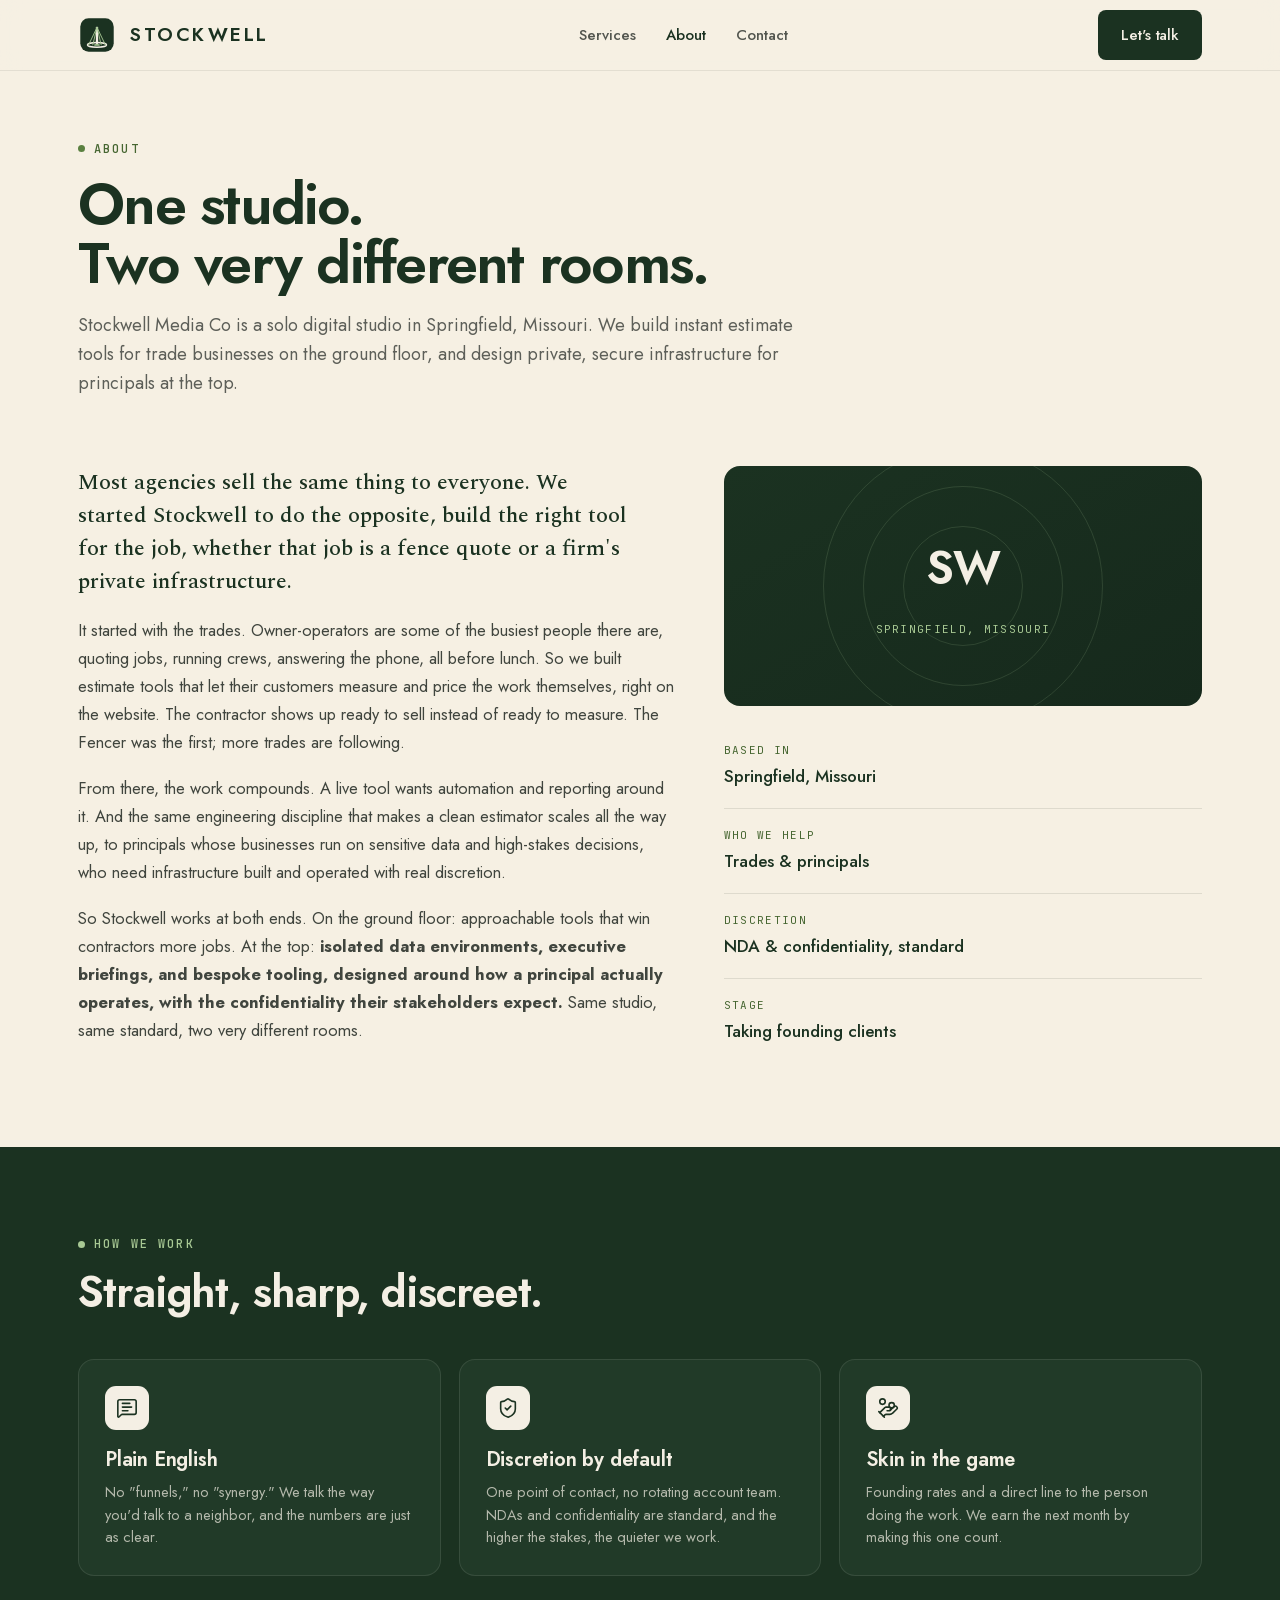
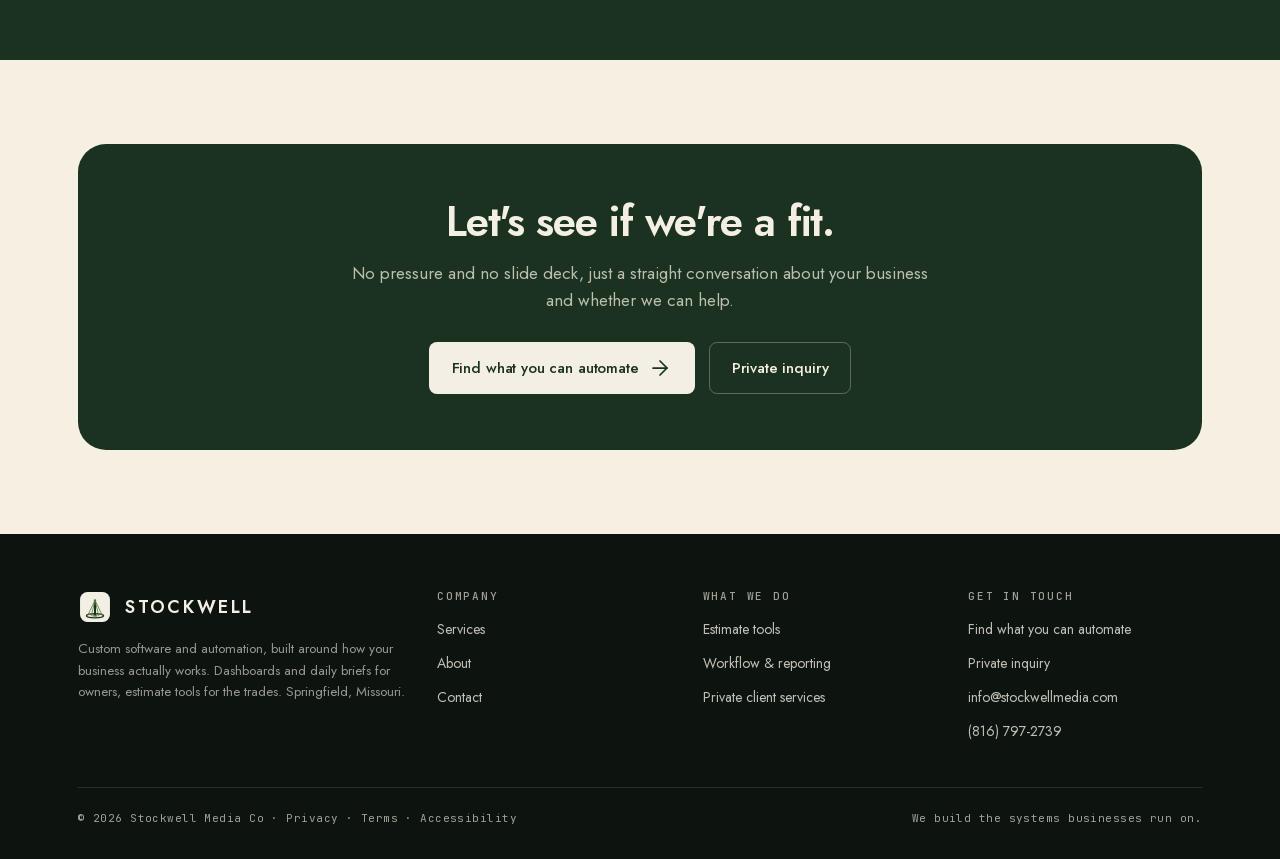
<file: about.html>
<!doctype html>
<html lang="en">
<head>
<meta charset="utf-8"/>
<title>About · Stockwell Media Co</title>
<meta name="viewport" content="width=device-width,initial-scale=1"/>
<meta http-equiv="Content-Security-Policy" content="default-src 'self'; connect-src 'self' https://gzcfawhglecmfxnwfjej.supabase.co; script-src 'self' 'unsafe-inline'; style-src 'self' 'unsafe-inline'; img-src 'self' data:; font-src 'self'; object-src 'none'; base-uri 'self'; form-action 'self'"/>
<meta name="referrer" content="strict-origin-when-cross-origin"/>
<link rel="icon" href="assets/logos/favicon.svg"/>
<meta name="description" content="Stockwell Media Co is a systems studio in Springfield, Missouri, building the tools and reporting businesses run on."/>
<meta name="theme-color" content="#1b3221"/>
<link rel="apple-touch-icon" href="apple-touch-icon.png"/>
<link rel="canonical" href="https://stockwellmedia.com/about.html"/>
<meta property="og:type" content="website"/>
<meta property="og:site_name" content="Stockwell Media Co"/>
<meta property="og:title" content="About · Stockwell Media Co"/>
<meta property="og:description" content="Stockwell Media Co is a systems studio in Springfield, Missouri, building the tools and reporting businesses run on."/>
<meta property="og:url" content="https://stockwellmedia.com/about.html"/>
<meta property="og:image" content="https://stockwellmedia.com/assets/og.png"/>
<meta property="og:image:width" content="1200"/>
<meta property="og:image:height" content="630"/>
<meta property="og:image:alt" content="Stockwell Media Co. We build the systems businesses run on."/>
<meta name="twitter:card" content="summary_large_image"/>
<link rel="stylesheet" href="styles.css"/>
<link rel="stylesheet" href="site.css"/>
</head>
<body>

<header class="nav">
  <div class="container nav-in">
    <a class="brand" href="index.html">
      <svg width="38" height="38" viewBox="0 0 100 100" aria-hidden="true">
        <rect x="6" y="6" width="88" height="88" rx="22" fill="#1b3221"/>
        <ellipse cx="50" cy="76" rx="25" ry="6" fill="none" stroke="#f4efe4" stroke-width="4"/>
        <ellipse cx="50" cy="76" rx="8" ry="2.5" fill="#a8c994"/>
        <rect x="47" y="28" width="6" height="46" rx="2" fill="#f4efe4"/>
        <line x1="50" y1="30" x2="28" y2="76" stroke="#a8c994" stroke-width="2.4" stroke-linecap="round"/>
        <line x1="50" y1="30" x2="39" y2="76" stroke="#a8c994" stroke-width="2.4" stroke-linecap="round"/>
        <line x1="50" y1="30" x2="61" y2="76" stroke="#a8c994" stroke-width="2.4" stroke-linecap="round"/>
        <line x1="50" y1="30" x2="72" y2="76" stroke="#a8c994" stroke-width="2.4" stroke-linecap="round"/>
      </svg>
      <span class="name">STOCKWELL</span>
    </a>
    <nav class="nav-links">
      <a href="services.html">Services</a>
      <a href="about.html" class="active">About</a>
      <a href="contact.html">Contact</a>
    </nav>
    <div class="nav-cta">
      <a href="contact.html" class="btn btn-primary">Let's talk</a>
    </div>
  </div>
</header>

<!-- PAGE HEAD -->
<section class="page-head">
  <div class="container">
    <span class="eyebrow">About</span>
    <h1>One studio.<br/>Two very different rooms.</h1>
    <p>Stockwell Media Co is a solo digital studio in Springfield, Missouri. We build instant estimate tools for trade businesses on the ground floor, and design private, secure infrastructure for principals at the top.</p>
  </div>
</section>

<!-- STORY -->
<section class="section" style="padding-top:40px;">
  <div class="container contact-grid">
    <div class="prose">
      <p class="lead">Most agencies sell the same thing to everyone. We started Stockwell to do the opposite, build the right tool for the job, whether that job is a fence quote or a firm's private infrastructure.</p>
      <p>It started with the trades. Owner-operators are some of the busiest people there are, quoting jobs, running crews, answering the phone, all before lunch. So we built estimate tools that let their customers measure and price the work themselves, right on the website. The contractor shows up ready to sell instead of ready to measure. The Fencer was the first; more trades are following.</p>
      <p>From there, the work compounds. A live tool wants automation and reporting around it. And the same engineering discipline that makes a clean estimator scales all the way up, to principals whose businesses run on sensitive data and high-stakes decisions, who need infrastructure built and operated with real discretion.</p>
      <p>So Stockwell works at both ends. On the ground floor: approachable tools that win contractors more jobs. At the top: <strong>isolated data environments, executive briefings, and bespoke tooling, designed around how a principal actually operates, with the confidentiality their stakeholders expect.</strong> Same studio, same standard, two very different rooms.</p>
    </div>
    <div>
      <div class="mock-brand" style="margin-bottom:18px;">
        <div class="ring" style="width:120px;height:120px;"></div>
        <div class="ring" style="width:200px;height:200px;"></div>
        <div class="ring" style="width:280px;height:280px;"></div>
        <div class="mono">SW</div>
        <div class="cap">Springfield, Missouri</div>
      </div>
      <div class="contact-item"><div class="k">Based in</div><div class="v">Springfield, Missouri</div></div>
      <div class="contact-item"><div class="k">Who we help</div><div class="v">Trades &amp; principals</div></div>
      <div class="contact-item"><div class="k">Discretion</div><div class="v">NDA &amp; confidentiality, standard</div></div>
      <div class="contact-item" style="border-bottom:none;"><div class="k">Stage</div><div class="v">Taking founding clients</div></div>
    </div>
  </div>
</section>

<!-- VALUES (dark) -->
<section class="section dark">
  <div class="container">
    <div class="section-head">
      <span class="eyebrow on-dark">How we work</span>
      <h2>Straight, sharp, discreet.</h2>
    </div>
    <div class="grid grid-3">
      <div class="feature">
        <div class="ico"><svg xmlns="http://www.w3.org/2000/svg" width="24" height="24" viewBox="0 0 24 24" fill="none" stroke="currentColor" stroke-width="1.75" stroke-linecap="round" stroke-linejoin="round" data-lucide="message-square-text" aria-hidden="true" class="lucide lucide-message-square-text"><path d="M22 17a2 2 0 0 1-2 2H6.828a2 2 0 0 0-1.414.586l-2.202 2.202A.71.71 0 0 1 2 21.286V5a2 2 0 0 1 2-2h16a2 2 0 0 1 2 2z"></path><path d="M7 11h10"></path><path d="M7 15h6"></path><path d="M7 7h8"></path></svg></div>
        <h3>Plain English</h3>
        <p>No "funnels," no "synergy." We talk the way you'd talk to a neighbor, and the numbers are just as clear.</p>
      </div>
      <div class="feature">
        <div class="ico"><svg xmlns="http://www.w3.org/2000/svg" width="24" height="24" viewBox="0 0 24 24" fill="none" stroke="currentColor" stroke-width="1.75" stroke-linecap="round" stroke-linejoin="round" data-lucide="shield-check" aria-hidden="true" class="lucide lucide-shield-check"><path d="M20 13c0 5-3.5 7.5-7.66 8.95a1 1 0 0 1-.67-.01C7.5 20.5 4 18 4 13V6a1 1 0 0 1 1-1c2 0 4.5-1.2 6.24-2.72a1.17 1.17 0 0 1 1.52 0C14.51 3.81 17 5 19 5a1 1 0 0 1 1 1z"></path><path d="m9 12 2 2 4-4"></path></svg></div>
        <h3>Discretion by default</h3>
        <p>One point of contact, no rotating account team. NDAs and confidentiality are standard, and the higher the stakes, the quieter we work.</p>
      </div>
      <div class="feature">
        <div class="ico"><svg xmlns="http://www.w3.org/2000/svg" width="24" height="24" viewBox="0 0 24 24" fill="none" stroke="currentColor" stroke-width="1.75" stroke-linecap="round" stroke-linejoin="round" data-lucide="hand-coins" aria-hidden="true" class="lucide lucide-hand-coins"><path d="M11 15h2a2 2 0 1 0 0-4h-3c-.6 0-1.1.2-1.4.6L3 17"></path><path d="m7 21 1.6-1.4c.3-.4.8-.6 1.4-.6h4c1.1 0 2.1-.4 2.8-1.2l4.6-4.4a2 2 0 0 0-2.75-2.91l-4.2 3.9"></path><path d="m2 16 6 6"></path><circle cx="16" cy="9" r="2.9"></circle><circle cx="6" cy="5" r="3"></circle></svg></div>
        <h3>Skin in the game</h3>
        <p>Founding rates and a direct line to the person doing the work. We earn the next month by making this one count.</p>
      </div>
    </div>
  </div>
</section>

<!-- CTA BAND -->
<section class="section">
  <div class="container">
    <div class="cta-band">
      <h2>Let's see if we're a fit.</h2>
      <p>No pressure and no slide deck, just a straight conversation about your business and whether we can help.</p>
      <div class="hero-ctas">
        <a href="contact.html" class="btn btn-on-dark">Find what you can automate <svg xmlns="http://www.w3.org/2000/svg" width="24" height="24" viewBox="0 0 24 24" fill="none" stroke="currentColor" stroke-width="1.75" stroke-linecap="round" stroke-linejoin="round" data-lucide="arrow-right" aria-hidden="true" class="lucide lucide-arrow-right arr"><path d="M5 12h14"></path><path d="m12 5 7 7-7 7"></path></svg></a>
        <a href="contact.html?inquiry=private" class="btn btn-ghost-dark">Private inquiry</a>
      </div>
    </div>
  </div>
</section>

<footer class="footer">
  <div class="container">
    <div class="footer-grid">
      <div>
        <div class="brand" style="gap:11px;">
          <svg width="34" height="34" viewBox="0 0 100 100" aria-hidden="true">
            <rect x="6" y="6" width="88" height="88" rx="22" fill="#f4efe4"/>
            <ellipse cx="50" cy="76" rx="25" ry="6" fill="none" stroke="#1b3221" stroke-width="4"/>
            <ellipse cx="50" cy="76" rx="8" ry="2.5" fill="#5a8040"/>
            <rect x="47" y="28" width="6" height="46" rx="2" fill="#1b3221"/>
            <line x1="50" y1="30" x2="28" y2="76" stroke="#5a8040" stroke-width="2.4" stroke-linecap="round"/>
            <line x1="50" y1="30" x2="39" y2="76" stroke="#5a8040" stroke-width="2.4" stroke-linecap="round"/>
            <line x1="50" y1="30" x2="61" y2="76" stroke="#5a8040" stroke-width="2.4" stroke-linecap="round"/>
            <line x1="50" y1="30" x2="72" y2="76" stroke="#5a8040" stroke-width="2.4" stroke-linecap="round"/>
          </svg>
          <span class="name">STOCKWELL</span>
        </div>
        <p class="blurb">Custom software and automation, built around how your business actually works. Dashboards and daily briefs for owners, estimate tools for the trades. Springfield, Missouri.</p>
      </div>
      <div>
        <h5>Company</h5>
        <ul><li><a href="services.html">Services</a></li><li><a href="about.html">About</a></li><li><a href="contact.html">Contact</a></li></ul>
      </div>
      <div>
        <h5>What we do</h5>
        <ul><li><a href="services.html#estimate-tools">Estimate tools</a></li><li><a href="services.html#automation">Workflow &amp; reporting</a></li><li><a href="services.html#private-client">Private client services</a></li></ul>
      </div>
      <div>
        <h5>Get in touch</h5>
        <ul><li><a href="contact.html">Find what you can automate</a></li><li><a href="contact.html?inquiry=private">Private inquiry</a></li><li><a href="mailto:info@stockwellmedia.com">info@stockwellmedia.com</a></li><li><a href="tel:+18167972739">(816) 797-2739</a></li></ul>
      </div>
    </div>
    <div class="footer-bottom">
      <span>© 2026 Stockwell Media Co · <a href="privacy.html">Privacy</a> · <a href="terms.html">Terms</a> · <a href="accessibility.html">Accessibility</a></span>
      <span>We build the systems businesses run on.</span>
    </div>
  </div>
</footer>

</body>
</html>
</file>
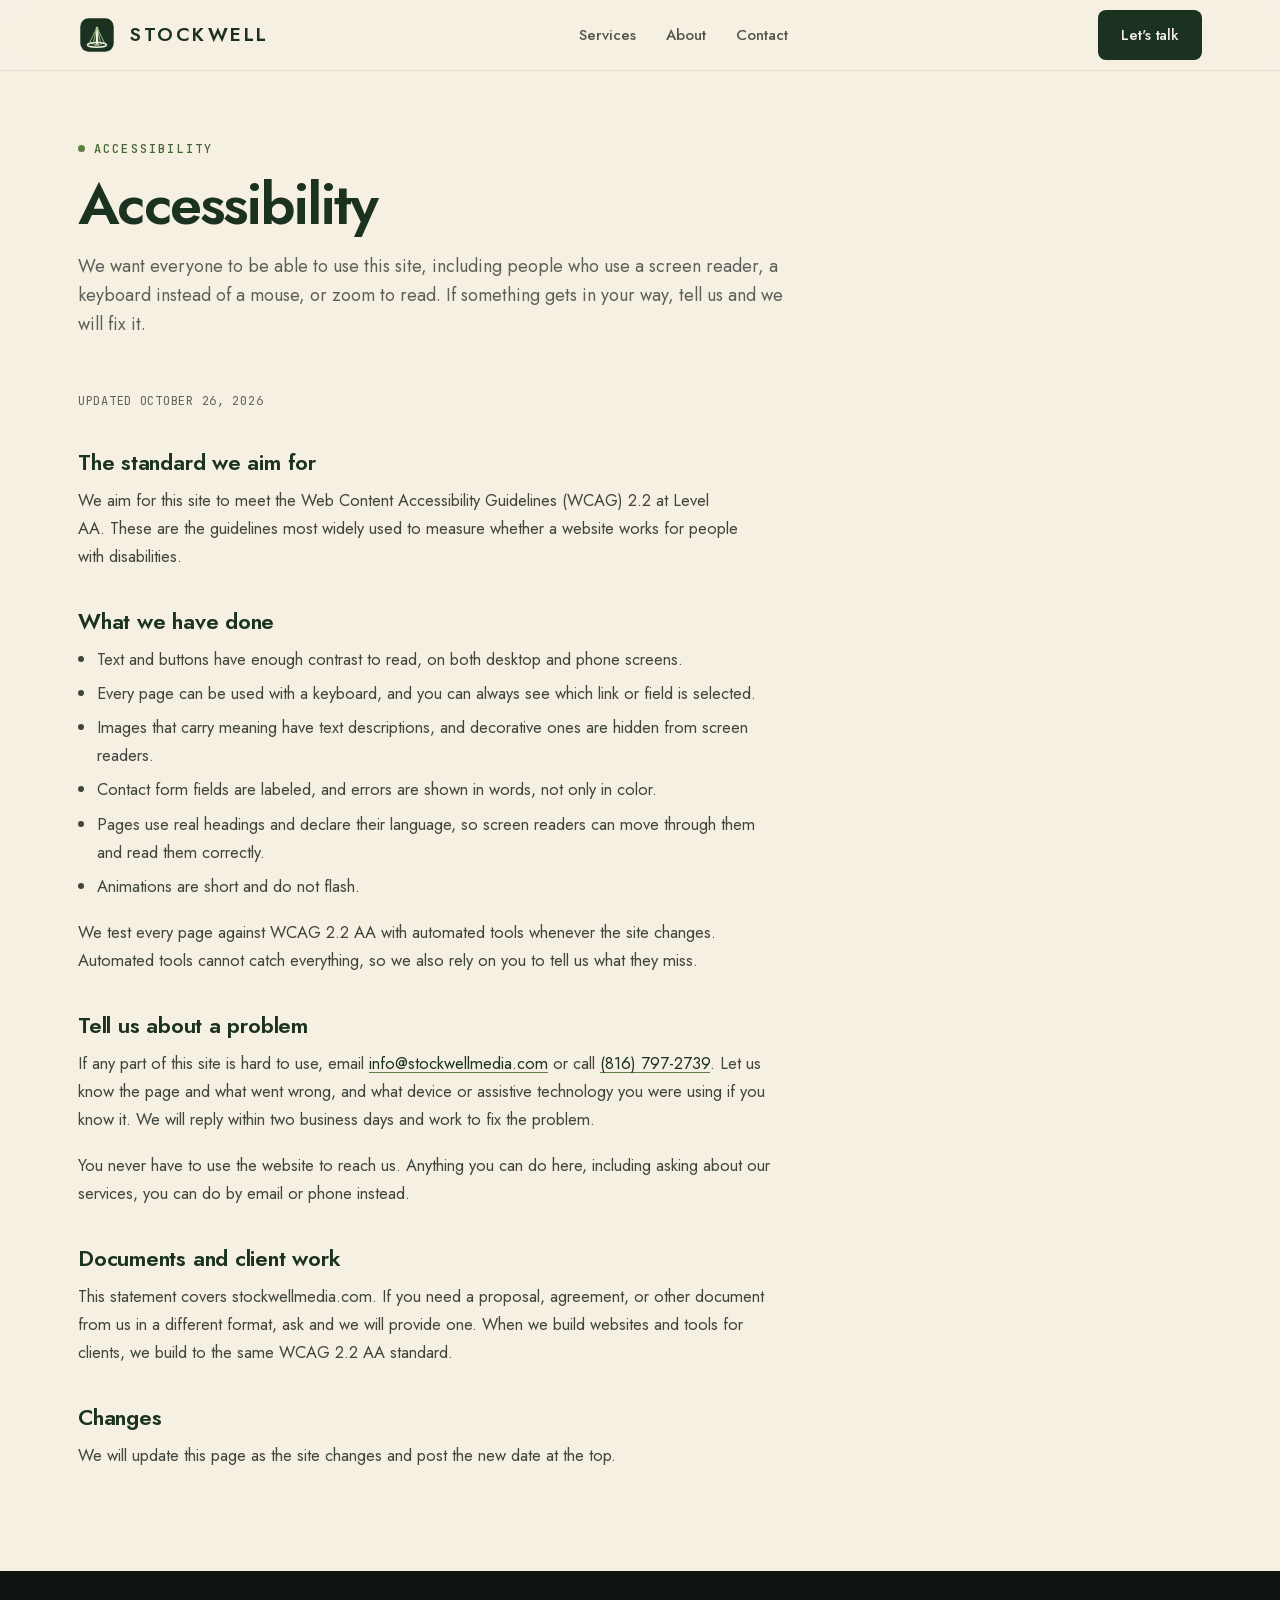
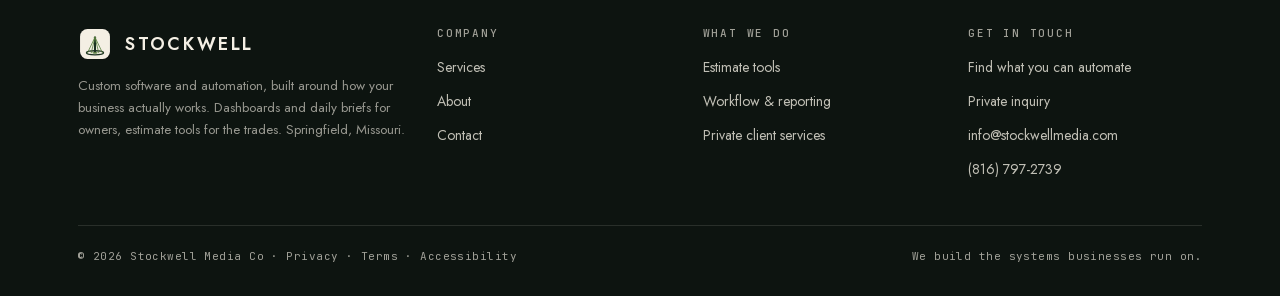
<file: accessibility.html>
<!doctype html>
<html lang="en">
<head>
<meta charset="utf-8"/>
<title>Accessibility · Stockwell Media Co</title>
<meta name="viewport" content="width=device-width,initial-scale=1"/>
<meta http-equiv="Content-Security-Policy" content="default-src 'self'; connect-src 'self' https://gzcfawhglecmfxnwfjej.supabase.co; script-src 'self' 'unsafe-inline'; style-src 'self' 'unsafe-inline'; img-src 'self' data:; font-src 'self'; object-src 'none'; base-uri 'self'; form-action 'self'"/>
<meta name="referrer" content="strict-origin-when-cross-origin"/>
<link rel="icon" href="assets/logos/favicon.svg"/>
<meta name="description" content="Stockwell Media Co's commitment to an accessible website, the standard we test against, and how to tell us about a problem."/>
<meta name="theme-color" content="#1b3221"/>
<link rel="apple-touch-icon" href="apple-touch-icon.png"/>
<link rel="canonical" href="https://stockwellmedia.com/accessibility.html"/>
<meta property="og:type" content="website"/>
<meta property="og:site_name" content="Stockwell Media Co"/>
<meta property="og:title" content="Accessibility · Stockwell Media Co"/>
<meta property="og:description" content="Stockwell Media Co's commitment to an accessible website, the standard we test against, and how to tell us about a problem."/>
<meta property="og:url" content="https://stockwellmedia.com/accessibility.html"/>
<meta property="og:image" content="https://stockwellmedia.com/assets/og.png"/>
<meta property="og:image:width" content="1200"/>
<meta property="og:image:height" content="630"/>
<meta property="og:image:alt" content="Stockwell Media Co. We build the systems businesses run on."/>
<meta name="twitter:card" content="summary_large_image"/>
<link rel="stylesheet" href="styles.css"/>
<link rel="stylesheet" href="site.css"/>
</head>
<body>

<header class="nav">
  <div class="container nav-in">
    <a class="brand" href="index.html">
      <svg width="38" height="38" viewBox="0 0 100 100" aria-hidden="true">
        <rect x="6" y="6" width="88" height="88" rx="22" fill="#1b3221"/>
        <ellipse cx="50" cy="76" rx="25" ry="6" fill="none" stroke="#f4efe4" stroke-width="4"/>
        <ellipse cx="50" cy="76" rx="8" ry="2.5" fill="#a8c994"/>
        <rect x="47" y="28" width="6" height="46" rx="2" fill="#f4efe4"/>
        <line x1="50" y1="30" x2="28" y2="76" stroke="#a8c994" stroke-width="2.4" stroke-linecap="round"/>
        <line x1="50" y1="30" x2="39" y2="76" stroke="#a8c994" stroke-width="2.4" stroke-linecap="round"/>
        <line x1="50" y1="30" x2="61" y2="76" stroke="#a8c994" stroke-width="2.4" stroke-linecap="round"/>
        <line x1="50" y1="30" x2="72" y2="76" stroke="#a8c994" stroke-width="2.4" stroke-linecap="round"/>
      </svg>
      <span class="name">STOCKWELL</span>
    </a>
    <nav class="nav-links">
      <a href="services.html">Services</a>
      <a href="about.html">About</a>
      <a href="contact.html">Contact</a>
    </nav>
    <div class="nav-cta">
      <a href="contact.html" class="btn btn-primary">Let's talk</a>
    </div>
  </div>
</header>

<!-- PAGE HEAD -->
<section class="page-head">
  <div class="container">
    <span class="eyebrow">Accessibility</span>
    <h1>Accessibility</h1>
    <p>We want everyone to be able to use this site, including people who use a screen reader, a keyboard instead of a mouse, or zoom to read. If something gets in your way, tell us and we will fix it.</p>
  </div>
</section>

<section class="section" style="padding-top:24px;">
  <div class="container">
    <div class="prose legal">
      <p class="legal-date">Updated October 26, 2026</p>

      <h2>The standard we aim for</h2>
      <p>We aim for this site to meet the Web Content Accessibility Guidelines (WCAG) 2.2 at Level AA. These are the guidelines most widely used to measure whether a website works for people with disabilities.</p>

      <h2>What we have done</h2>
      <ul>
        <li>Text and buttons have enough contrast to read, on both desktop and phone screens.</li>
        <li>Every page can be used with a keyboard, and you can always see which link or field is selected.</li>
        <li>Images that carry meaning have text descriptions, and decorative ones are hidden from screen readers.</li>
        <li>Contact form fields are labeled, and errors are shown in words, not only in color.</li>
        <li>Pages use real headings and declare their language, so screen readers can move through them and read them correctly.</li>
        <li>Animations are short and do not flash.</li>
      </ul>
      <p>We test every page against WCAG 2.2 AA with automated tools whenever the site changes. Automated tools cannot catch everything, so we also rely on you to tell us what they miss.</p>

      <h2>Tell us about a problem</h2>
      <p>If any part of this site is hard to use, email <a href="mailto:info@stockwellmedia.com">info@stockwellmedia.com</a> or call <a href="tel:+18167972739">(816) 797-2739</a>. Let us know the page and what went wrong, and what device or assistive technology you were using if you know it. We will reply within two business days and work to fix the problem.</p>
      <p>You never have to use the website to reach us. Anything you can do here, including asking about our services, you can do by email or phone instead.</p>

      <h2>Documents and client work</h2>
      <p>This statement covers stockwellmedia.com. If you need a proposal, agreement, or other document from us in a different format, ask and we will provide one. When we build websites and tools for clients, we build to the same WCAG 2.2 AA standard.</p>

      <h2>Changes</h2>
      <p>We will update this page as the site changes and post the new date at the top.</p>
    </div>
  </div>
</section>

<footer class="footer">
  <div class="container">
    <div class="footer-grid">
      <div>
        <div class="brand" style="gap:11px;">
          <svg width="34" height="34" viewBox="0 0 100 100" aria-hidden="true">
            <rect x="6" y="6" width="88" height="88" rx="22" fill="#f4efe4"/>
            <ellipse cx="50" cy="76" rx="25" ry="6" fill="none" stroke="#1b3221" stroke-width="4"/>
            <ellipse cx="50" cy="76" rx="8" ry="2.5" fill="#5a8040"/>
            <rect x="47" y="28" width="6" height="46" rx="2" fill="#1b3221"/>
            <line x1="50" y1="30" x2="28" y2="76" stroke="#5a8040" stroke-width="2.4" stroke-linecap="round"/>
            <line x1="50" y1="30" x2="39" y2="76" stroke="#5a8040" stroke-width="2.4" stroke-linecap="round"/>
            <line x1="50" y1="30" x2="61" y2="76" stroke="#5a8040" stroke-width="2.4" stroke-linecap="round"/>
            <line x1="50" y1="30" x2="72" y2="76" stroke="#5a8040" stroke-width="2.4" stroke-linecap="round"/>
          </svg>
          <span class="name">STOCKWELL</span>
        </div>
        <p class="blurb">Custom software and automation, built around how your business actually works. Dashboards and daily briefs for owners, estimate tools for the trades. Springfield, Missouri.</p>
      </div>
      <div>
        <h5>Company</h5>
        <ul><li><a href="services.html">Services</a></li><li><a href="about.html">About</a></li><li><a href="contact.html">Contact</a></li></ul>
      </div>
      <div>
        <h5>What we do</h5>
        <ul><li><a href="services.html#estimate-tools">Estimate tools</a></li><li><a href="services.html#automation">Workflow &amp; reporting</a></li><li><a href="services.html#private-client">Private client services</a></li></ul>
      </div>
      <div>
        <h5>Get in touch</h5>
        <ul><li><a href="contact.html">Find what you can automate</a></li><li><a href="contact.html?inquiry=private">Private inquiry</a></li><li><a href="mailto:info@stockwellmedia.com">info@stockwellmedia.com</a></li><li><a href="tel:+18167972739">(816) 797-2739</a></li></ul>
      </div>
    </div>
    <div class="footer-bottom">
      <span>© 2026 Stockwell Media Co · <a href="privacy.html">Privacy</a> · <a href="terms.html">Terms</a> · <a href="accessibility.html">Accessibility</a></span>
      <span>We build the systems businesses run on.</span>
    </div>
  </div>
</footer>

</body>
</html>
</file>
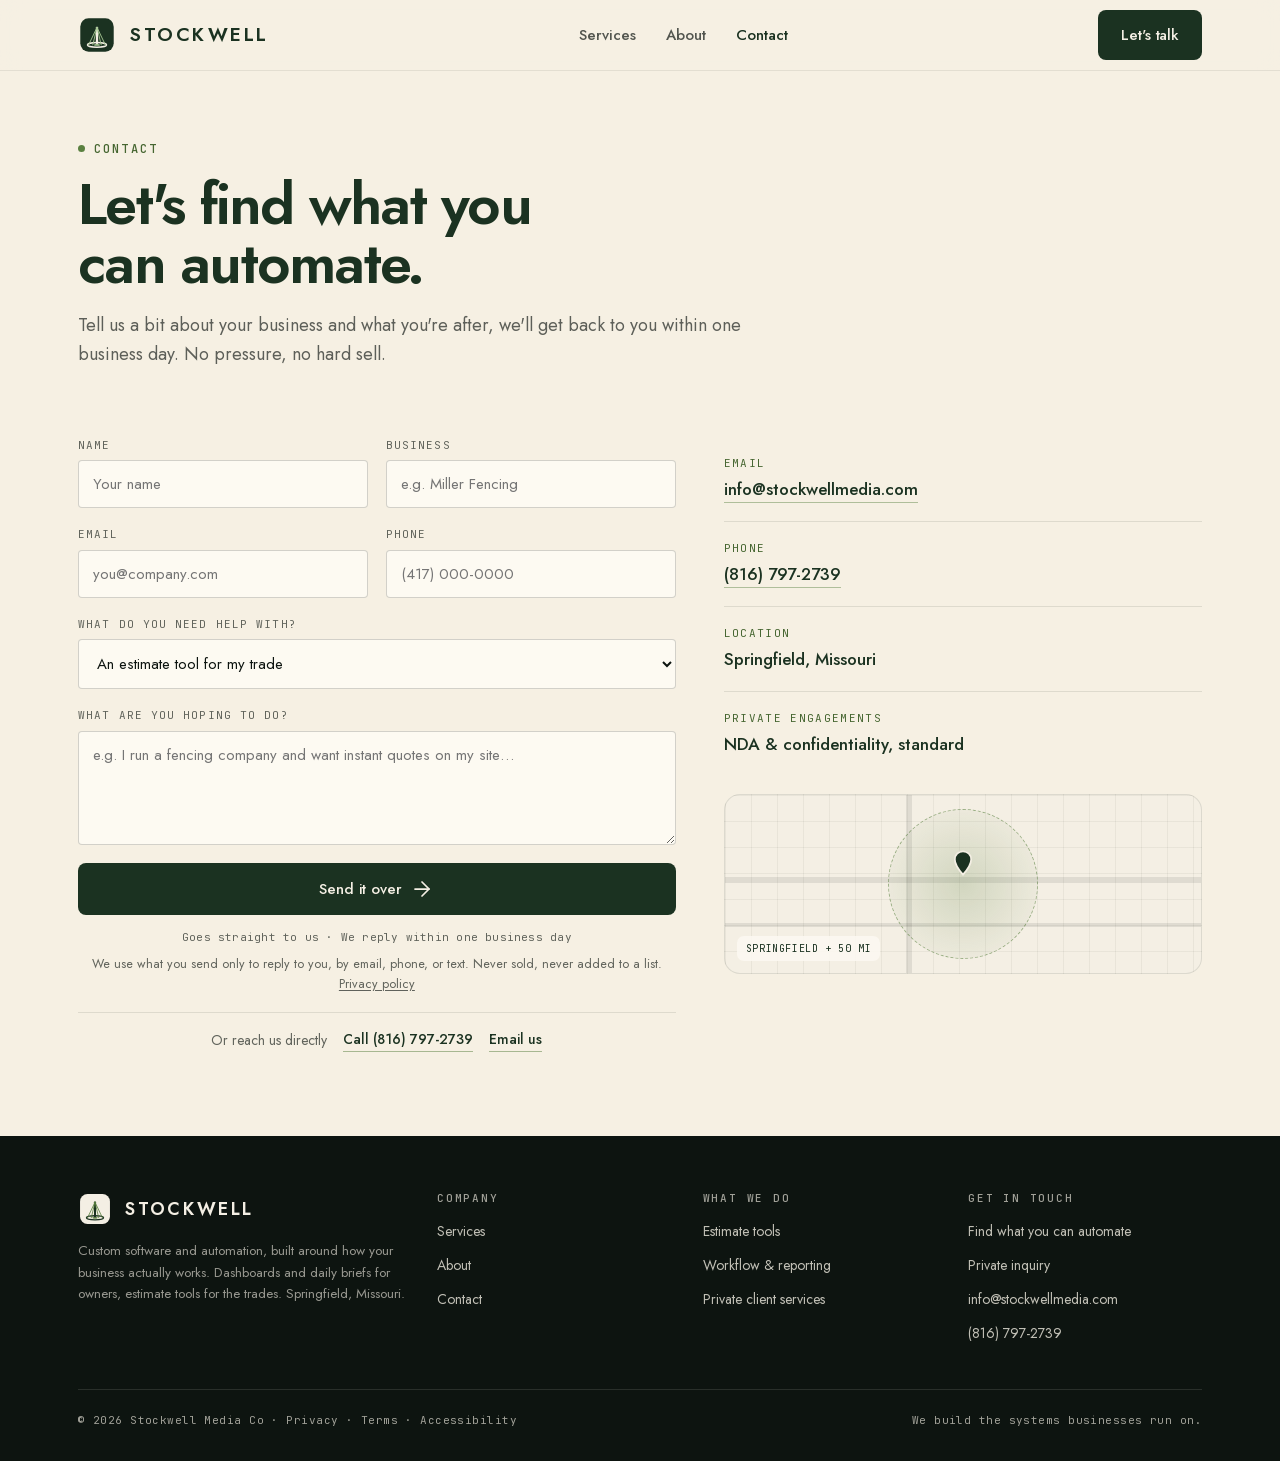
<file: contact.html>
<!doctype html>
<html lang="en">
<head>
<meta charset="utf-8"/>
<title>Contact · Stockwell Media Co</title>
<meta name="viewport" content="width=device-width,initial-scale=1"/>
<meta http-equiv="Content-Security-Policy" content="default-src 'self'; connect-src 'self' https://gzcfawhglecmfxnwfjej.supabase.co; script-src 'self' 'unsafe-inline'; style-src 'self' 'unsafe-inline'; img-src 'self' data:; font-src 'self'; object-src 'none'; base-uri 'self'; form-action 'self'"/>
<meta name="referrer" content="strict-origin-when-cross-origin"/>
<link rel="icon" href="assets/logos/favicon.svg"/>
<meta name="description" content="Tell us how your business runs and we will show you what you can automate. We reply within one business day."/>
<meta name="theme-color" content="#1b3221"/>
<link rel="apple-touch-icon" href="apple-touch-icon.png"/>
<link rel="canonical" href="https://stockwellmedia.com/contact.html"/>
<meta property="og:type" content="website"/>
<meta property="og:site_name" content="Stockwell Media Co"/>
<meta property="og:title" content="Contact · Stockwell Media Co"/>
<meta property="og:description" content="Tell us how your business runs and we will show you what you can automate. We reply within one business day."/>
<meta property="og:url" content="https://stockwellmedia.com/contact.html"/>
<meta property="og:image" content="https://stockwellmedia.com/assets/og.png"/>
<meta property="og:image:width" content="1200"/>
<meta property="og:image:height" content="630"/>
<meta property="og:image:alt" content="Stockwell Media Co. We build the systems businesses run on."/>
<meta name="twitter:card" content="summary_large_image"/>
<link rel="stylesheet" href="styles.css"/>
<link rel="stylesheet" href="site.css"/>
<style>
  .direct-line { display:flex; flex-wrap:wrap; align-items:center; justify-content:center; gap:6px 16px; margin-top:18px; padding-top:16px; border-top:1px solid rgba(13,20,16,0.1); font-size:14px; color: rgba(13,20,16,0.64); }
  .direct-line a { font-weight:500; color:var(--sw-forest); border-bottom:1px solid rgba(90,128,64,0.5); padding-bottom:1px; }
  .direct-line a:hover { border-bottom-color:var(--sw-forest); }
  .direct-line--dark { margin-top:16px; padding-top:14px; border-top-color:rgba(244,239,228,0.18); }
  .direct-line--dark a { color:var(--sw-cream); border-bottom-color:rgba(168,201,148,0.6); }
  .direct-line--dark a:hover { border-bottom-color:var(--sw-cream); }
  .contact-item .v a { color:inherit; border-bottom:1px solid rgba(90,128,64,0.45); padding-bottom:1px; }
  .contact-item .v a:hover { border-bottom-color:var(--sw-forest); }
</style>
</head>
<body>

<header class="nav">
  <div class="container nav-in">
    <a class="brand" href="index.html">
      <svg width="38" height="38" viewBox="0 0 100 100" aria-hidden="true">
        <rect x="6" y="6" width="88" height="88" rx="22" fill="#1b3221"/>
        <ellipse cx="50" cy="76" rx="25" ry="6" fill="none" stroke="#f4efe4" stroke-width="4"/>
        <ellipse cx="50" cy="76" rx="8" ry="2.5" fill="#a8c994"/>
        <rect x="47" y="28" width="6" height="46" rx="2" fill="#f4efe4"/>
        <line x1="50" y1="30" x2="28" y2="76" stroke="#a8c994" stroke-width="2.4" stroke-linecap="round"/>
        <line x1="50" y1="30" x2="39" y2="76" stroke="#a8c994" stroke-width="2.4" stroke-linecap="round"/>
        <line x1="50" y1="30" x2="61" y2="76" stroke="#a8c994" stroke-width="2.4" stroke-linecap="round"/>
        <line x1="50" y1="30" x2="72" y2="76" stroke="#a8c994" stroke-width="2.4" stroke-linecap="round"/>
      </svg>
      <span class="name">STOCKWELL</span>
    </a>
    <nav class="nav-links">
      <a href="services.html">Services</a>
      <a href="about.html">About</a>
      <a href="contact.html" class="active">Contact</a>
    </nav>
    <div class="nav-cta">
      <a href="contact.html" class="btn btn-primary">Let's talk</a>
    </div>
  </div>
</header>

<!-- PAGE HEAD -->
<section class="page-head">
  <div class="container">
    <span class="eyebrow" id="contact-eyebrow">Contact</span>
    <h1 id="contact-h1">Let's find what you<br/>can automate.</h1>
    <p id="contact-sub">Tell us a bit about your business and what you're after, we'll get back to you within one business day. No pressure, no hard sell.</p>
  </div>
</section>

<!-- FORM + INFO -->
<section class="section" style="padding-top:40px;">
  <div class="container contact-grid">
    <form id="lead-form">
      <div class="grid grid-2" style="gap:0 18px;">
        <div class="field"><label for="name">Name</label><input id="name" type="text" placeholder="Your name" required/></div>
        <div class="field"><label for="biz">Business</label><input id="biz" type="text" placeholder="e.g. Miller Fencing"/></div>
      </div>
      <div class="grid grid-2" style="gap:0 18px;">
        <div class="field"><label for="email">Email</label><input id="email" type="email" placeholder="you@company.com" required/></div>
        <div class="field"><label for="phone">Phone</label><input id="phone" type="tel" placeholder="(417) 000-0000"/></div>
      </div>
      <div class="field">
        <label for="need">What do you need help with?</label>
        <select id="need">
          <option>An estimate tool for my trade</option>
          <option>The Fencer (fencing tool)</option>
          <option>Workflow automation &amp; reporting</option>
          <option>Private client services (confidential)</option>
          <option>Not sure yet, let's talk</option>
        </select>
      </div>
      <div aria-hidden="true" style="position:absolute;left:-9999px;top:auto;width:1px;height:1px;overflow:hidden;">
        <label for="company_website">Company website</label>
        <input id="company_website" name="company_website" type="text" tabindex="-1" autocomplete="off"/>
      </div>
      <div class="field">
        <label for="msg" id="msg-label">What are you hoping to do?</label>
        <textarea id="msg" rows="4" placeholder="e.g. I run a fencing company and want instant quotes on my site…"></textarea>
      </div>
      <p id="form-error" role="alert" style="display:none;background:#fdecea;border:1px solid #f0c2bc;color:#8c2f22;border-radius:10px;padding:12px 14px;font-size:14px;line-height:1.5;margin-bottom:14px;"></p>
      <button type="submit" class="btn btn-primary" id="contact-submit" style="width:100%;justify-content:center;">Send it over <svg xmlns="http://www.w3.org/2000/svg" width="24" height="24" viewBox="0 0 24 24" fill="none" stroke="currentColor" stroke-width="1.75" stroke-linecap="round" stroke-linejoin="round" data-lucide="arrow-right" aria-hidden="true" class="lucide lucide-arrow-right arr"><path d="M5 12h14"></path><path d="m12 5 7 7-7 7"></path></svg></button>
      <p id="contact-fineprint" style="font-family:var(--font-mono);font-size:11px;letter-spacing:0.02em;color: rgba(13,20,16,0.64);margin-top:14px;text-align:center;">Goes straight to us · We reply within one business day</p>
      <p class="form-privacy">We use what you send only to reply to you, by email, phone, or text. Never sold, never added to a list. <a href="privacy.html">Privacy policy</a></p>
      <div class="direct-line">
        <span>Or reach us directly</span>
        <a href="tel:+18167972739">Call (816) 797-2739</a>
        <a href="mailto:info@stockwellmedia.com">Email us</a>
      </div>
    </form>
    <div id="sent" style="display:none;background:var(--sw-forest);color:var(--sw-cream);border-radius:var(--r-lg);padding:32px;">
      <div class="eyebrow on-dark" style="margin-bottom:12px;">Got it</div>
      <h3 style="font-family:var(--font-display);font-weight:600;font-size:24px;color:var(--sw-cream);">Thanks, we'll be in touch.</h3>
      <p style="color:rgba(244,239,228,0.74);margin-top:10px;line-height:1.6;">We have it, and we'll reply within one business day. If it's urgent, reach us directly below.</p>
      <div class="direct-line direct-line--dark">
        <a href="tel:+18167972739">Call (816) 797-2739</a>
        <a href="mailto:info@stockwellmedia.com">info@stockwellmedia.com</a>
      </div>
    </div>

    <aside>
      <div class="contact-item"><div class="k">Email</div><div class="v"><a href="mailto:info@stockwellmedia.com">info@stockwellmedia.com</a></div></div>
      <div class="contact-item"><div class="k">Phone</div><div class="v"><a href="tel:+18167972739">(816) 797-2739</a></div></div>
      <div class="contact-item"><div class="k">Location</div><div class="v">Springfield, Missouri</div></div>
      <div class="contact-item" style="border-bottom:none;"><div class="k">Private engagements</div><div class="v">NDA &amp; confidentiality, standard</div></div>
      <div class="mock-map" style="margin-top:18px;">
        <div class="road" style="left:0;right:0;top:46%;height:6px;"></div>
        <div class="road" style="top:0;bottom:0;left:38%;width:6px;"></div>
        <div class="road" style="left:0;right:0;top:72%;height:4px;"></div>
        <div class="zone"></div>
        <div class="pin"><svg viewBox="0 0 24 24"><path d="M12 2C8 2 5 5 5 9c0 5 7 13 7 13s7-8 7-13c0-4-3-7-7-7z"/></svg></div>
        <div class="maptag">Springfield + 50 mi</div>
      </div>
    </aside>
  </div>
</section>

<footer class="footer">
  <div class="container">
    <div class="footer-grid">
      <div>
        <div class="brand" style="gap:11px;">
          <svg width="34" height="34" viewBox="0 0 100 100" aria-hidden="true">
            <rect x="6" y="6" width="88" height="88" rx="22" fill="#f4efe4"/>
            <ellipse cx="50" cy="76" rx="25" ry="6" fill="none" stroke="#1b3221" stroke-width="4"/>
            <ellipse cx="50" cy="76" rx="8" ry="2.5" fill="#5a8040"/>
            <rect x="47" y="28" width="6" height="46" rx="2" fill="#1b3221"/>
            <line x1="50" y1="30" x2="28" y2="76" stroke="#5a8040" stroke-width="2.4" stroke-linecap="round"/>
            <line x1="50" y1="30" x2="39" y2="76" stroke="#5a8040" stroke-width="2.4" stroke-linecap="round"/>
            <line x1="50" y1="30" x2="61" y2="76" stroke="#5a8040" stroke-width="2.4" stroke-linecap="round"/>
            <line x1="50" y1="30" x2="72" y2="76" stroke="#5a8040" stroke-width="2.4" stroke-linecap="round"/>
          </svg>
          <span class="name">STOCKWELL</span>
        </div>
        <p class="blurb">Custom software and automation, built around how your business actually works. Dashboards and daily briefs for owners, estimate tools for the trades. Springfield, Missouri.</p>
      </div>
      <div>
        <h5>Company</h5>
        <ul><li><a href="services.html">Services</a></li><li><a href="about.html">About</a></li><li><a href="contact.html">Contact</a></li></ul>
      </div>
      <div>
        <h5>What we do</h5>
        <ul><li><a href="services.html#estimate-tools">Estimate tools</a></li><li><a href="services.html#automation">Workflow &amp; reporting</a></li><li><a href="services.html#private-client">Private client services</a></li></ul>
      </div>
      <div>
        <h5>Get in touch</h5>
        <ul><li><a href="contact.html">Find what you can automate</a></li><li><a href="contact.html?inquiry=private">Private inquiry</a></li><li><a href="mailto:info@stockwellmedia.com">info@stockwellmedia.com</a></li><li><a href="tel:+18167972739">(816) 797-2739</a></li></ul>
      </div>
    </div>
    <div class="footer-bottom">
      <span>© 2026 Stockwell Media Co · <a href="privacy.html">Privacy</a> · <a href="terms.html">Terms</a> · <a href="accessibility.html">Accessibility</a></span>
      <span>We build the systems businesses run on.</span>
    </div>
  </div>
</footer>

<script>
  // The form posts to the stockwell-lead edge function, which stores the lead
  // and enqueues the iMessage alert to Stock.
  var ENDPOINT = 'https://gzcfawhglecmfxnwfjej.supabase.co/functions/v1/stockwell-lead';

  (function () {
    var form = document.getElementById('lead-form');
    if (!form) return;
    var btn = document.getElementById('contact-submit');
    var val = function (id) { var el = document.getElementById(id); return el ? el.value.trim() : ''; };
    var errBox = document.getElementById('form-error');

    form.addEventListener('submit', function (e) {
      e.preventDefault();
      errBox.style.display = 'none';
      var label = btn.innerHTML;
      btn.disabled = true;
      btn.innerHTML = 'Sending\u2026';

      fetch(ENDPOINT, {
        method: 'POST',
        headers: { 'Content-Type': 'application/json' },
        body: JSON.stringify({
          name: val('name'),
          business: val('biz'),
          email: val('email'),
          phone: val('phone'),
          need: val('need'),
          message: val('msg'),
          company_website: val('company_website'),
          inquiry_mode: new URLSearchParams(location.search).get('inquiry') === 'private' ? 'private' : 'standard'
        })
      })
        .then(function (res) { return res.json().catch(function () { return {}; }).then(function (b) { return { ok: res.ok, body: b }; }); })
        .then(function (r) {
          if (!r.ok) throw new Error(r.body.error || 'Something went wrong on our end.');
          form.style.display = 'none';
          document.getElementById('sent').style.display = 'block';
        })
        .catch(function (err) {
          // Never swallow a failure: a lost lead is worse than an ugly error.
          btn.disabled = false;
          btn.innerHTML = label;
          errBox.textContent = err.message + ' Please call (816) 797-2739 or email info@stockwellmedia.com.';
          errBox.style.display = 'block';
        });
    });
  })();

  // Discreet private-inquiry mode, shifts the form's voice for principals.
  (function () {
    var params = new URLSearchParams(location.search);
    if (params.get('inquiry') !== 'private') return;
    var set = function (id, html) { var el = document.getElementById(id); if (el) el.innerHTML = html; };
    set('contact-eyebrow', 'Private inquiry');
    set('contact-h1', 'Start a confidential<br/>conversation.');
    set('contact-sub', 'For founders, executives, and firms considering a private engagement. Share only what you’re comfortable with here, the substance is best handled directly, under NDA.');
    set('msg-label', 'What would you like to discuss?');
    var msg = document.getElementById('msg');
    if (msg) msg.placeholder = 'A brief note on the nature of the engagement, no sensitive detail needed at this stage.';
    var need = document.getElementById('need');
    if (need) need.value = 'Private client services (confidential)';
    var btn = document.getElementById('contact-submit');
    if (btn) btn.innerHTML = 'Request a private consultation <svg xmlns="http://www.w3.org/2000/svg" width="24" height="24" viewBox="0 0 24 24" fill="none" stroke="currentColor" stroke-width="1.75" stroke-linecap="round" stroke-linejoin="round" data-lucide="arrow-right" aria-hidden="true" class="lucide lucide-arrow-right arr"><path d="M5 12h14"></path><path d="m12 5 7 7-7 7"></path></svg>';
    set('contact-fineprint', 'Held in confidence · NDA available on request');
  })();
</script>
</body>
</html>
</file>
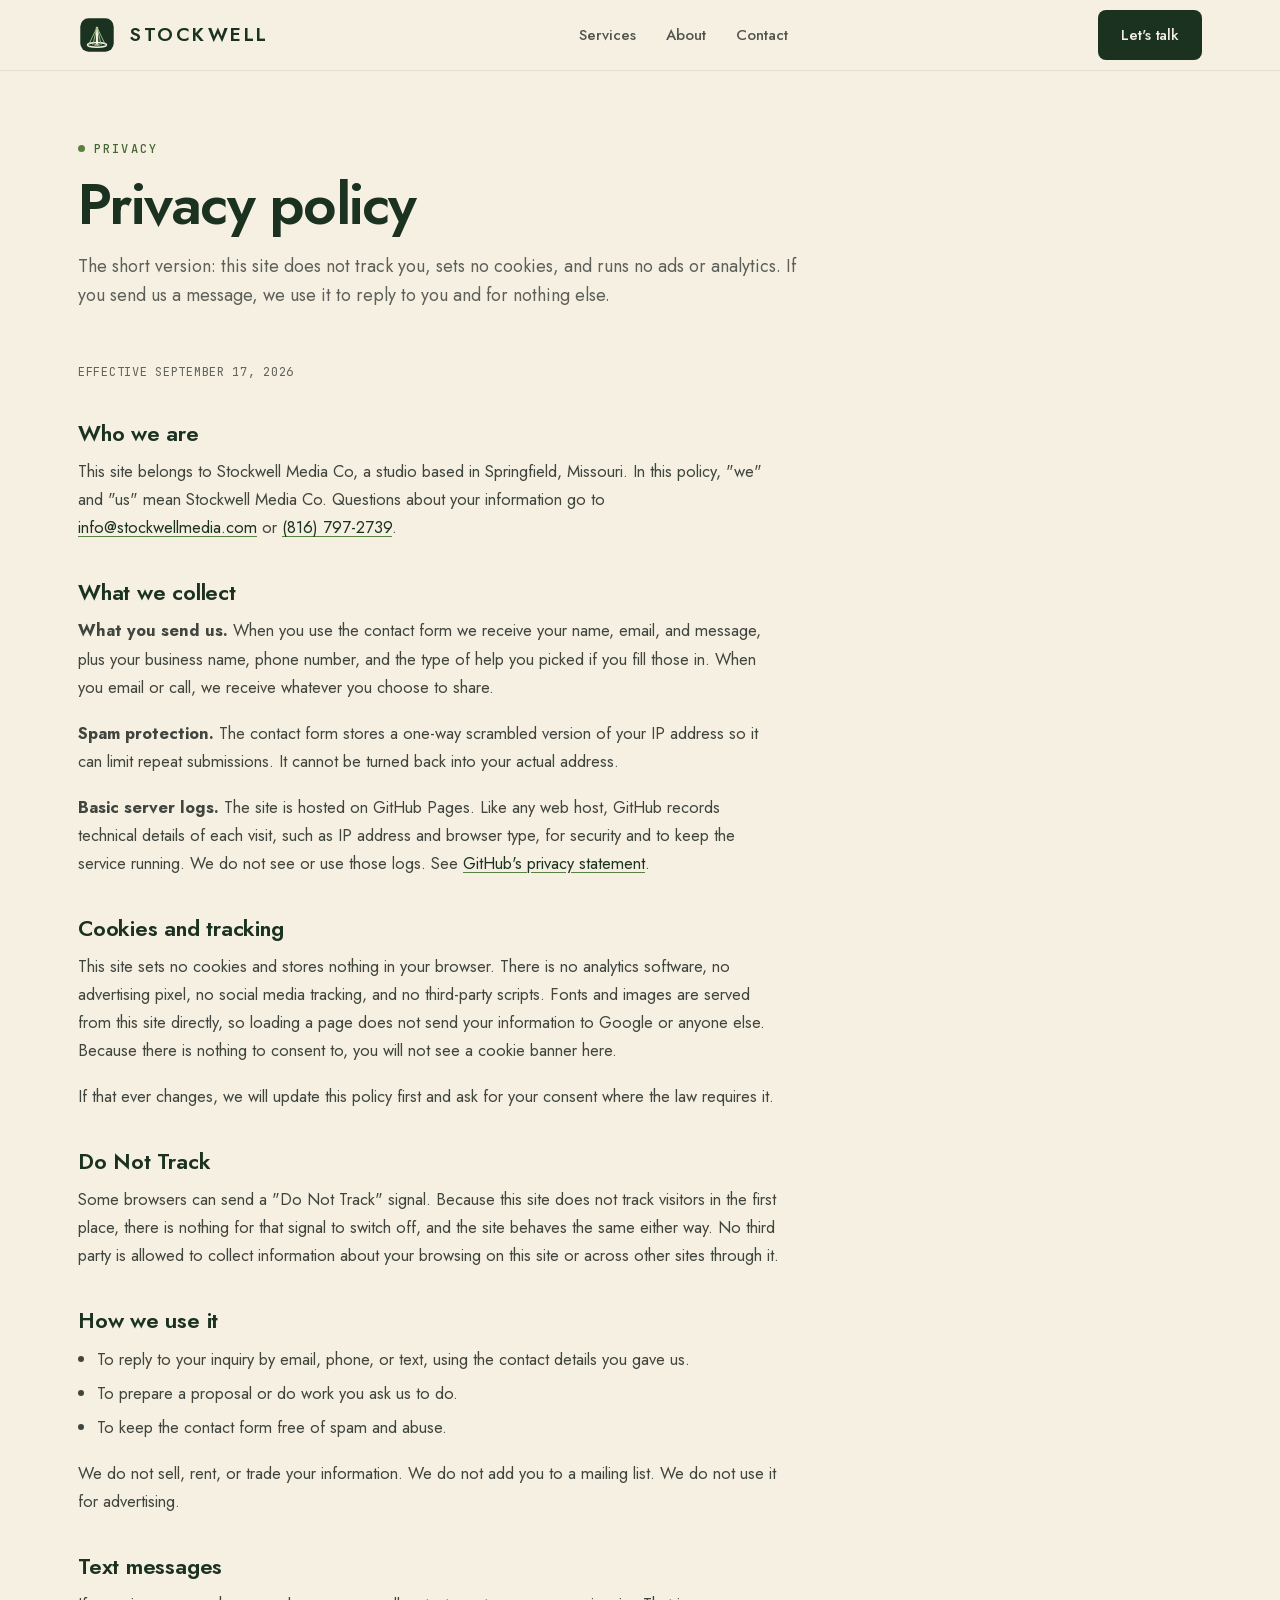
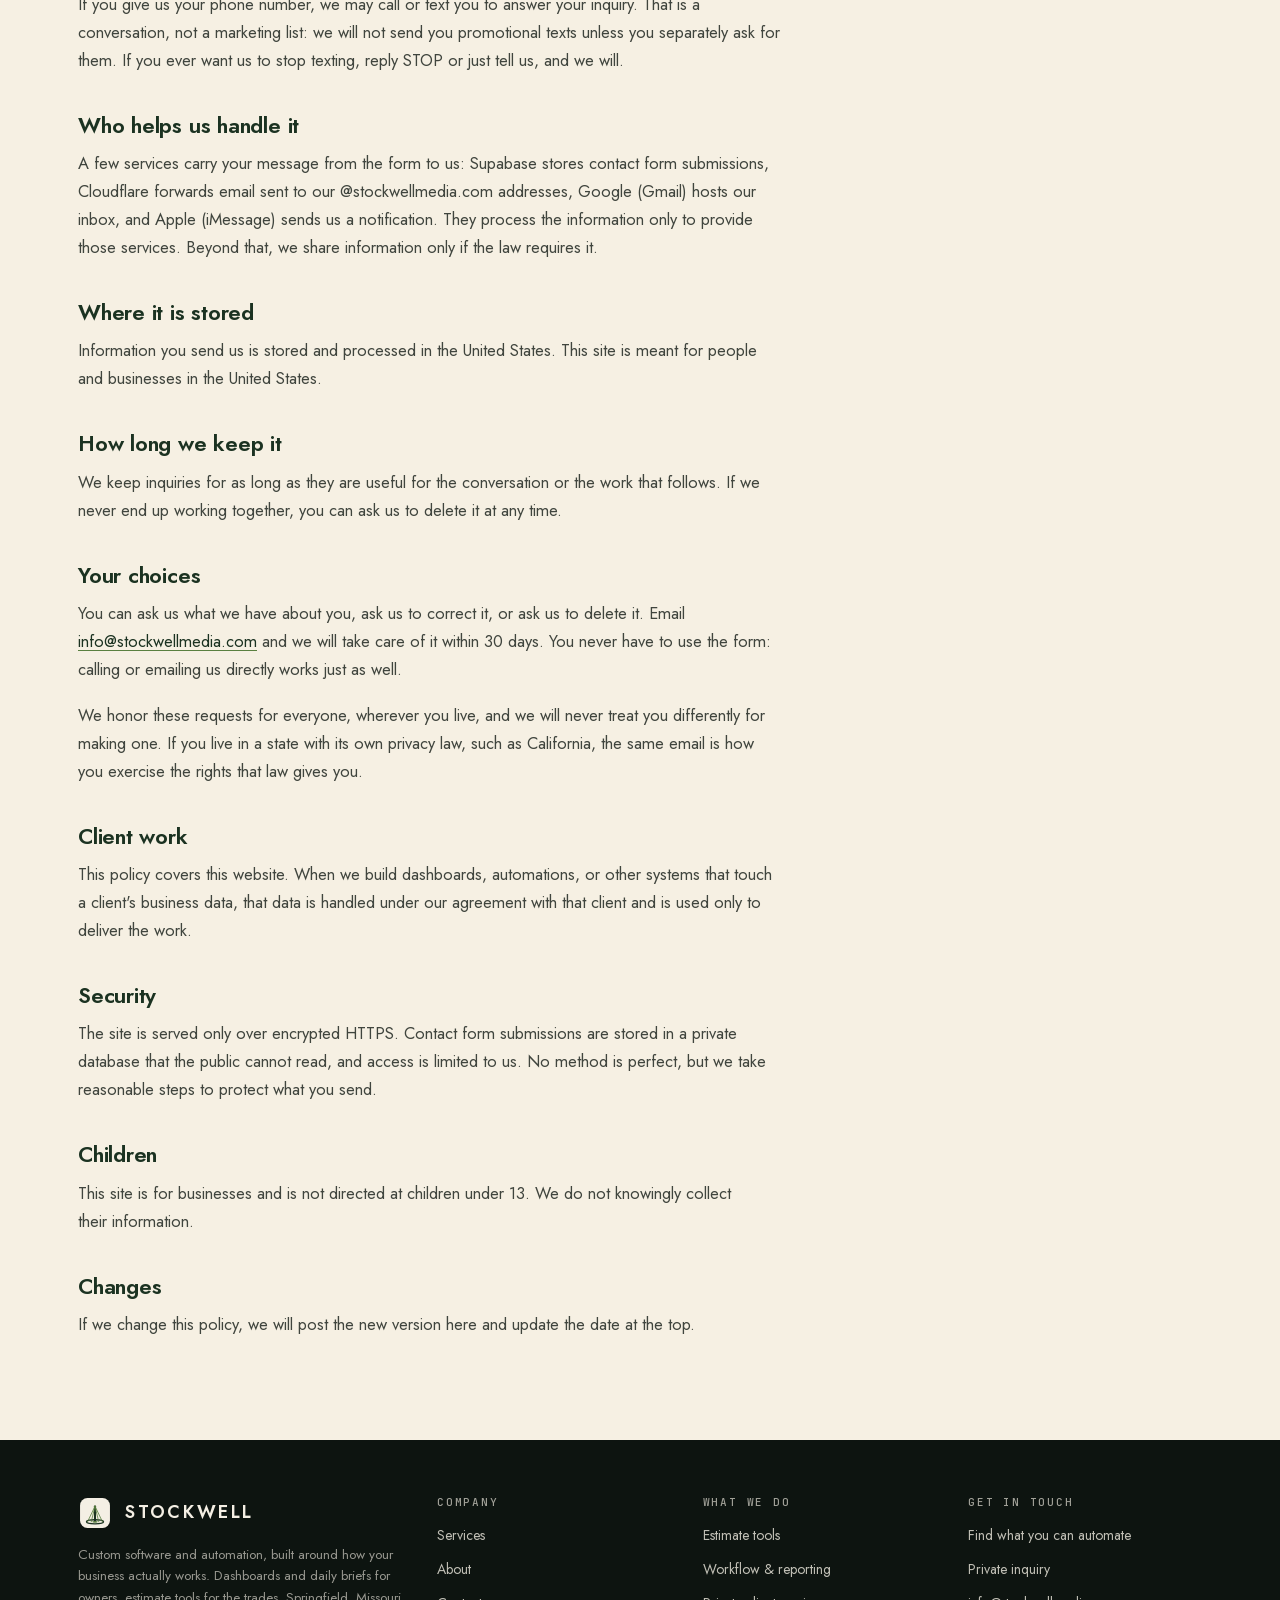
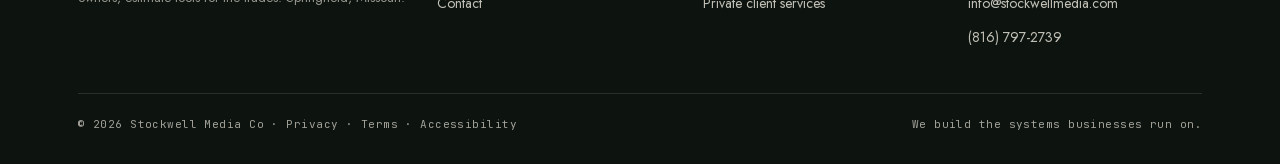
<file: privacy.html>
<!doctype html>
<html lang="en">
<head>
<meta charset="utf-8"/>
<title>Privacy · Stockwell Media Co</title>
<meta name="viewport" content="width=device-width,initial-scale=1"/>
<meta http-equiv="Content-Security-Policy" content="default-src 'self'; connect-src 'self' https://gzcfawhglecmfxnwfjej.supabase.co; script-src 'self' 'unsafe-inline'; style-src 'self' 'unsafe-inline'; img-src 'self' data:; font-src 'self'; object-src 'none'; base-uri 'self'; form-action 'self'"/>
<meta name="referrer" content="strict-origin-when-cross-origin"/>
<link rel="icon" href="assets/logos/favicon.svg"/>
<meta name="description" content="How Stockwell Media Co handles information on this site. No cookies, no tracking, never sold."/>
<meta name="theme-color" content="#1b3221"/>
<link rel="apple-touch-icon" href="apple-touch-icon.png"/>
<link rel="canonical" href="https://stockwellmedia.com/privacy.html"/>
<meta property="og:type" content="website"/>
<meta property="og:site_name" content="Stockwell Media Co"/>
<meta property="og:title" content="Privacy · Stockwell Media Co"/>
<meta property="og:description" content="How Stockwell Media Co handles information on this site. No cookies, no tracking, never sold."/>
<meta property="og:url" content="https://stockwellmedia.com/privacy.html"/>
<meta property="og:image" content="https://stockwellmedia.com/assets/og.png"/>
<meta property="og:image:width" content="1200"/>
<meta property="og:image:height" content="630"/>
<meta property="og:image:alt" content="Stockwell Media Co. We build the systems businesses run on."/>
<meta name="twitter:card" content="summary_large_image"/>
<link rel="stylesheet" href="styles.css"/>
<link rel="stylesheet" href="site.css"/>
</head>
<body>

<header class="nav">
  <div class="container nav-in">
    <a class="brand" href="index.html">
      <svg width="38" height="38" viewBox="0 0 100 100" aria-hidden="true">
        <rect x="6" y="6" width="88" height="88" rx="22" fill="#1b3221"/>
        <ellipse cx="50" cy="76" rx="25" ry="6" fill="none" stroke="#f4efe4" stroke-width="4"/>
        <ellipse cx="50" cy="76" rx="8" ry="2.5" fill="#a8c994"/>
        <rect x="47" y="28" width="6" height="46" rx="2" fill="#f4efe4"/>
        <line x1="50" y1="30" x2="28" y2="76" stroke="#a8c994" stroke-width="2.4" stroke-linecap="round"/>
        <line x1="50" y1="30" x2="39" y2="76" stroke="#a8c994" stroke-width="2.4" stroke-linecap="round"/>
        <line x1="50" y1="30" x2="61" y2="76" stroke="#a8c994" stroke-width="2.4" stroke-linecap="round"/>
        <line x1="50" y1="30" x2="72" y2="76" stroke="#a8c994" stroke-width="2.4" stroke-linecap="round"/>
      </svg>
      <span class="name">STOCKWELL</span>
    </a>
    <nav class="nav-links">
      <a href="services.html">Services</a>
      <a href="about.html">About</a>
      <a href="contact.html">Contact</a>
    </nav>
    <div class="nav-cta">
      <a href="contact.html" class="btn btn-primary">Let's talk</a>
    </div>
  </div>
</header>

<!-- PAGE HEAD -->
<section class="page-head">
  <div class="container">
    <span class="eyebrow">Privacy</span>
    <h1>Privacy policy</h1>
    <p>The short version: this site does not track you, sets no cookies, and runs no ads or analytics. If you send us a message, we use it to reply to you and for nothing else.</p>
  </div>
</section>

<section class="section" style="padding-top:24px;">
  <div class="container">
    <div class="prose legal">
      <p class="legal-date">Effective September 17, 2026</p>

      <h2>Who we are</h2>
      <p>This site belongs to Stockwell Media Co, a studio based in Springfield, Missouri. In this policy, "we" and "us" mean Stockwell Media Co. Questions about your information go to <a href="mailto:info@stockwellmedia.com">info@stockwellmedia.com</a> or <a href="tel:+18167972739">(816) 797-2739</a>.</p>

      <h2>What we collect</h2>
      <p><strong>What you send us.</strong> When you use the contact form we receive your name, email, and message, plus your business name, phone number, and the type of help you picked if you fill those in. When you email or call, we receive whatever you choose to share.</p>
      <p><strong>Spam protection.</strong> The contact form stores a one-way scrambled version of your IP address so it can limit repeat submissions. It cannot be turned back into your actual address.</p>
      <p><strong>Basic server logs.</strong> The site is hosted on GitHub Pages. Like any web host, GitHub records technical details of each visit, such as IP address and browser type, for security and to keep the service running. We do not see or use those logs. See <a href="https://docs.github.com/en/site-policy/privacy-policies/github-general-privacy-statement" rel="noopener">GitHub's privacy statement</a>.</p>

      <h2>Cookies and tracking</h2>
      <p>This site sets no cookies and stores nothing in your browser. There is no analytics software, no advertising pixel, no social media tracking, and no third-party scripts. Fonts and images are served from this site directly, so loading a page does not send your information to Google or anyone else. Because there is nothing to consent to, you will not see a cookie banner here.</p>
      <p>If that ever changes, we will update this policy first and ask for your consent where the law requires it.</p>

      <h2>Do Not Track</h2>
      <p>Some browsers can send a "Do Not Track" signal. Because this site does not track visitors in the first place, there is nothing for that signal to switch off, and the site behaves the same either way. No third party is allowed to collect information about your browsing on this site or across other sites through it.</p>

      <h2>How we use it</h2>
      <ul>
        <li>To reply to your inquiry by email, phone, or text, using the contact details you gave us.</li>
        <li>To prepare a proposal or do work you ask us to do.</li>
        <li>To keep the contact form free of spam and abuse.</li>
      </ul>
      <p>We do not sell, rent, or trade your information. We do not add you to a mailing list. We do not use it for advertising.</p>

      <h2>Text messages</h2>
      <p>If you give us your phone number, we may call or text you to answer your inquiry. That is a conversation, not a marketing list: we will not send you promotional texts unless you separately ask for them. If you ever want us to stop texting, reply STOP or just tell us, and we will.</p>

      <h2>Who helps us handle it</h2>
      <p>A few services carry your message from the form to us: Supabase stores contact form submissions, Cloudflare forwards email sent to our @stockwellmedia.com addresses, Google (Gmail) hosts our inbox, and Apple (iMessage) sends us a notification. They process the information only to provide those services. Beyond that, we share information only if the law requires it.</p>

      <h2>Where it is stored</h2>
      <p>Information you send us is stored and processed in the United States. This site is meant for people and businesses in the United States.</p>

      <h2>How long we keep it</h2>
      <p>We keep inquiries for as long as they are useful for the conversation or the work that follows. If we never end up working together, you can ask us to delete it at any time.</p>

      <h2>Your choices</h2>
      <p>You can ask us what we have about you, ask us to correct it, or ask us to delete it. Email <a href="mailto:info@stockwellmedia.com">info@stockwellmedia.com</a> and we will take care of it within 30 days. You never have to use the form: calling or emailing us directly works just as well.</p>
      <p>We honor these requests for everyone, wherever you live, and we will never treat you differently for making one. If you live in a state with its own privacy law, such as California, the same email is how you exercise the rights that law gives you.</p>

      <h2>Client work</h2>
      <p>This policy covers this website. When we build dashboards, automations, or other systems that touch a client's business data, that data is handled under our agreement with that client and is used only to deliver the work.</p>

      <h2>Security</h2>
      <p>The site is served only over encrypted HTTPS. Contact form submissions are stored in a private database that the public cannot read, and access is limited to us. No method is perfect, but we take reasonable steps to protect what you send.</p>

      <h2>Children</h2>
      <p>This site is for businesses and is not directed at children under 13. We do not knowingly collect their information.</p>

      <h2>Changes</h2>
      <p>If we change this policy, we will post the new version here and update the date at the top.</p>
    </div>
  </div>
</section>

<footer class="footer">
  <div class="container">
    <div class="footer-grid">
      <div>
        <div class="brand" style="gap:11px;">
          <svg width="34" height="34" viewBox="0 0 100 100" aria-hidden="true">
            <rect x="6" y="6" width="88" height="88" rx="22" fill="#f4efe4"/>
            <ellipse cx="50" cy="76" rx="25" ry="6" fill="none" stroke="#1b3221" stroke-width="4"/>
            <ellipse cx="50" cy="76" rx="8" ry="2.5" fill="#5a8040"/>
            <rect x="47" y="28" width="6" height="46" rx="2" fill="#1b3221"/>
            <line x1="50" y1="30" x2="28" y2="76" stroke="#5a8040" stroke-width="2.4" stroke-linecap="round"/>
            <line x1="50" y1="30" x2="39" y2="76" stroke="#5a8040" stroke-width="2.4" stroke-linecap="round"/>
            <line x1="50" y1="30" x2="61" y2="76" stroke="#5a8040" stroke-width="2.4" stroke-linecap="round"/>
            <line x1="50" y1="30" x2="72" y2="76" stroke="#5a8040" stroke-width="2.4" stroke-linecap="round"/>
          </svg>
          <span class="name">STOCKWELL</span>
        </div>
        <p class="blurb">Custom software and automation, built around how your business actually works. Dashboards and daily briefs for owners, estimate tools for the trades. Springfield, Missouri.</p>
      </div>
      <div>
        <h5>Company</h5>
        <ul><li><a href="services.html">Services</a></li><li><a href="about.html">About</a></li><li><a href="contact.html">Contact</a></li></ul>
      </div>
      <div>
        <h5>What we do</h5>
        <ul><li><a href="services.html#estimate-tools">Estimate tools</a></li><li><a href="services.html#automation">Workflow &amp; reporting</a></li><li><a href="services.html#private-client">Private client services</a></li></ul>
      </div>
      <div>
        <h5>Get in touch</h5>
        <ul><li><a href="contact.html">Find what you can automate</a></li><li><a href="contact.html?inquiry=private">Private inquiry</a></li><li><a href="mailto:info@stockwellmedia.com">info@stockwellmedia.com</a></li><li><a href="tel:+18167972739">(816) 797-2739</a></li></ul>
      </div>
    </div>
    <div class="footer-bottom">
      <span>© 2026 Stockwell Media Co · <a href="privacy.html">Privacy</a> · <a href="terms.html">Terms</a> · <a href="accessibility.html">Accessibility</a></span>
      <span>We build the systems businesses run on.</span>
    </div>
  </div>
</footer>

</body>
</html>
</file>
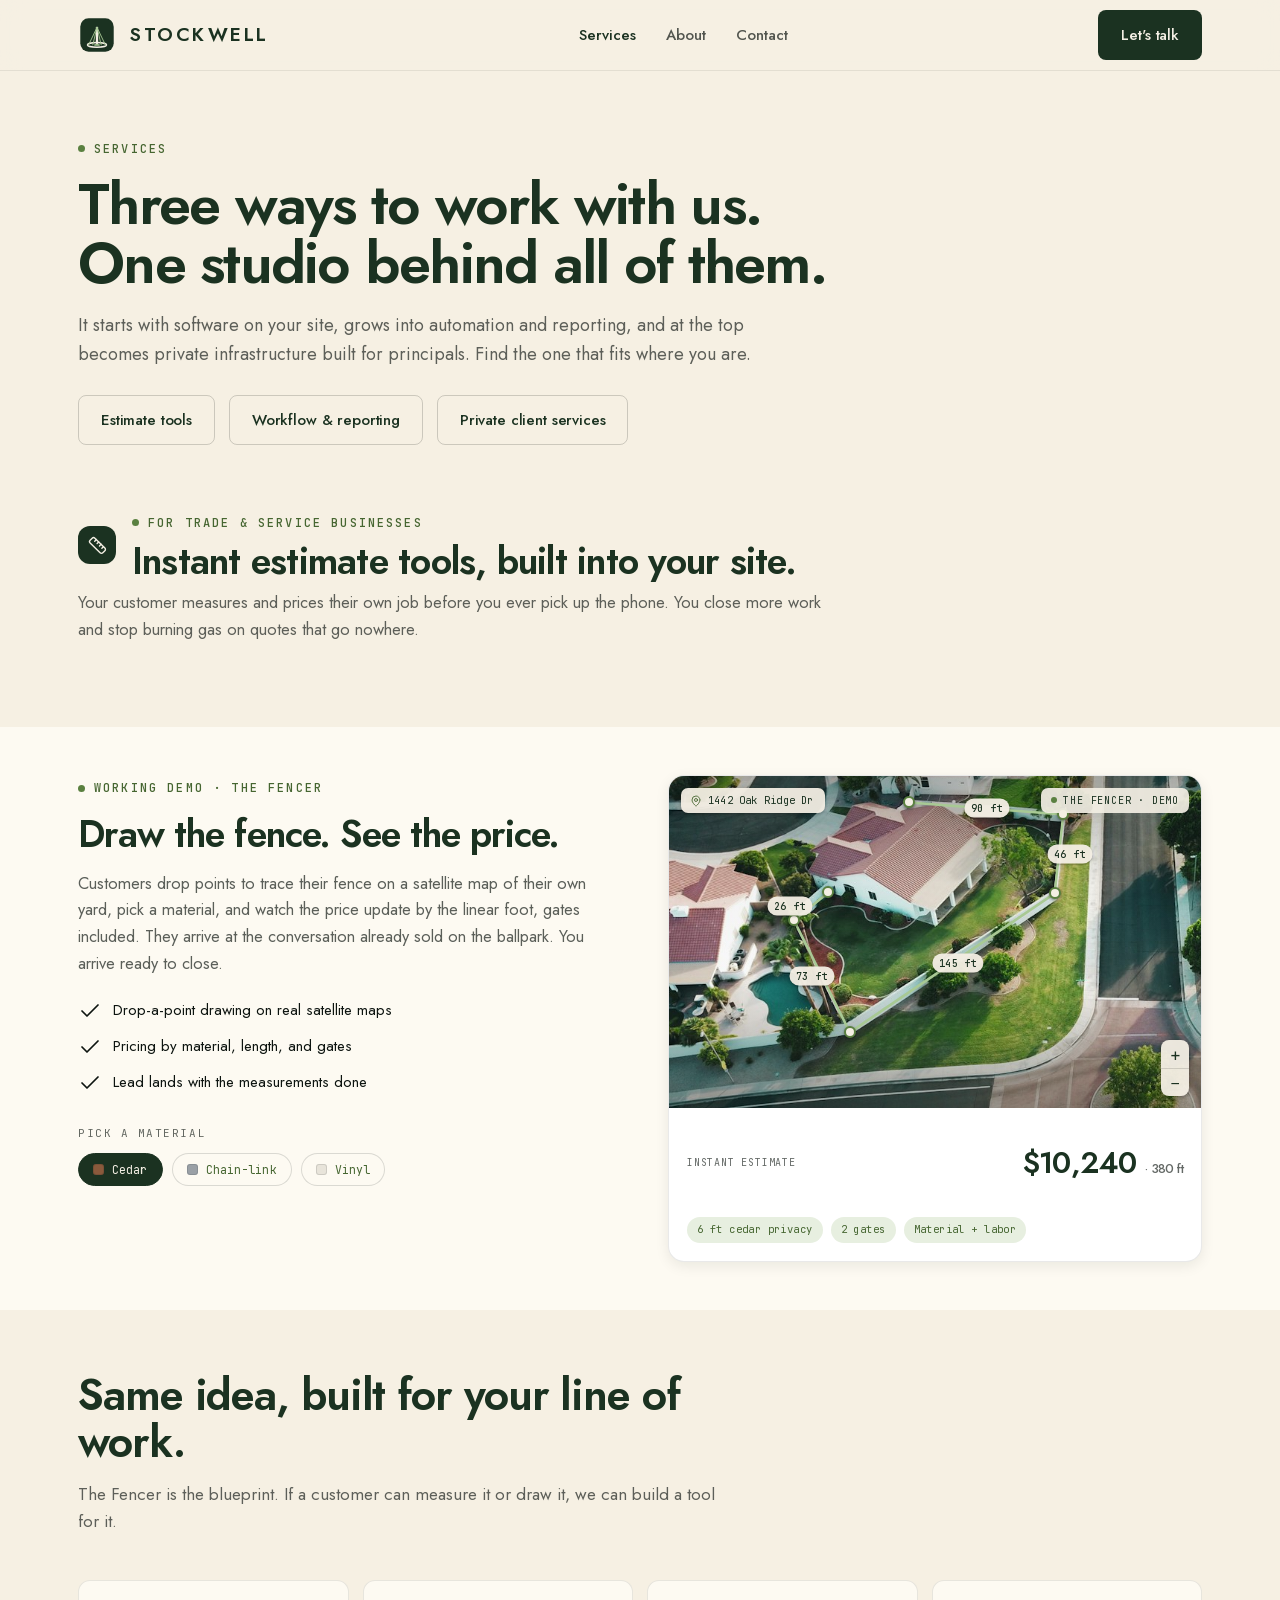
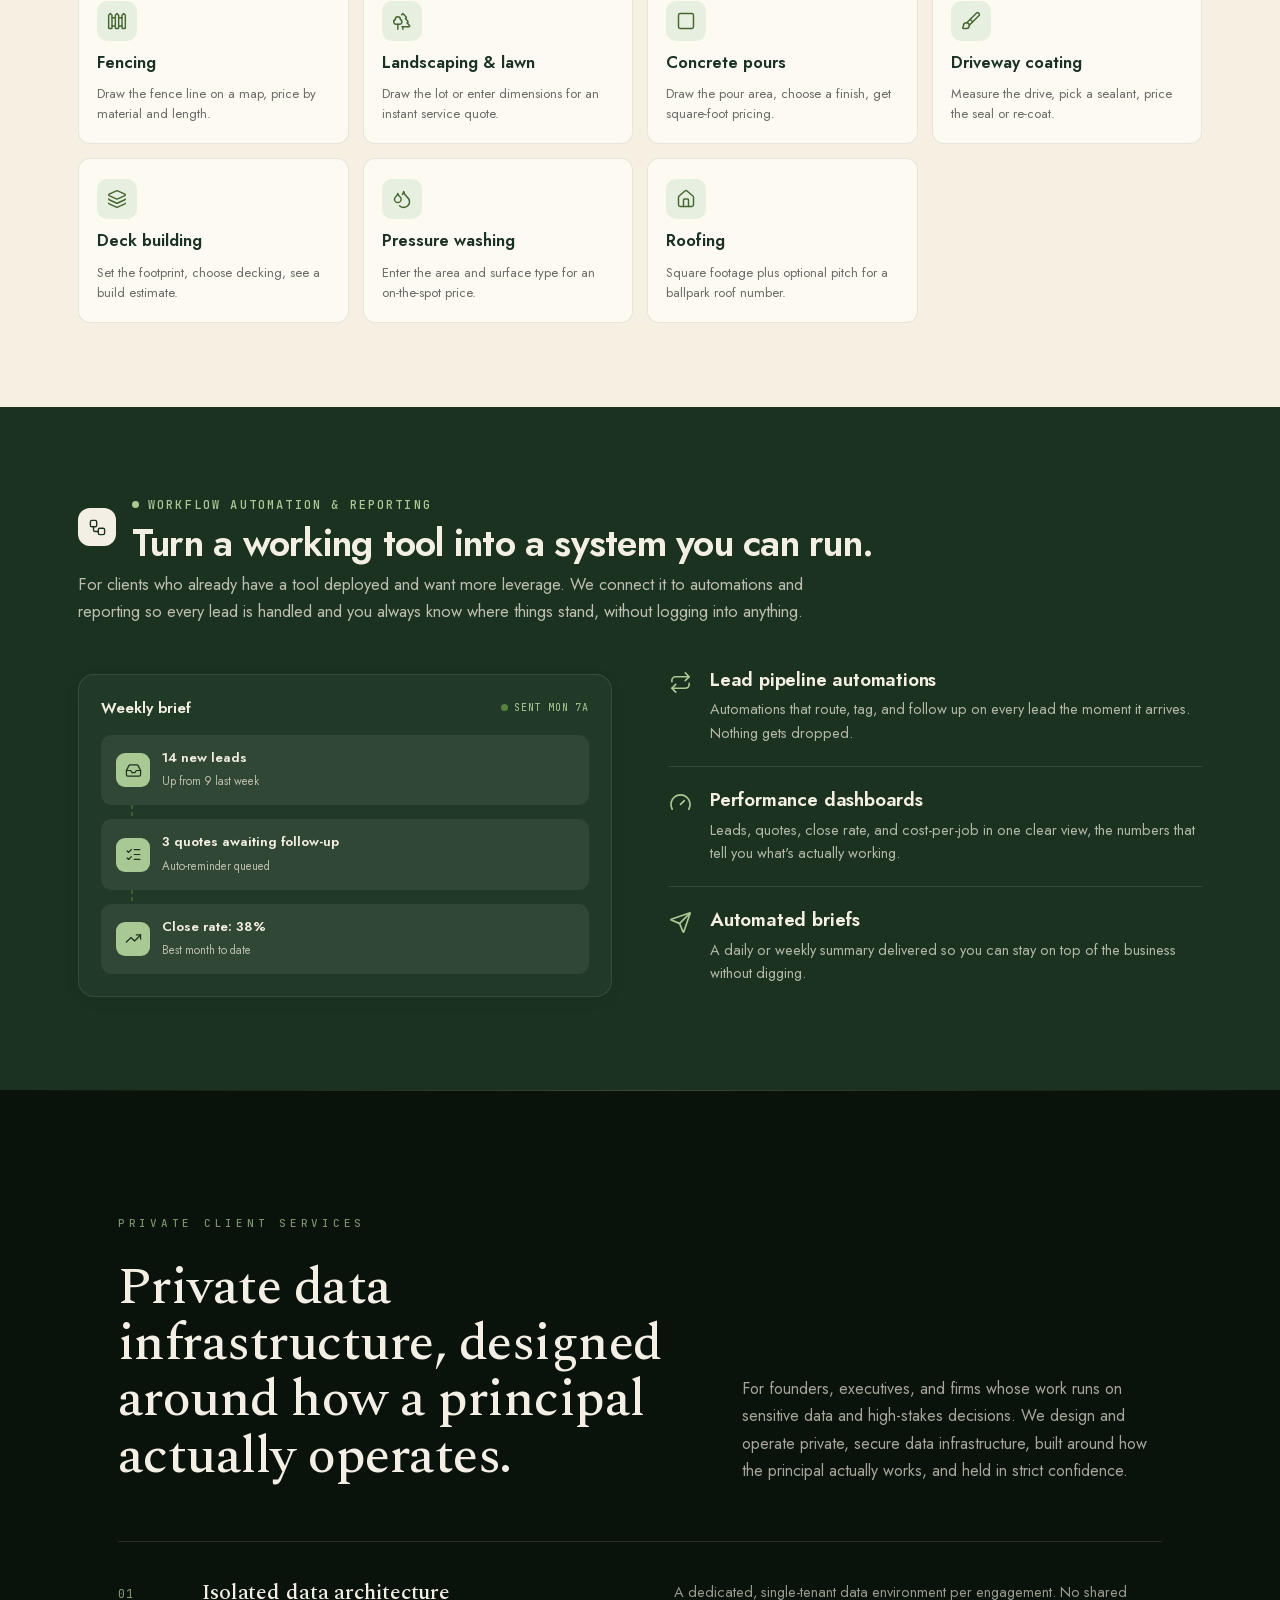
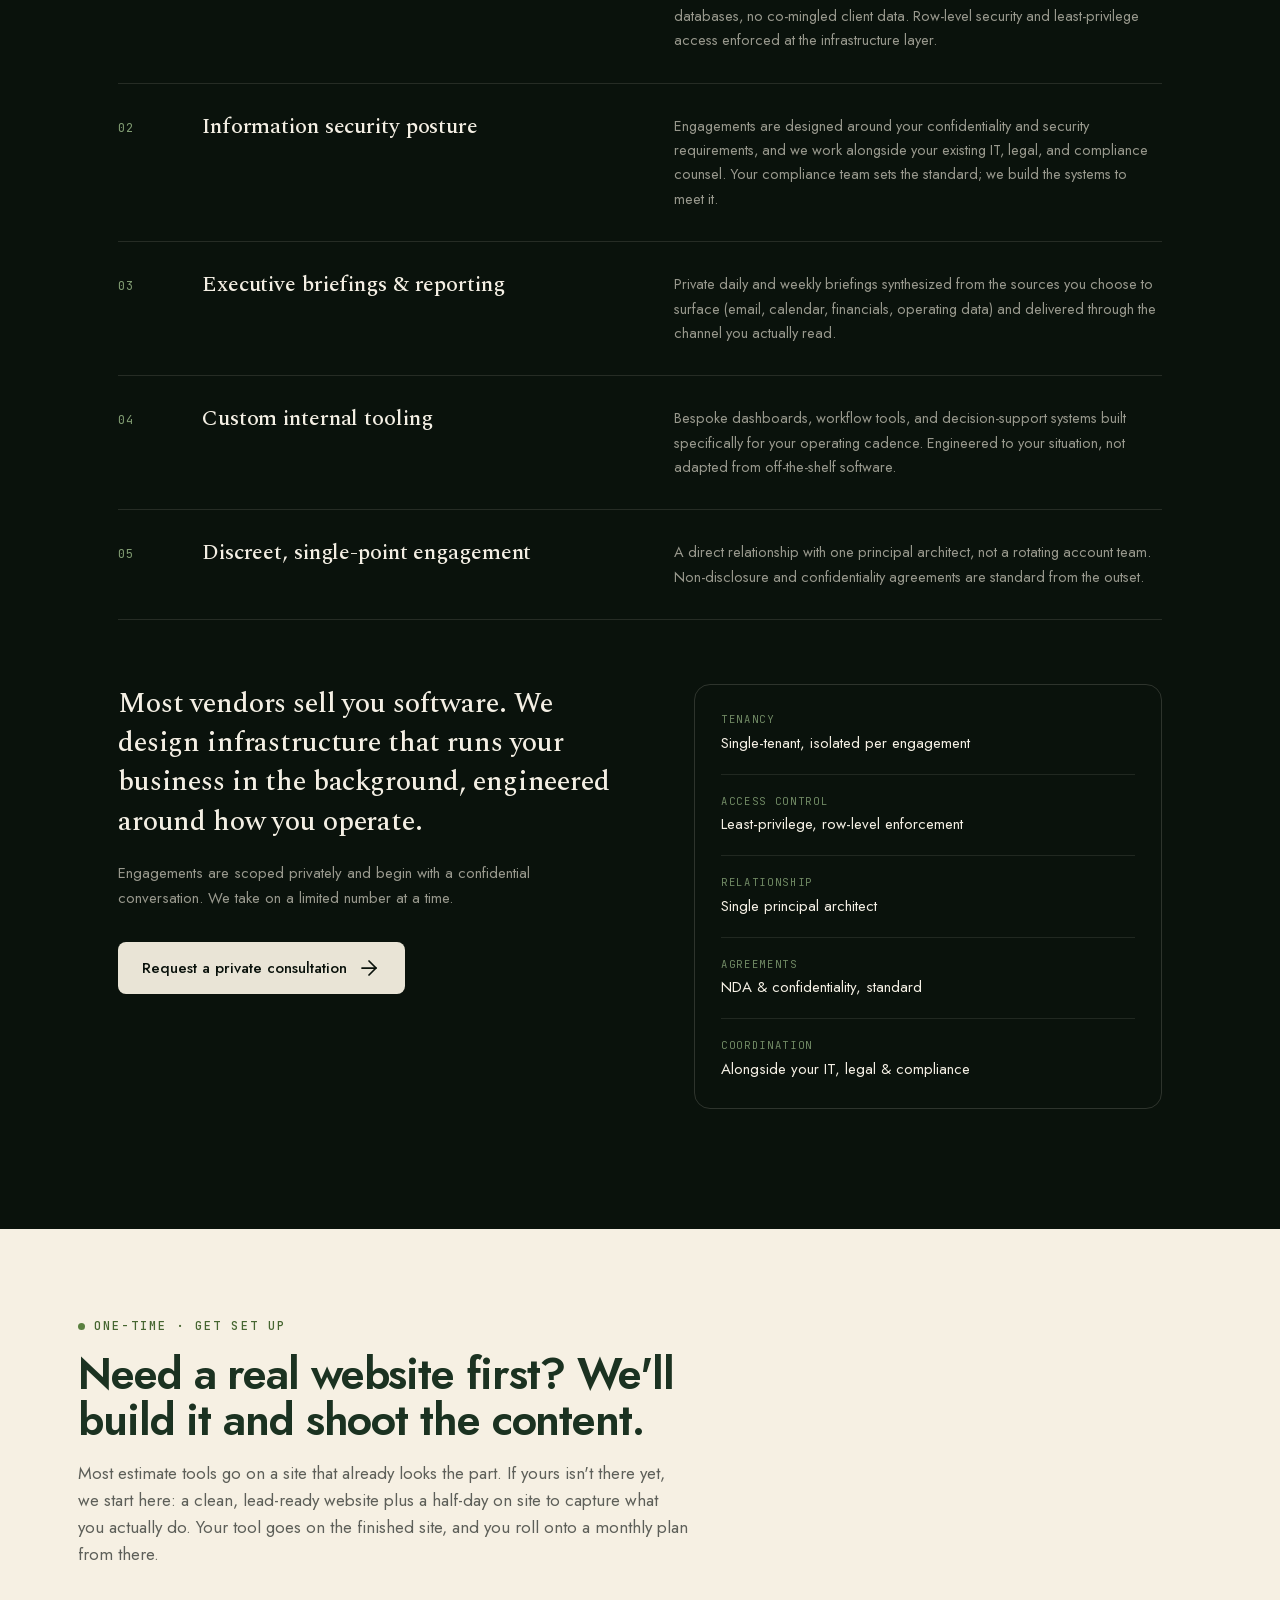
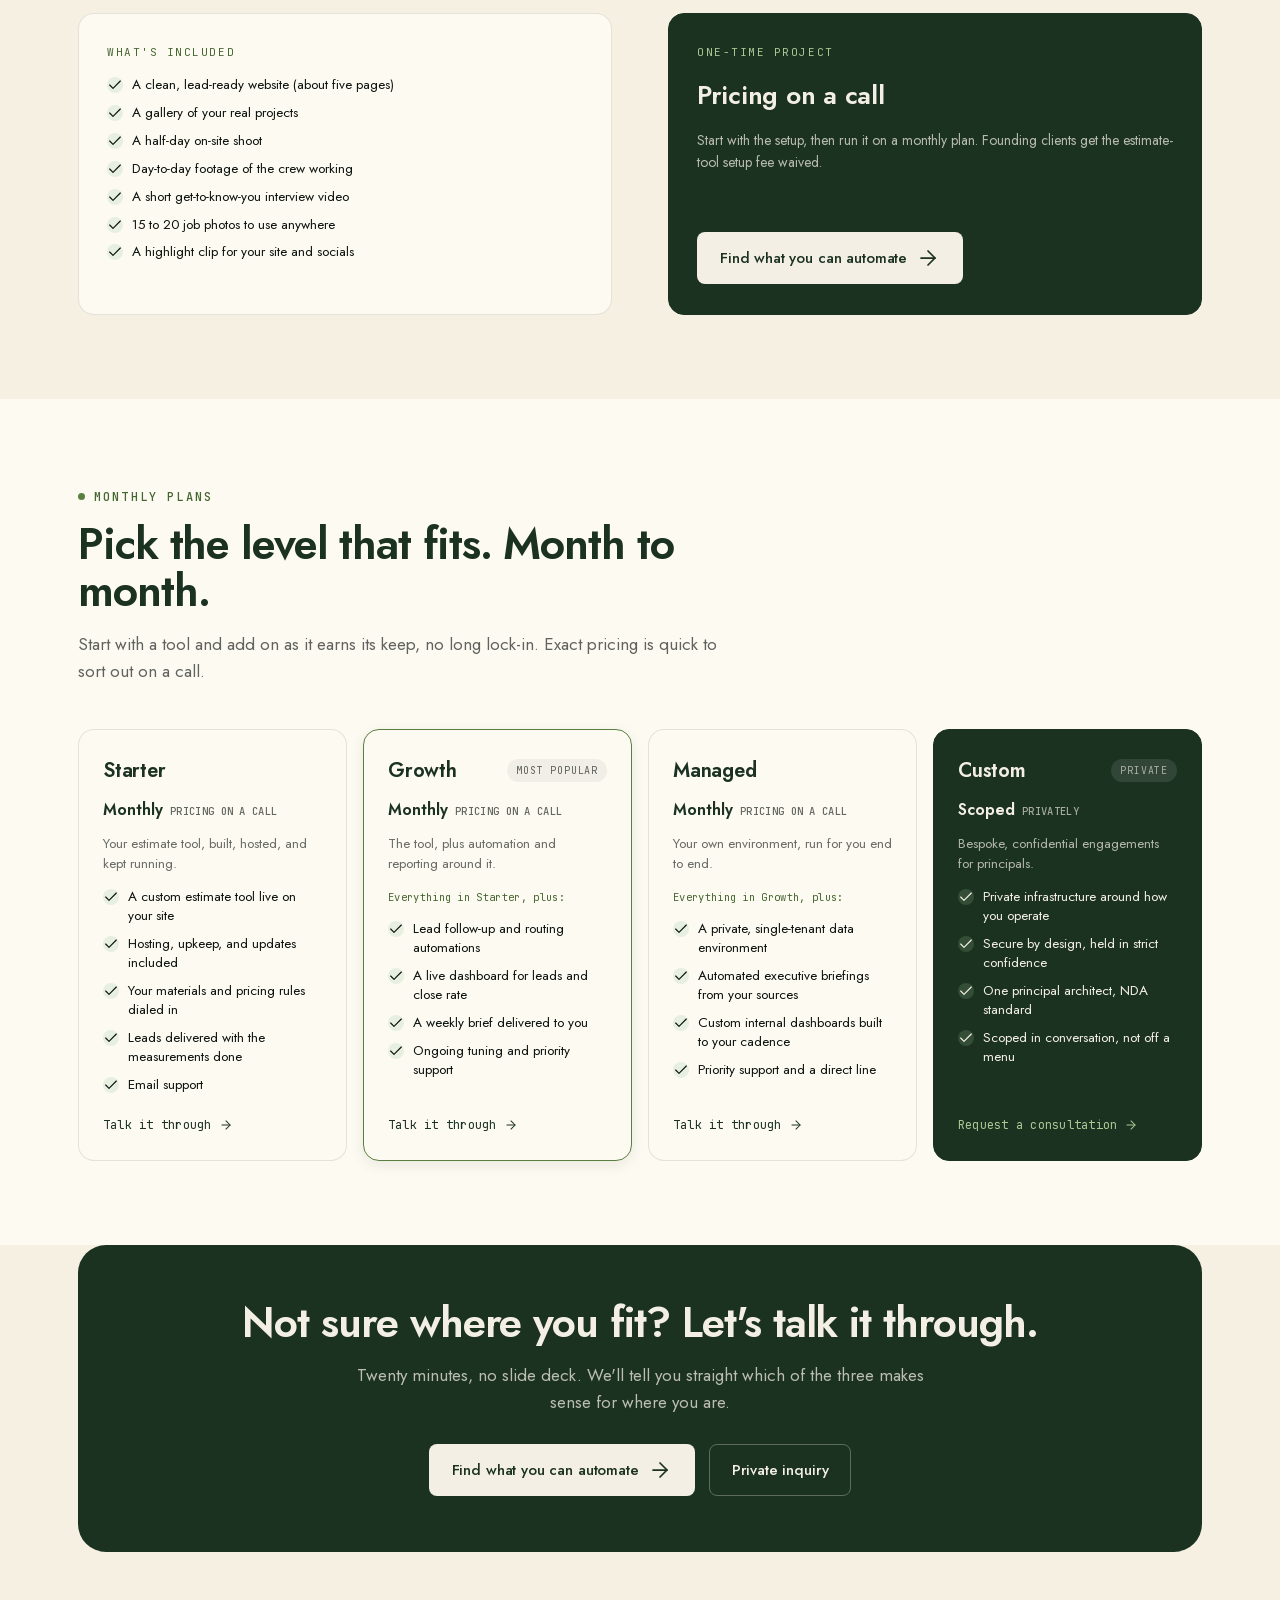
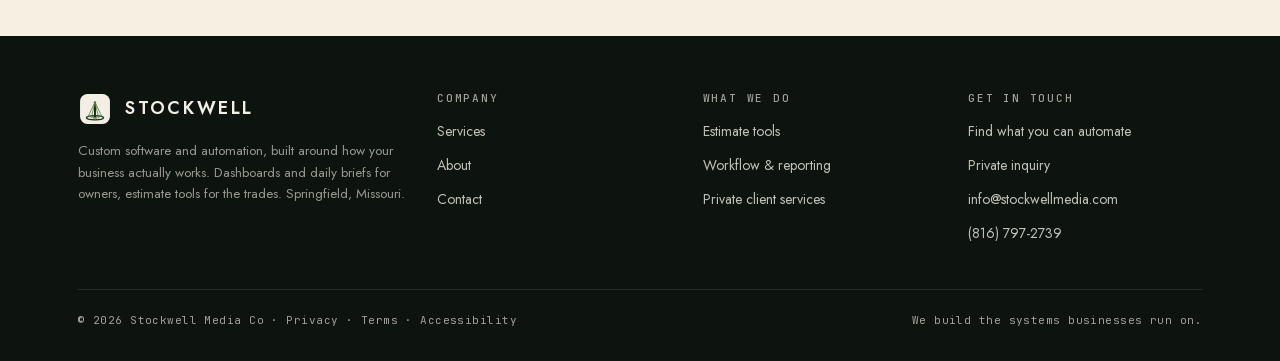
<file: services.html>
<!doctype html>
<html lang="en">
<head>
<meta charset="utf-8"/>
<title>Services · Stockwell Media Co</title>
<meta name="viewport" content="width=device-width,initial-scale=1"/>
<meta http-equiv="Content-Security-Policy" content="default-src 'self'; connect-src 'self' https://gzcfawhglecmfxnwfjej.supabase.co; script-src 'self' 'unsafe-inline'; style-src 'self' 'unsafe-inline'; img-src 'self' data:; font-src 'self'; object-src 'none'; base-uri 'self'; form-action 'self'"/>
<meta name="referrer" content="strict-origin-when-cross-origin"/>
<link rel="icon" href="assets/logos/favicon.svg"/>
<meta name="description" content="Websites, estimate tools, workflow automation, and reporting for owners who want more business and less admin."/>
<meta name="theme-color" content="#1b3221"/>
<link rel="apple-touch-icon" href="apple-touch-icon.png"/>
<link rel="canonical" href="https://stockwellmedia.com/services.html"/>
<meta property="og:type" content="website"/>
<meta property="og:site_name" content="Stockwell Media Co"/>
<meta property="og:title" content="Services · Stockwell Media Co"/>
<meta property="og:description" content="Websites, estimate tools, workflow automation, and reporting for owners who want more business and less admin."/>
<meta property="og:url" content="https://stockwellmedia.com/services.html"/>
<meta property="og:image" content="https://stockwellmedia.com/assets/og.png"/>
<meta property="og:image:width" content="1200"/>
<meta property="og:image:height" content="630"/>
<meta property="og:image:alt" content="Stockwell Media Co. We build the systems businesses run on."/>
<meta name="twitter:card" content="summary_large_image"/>
<link rel="stylesheet" href="styles.css"/>
<link rel="stylesheet" href="site.css"/>
</head>
<body>

<header class="nav">
  <div class="container nav-in">
    <a class="brand" href="index.html">
      <svg width="38" height="38" viewBox="0 0 100 100" aria-hidden="true">
        <rect x="6" y="6" width="88" height="88" rx="22" fill="#1b3221"/>
        <ellipse cx="50" cy="76" rx="25" ry="6" fill="none" stroke="#f4efe4" stroke-width="4"/>
        <ellipse cx="50" cy="76" rx="8" ry="2.5" fill="#a8c994"/>
        <rect x="47" y="28" width="6" height="46" rx="2" fill="#f4efe4"/>
        <line x1="50" y1="30" x2="28" y2="76" stroke="#a8c994" stroke-width="2.4" stroke-linecap="round"/>
        <line x1="50" y1="30" x2="39" y2="76" stroke="#a8c994" stroke-width="2.4" stroke-linecap="round"/>
        <line x1="50" y1="30" x2="61" y2="76" stroke="#a8c994" stroke-width="2.4" stroke-linecap="round"/>
        <line x1="50" y1="30" x2="72" y2="76" stroke="#a8c994" stroke-width="2.4" stroke-linecap="round"/>
      </svg>
      <span class="name">STOCKWELL</span>
    </a>
    <nav class="nav-links">
      <a href="services.html" class="active">Services</a>
      <a href="about.html">About</a>
      <a href="contact.html">Contact</a>
    </nav>
    <div class="nav-cta">
      <a href="contact.html" class="btn btn-primary">Let's talk</a>
    </div>
  </div>
</header>

<!-- PAGE HEAD -->
<section class="page-head">
  <div class="container">
    <span class="eyebrow">Services</span>
    <h1>Three ways to work with us.<br/>One studio behind all of them.</h1>
    <p>It starts with software on your site, grows into automation and reporting, and at the top becomes private infrastructure built for principals. Find the one that fits where you are.</p>
    <div class="hero-ctas" style="margin-top:26px;">
      <a href="#estimate-tools" class="btn btn-ghost">Estimate tools</a>
      <a href="#automation" class="btn btn-ghost">Workflow &amp; reporting</a>
      <a href="#private-client" class="btn btn-ghost">Private client services</a>
    </div>
  </div>
</section>

<!-- ============================================================
     PILLAR 1 — ESTIMATE TOOLS (trade, approachable)
     ============================================================ -->
<section class="section" id="estimate-tools" style="padding-top:36px;">
  <div class="container">
    <div class="track-band">
      <span class="track-badge track-band-badge--trades"><svg xmlns="http://www.w3.org/2000/svg" width="24" height="24" viewBox="0 0 24 24" fill="none" stroke="currentColor" stroke-width="1.75" stroke-linecap="round" stroke-linejoin="round" data-lucide="ruler" aria-hidden="true" class="lucide lucide-ruler"><path d="M21.3 15.3a2.4 2.4 0 0 1 0 3.4l-2.6 2.6a2.4 2.4 0 0 1-3.4 0L2.7 8.7a2.41 2.41 0 0 1 0-3.4l2.6-2.6a2.41 2.41 0 0 1 3.4 0Z"></path><path d="m14.5 12.5 2-2"></path><path d="m11.5 9.5 2-2"></path><path d="m8.5 6.5 2-2"></path><path d="m17.5 15.5 2-2"></path></svg></span>
      <div>
        <span class="eyebrow">For trade &amp; service businesses</span>
        <h2 style="font-family:var(--font-display);font-weight:600;font-size:clamp(26px,3.2vw,38px);line-height:1.05;letter-spacing:-0.02em;color:var(--sw-forest);margin-top:8px;">Instant estimate tools, built into your site.</h2>
      </div>
    </div>
    <p style="font-size:16.5px;line-height:1.62;color:rgba(13,20,16,0.66);max-width:46em;margin-top:8px;">Your customer measures and prices their own job before you ever pick up the phone. You close more work and stop burning gas on quotes that go nowhere.</p>
  </div>
</section>

<!-- THE FENCER (realistic estimator) -->
<section class="section warm" style="padding-top:48px;padding-bottom:48px;">
  <div class="container hero-grid" style="align-items:start;">
    <div>
      <span class="eyebrow">Working demo · The Fencer</span>
      <h2 style="font-family:var(--font-display);font-weight:600;font-size:clamp(28px,3.6vw,38px);line-height:1.08;letter-spacing:-0.025em;color:var(--sw-forest);margin-top:14px;">Draw the fence. See the price.</h2>
      <p style="font-size:16.5px;line-height:1.62;color:rgba(13,20,16,0.68);margin-top:16px;max-width:34em;">Customers drop points to trace their fence on a satellite map of their own yard, pick a material, and watch the price update by the linear foot, gates included. They arrive at the conversation already sold on the ballpark. You arrive ready to close.</p>
      <ul style="list-style:none;display:flex;flex-direction:column;gap:12px;margin-top:22px;">
        <li style="display:flex;gap:11px;font-size:15px;color:var(--sw-ink);align-items:center;"><svg xmlns="http://www.w3.org/2000/svg" width="24" height="24" viewBox="0 0 24 24" fill="none" stroke="currentColor" stroke-width="1.75" stroke-linecap="round" stroke-linejoin="round" data-lucide="check" aria-hidden="true" class="lucide lucide-check chk"><path d="M20 6 9 17l-5-5"></path></svg>Drop-a-point drawing on real satellite maps</li>
        <li style="display:flex;gap:11px;font-size:15px;color:var(--sw-ink);align-items:center;"><svg xmlns="http://www.w3.org/2000/svg" width="24" height="24" viewBox="0 0 24 24" fill="none" stroke="currentColor" stroke-width="1.75" stroke-linecap="round" stroke-linejoin="round" data-lucide="check" aria-hidden="true" class="lucide lucide-check chk"><path d="M20 6 9 17l-5-5"></path></svg>Pricing by material, length, and gates</li>
        <li style="display:flex;gap:11px;font-size:15px;color:var(--sw-ink);align-items:center;"><svg xmlns="http://www.w3.org/2000/svg" width="24" height="24" viewBox="0 0 24 24" fill="none" stroke="currentColor" stroke-width="1.75" stroke-linecap="round" stroke-linejoin="round" data-lucide="check" aria-hidden="true" class="lucide lucide-check chk"><path d="M20 6 9 17l-5-5"></path></svg>Lead lands with the measurements done</li>
      </ul>
      <div style="margin-top:30px;">
        <div class="est-mat-lbl">Pick a material</div>
        <div class="est-swatches">
          <button class="est-swatch on" data-price="$10,240" data-spec="6 ft cedar privacy" style="--sw:#8a5a3c;">Cedar</button>
          <button class="est-swatch" data-price="$6,080" data-spec="6 ft chain-link" style="--sw:#9aa0a6;">Chain-link</button>
          <button class="est-swatch" data-price="$15,200" data-spec="6 ft vinyl privacy" style="--sw:#e8e4da;">Vinyl</button>
        </div>
      </div>
    </div>
    <div class="mock mock-estimator">
      <div class="est-map est-map--photo" style="--est-img:url('assets/img/estimator-aerial.jpg');">
        <div class="est-shade"></div>
        <span class="est-addr"><svg xmlns="http://www.w3.org/2000/svg" width="24" height="24" viewBox="0 0 24 24" fill="none" stroke="currentColor" stroke-width="1.75" stroke-linecap="round" stroke-linejoin="round" data-lucide="map-pin" aria-hidden="true" class="lucide lucide-map-pin"><path d="M20 10c0 4.993-5.539 10.193-7.399 11.799a1 1 0 0 1-1.202 0C9.539 20.193 4 14.993 4 10a8 8 0 0 1 16 0"></path><circle cx="12" cy="10" r="3"></circle></svg>1442 Oak Ridge Dr</span>
        <span class="est-tag">The Fencer · demo</span>
        <svg class="est-poly2" viewBox="0 0 100 100" preserveAspectRatio="none"><polyline points="45.2,8 74.1,11.6 72.5,35.3 34,77.1 23.5,43.4 29.9,35.1"/></svg>
        <span class="est-vtx" style="left:45.2%;top:8%"></span>
        <span class="est-vtx" style="left:74.1%;top:11.6%"></span>
        <span class="est-vtx" style="left:72.5%;top:35.3%"></span>
        <span class="est-vtx" style="left:34%;top:77.1%"></span>
        <span class="est-vtx" style="left:23.5%;top:43.4%"></span>
        <span class="est-vtx" style="left:29.9%;top:35.1%"></span>
        <span class="est-len" style="left:59.7%;top:9.8%">90 ft</span>
        <span class="est-len" style="left:75.3%;top:23.5%">46 ft</span>
        <span class="est-len" style="left:54.3%;top:56.2%">145 ft</span>
        <span class="est-len" style="left:26.8%;top:60.3%">73 ft</span>
        <span class="est-len" style="left:22.7%;top:39.3%">26 ft</span>
        <div class="est-zoom"><span>+</span><span>&minus;</span></div>
      </div>
      <div class="est-pricebar">
        <span class="lab">Instant estimate</span>
        <span class="price" id="estPrice">$10,240 <small>· 380 ft</small></span>
      </div>
      <div class="est-spec"><span id="estSpec">6 ft cedar privacy</span><span>2 gates</span><span>Material + labor</span></div>
    </div>
  </div>
</section>

<!-- MORE TRADES -->
<section class="section" style="padding-top:48px;">
  <div class="container">
    <div class="section-head">
      <h2>Same idea, built for your line of work.</h2>
      <p>The Fencer is the blueprint. If a customer can measure it or draw it, we can build a tool for it.</p>
    </div>
    <div class="tool-grid">
      <div class="tool-tile"><span class="ico"><svg xmlns="http://www.w3.org/2000/svg" width="24" height="24" viewBox="0 0 24 24" fill="none" stroke="currentColor" stroke-width="1.75" stroke-linecap="round" stroke-linejoin="round" data-lucide="fence" aria-hidden="true" class="lucide lucide-fence"><path d="M4 3 2 5v15c0 .6.4 1 1 1h2c.6 0 1-.4 1-1V5Z"></path><path d="M6 8h4"></path><path d="M6 18h4"></path><path d="m12 3-2 2v15c0 .6.4 1 1 1h2c.6 0 1-.4 1-1V5Z"></path><path d="M14 8h4"></path><path d="M14 18h4"></path><path d="m20 3-2 2v15c0 .6.4 1 1 1h2c.6 0 1-.4 1-1V5Z"></path></svg></span><h4>Fencing</h4><p>Draw the fence line on a map, price by material and length.</p></div>
      <div class="tool-tile"><span class="ico"><svg xmlns="http://www.w3.org/2000/svg" width="24" height="24" viewBox="0 0 24 24" fill="none" stroke="currentColor" stroke-width="1.75" stroke-linecap="round" stroke-linejoin="round" data-lucide="trees" aria-hidden="true" class="lucide lucide-trees"><path d="M10 10v.2A3 3 0 0 1 8.9 16H5a3 3 0 0 1-1-5.8V10a3 3 0 0 1 6 0Z"></path><path d="M7 16v6"></path><path d="M13 19v3"></path><path d="M12 19h8.3a1 1 0 0 0 .7-1.7L18 14h.3a1 1 0 0 0 .7-1.7L16 9h.2a1 1 0 0 0 .8-1.7L13 3l-1.4 1.5"></path></svg></span><h4>Landscaping &amp; lawn</h4><p>Draw the lot or enter dimensions for an instant service quote.</p></div>
      <div class="tool-tile"><span class="ico"><svg xmlns="http://www.w3.org/2000/svg" width="24" height="24" viewBox="0 0 24 24" fill="none" stroke="currentColor" stroke-width="1.75" stroke-linecap="round" stroke-linejoin="round" data-lucide="square" aria-hidden="true" class="lucide lucide-square"><rect width="18" height="18" x="3" y="3" rx="2"></rect></svg></span><h4>Concrete pours</h4><p>Draw the pour area, choose a finish, get square-foot pricing.</p></div>
      <div class="tool-tile"><span class="ico"><svg xmlns="http://www.w3.org/2000/svg" width="24" height="24" viewBox="0 0 24 24" fill="none" stroke="currentColor" stroke-width="1.75" stroke-linecap="round" stroke-linejoin="round" data-lucide="brush" aria-hidden="true" class="lucide lucide-brush"><path d="m11 10 3 3"></path><path d="M6.5 21A3.5 3.5 0 1 0 3 17.5a2.62 2.62 0 0 1-.708 1.792A1 1 0 0 0 3 21z"></path><path d="M9.969 17.031 21.378 5.624a1 1 0 0 0-3.002-3.002L6.967 14.031"></path></svg></span><h4>Driveway coating</h4><p>Measure the drive, pick a sealant, price the seal or re-coat.</p></div>
      <div class="tool-tile"><span class="ico"><svg xmlns="http://www.w3.org/2000/svg" width="24" height="24" viewBox="0 0 24 24" fill="none" stroke="currentColor" stroke-width="1.75" stroke-linecap="round" stroke-linejoin="round" data-lucide="layers" aria-hidden="true" class="lucide lucide-layers"><path d="M12.83 2.18a2 2 0 0 0-1.66 0L2.6 6.08a1 1 0 0 0 0 1.83l8.58 3.91a2 2 0 0 0 1.66 0l8.58-3.9a1 1 0 0 0 0-1.83z"></path><path d="M2 12a1 1 0 0 0 .58.91l8.6 3.91a2 2 0 0 0 1.65 0l8.58-3.9A1 1 0 0 0 22 12"></path><path d="M2 17a1 1 0 0 0 .58.91l8.6 3.91a2 2 0 0 0 1.65 0l8.58-3.9A1 1 0 0 0 22 17"></path></svg></span><h4>Deck building</h4><p>Set the footprint, choose decking, see a build estimate.</p></div>
      <div class="tool-tile"><span class="ico"><svg xmlns="http://www.w3.org/2000/svg" width="24" height="24" viewBox="0 0 24 24" fill="none" stroke="currentColor" stroke-width="1.75" stroke-linecap="round" stroke-linejoin="round" data-lucide="droplets" aria-hidden="true" class="lucide lucide-droplets"><path d="M7 16.3c2.2 0 4-1.83 4-4.05 0-1.16-.57-2.26-1.71-3.19S7.29 6.75 7 5.3c-.29 1.45-1.14 2.84-2.29 3.76S3 11.1 3 12.25c0 2.22 1.8 4.05 4 4.05z"></path><path d="M12.56 6.6A10.97 10.97 0 0 0 14 3.02c.5 2.5 2 4.9 4 6.5s3 3.5 3 5.5a6.98 6.98 0 0 1-11.91 4.97"></path></svg></span><h4>Pressure washing</h4><p>Enter the area and surface type for an on-the-spot price.</p></div>
      <div class="tool-tile"><span class="ico"><svg xmlns="http://www.w3.org/2000/svg" width="24" height="24" viewBox="0 0 24 24" fill="none" stroke="currentColor" stroke-width="1.75" stroke-linecap="round" stroke-linejoin="round" data-lucide="home" aria-hidden="true" class="lucide lucide-home"><path d="M15 21v-8a1 1 0 0 0-1-1h-4a1 1 0 0 0-1 1v8"></path><path d="M3 10a2 2 0 0 1 .709-1.528l7-6a2 2 0 0 1 2.582 0l7 6A2 2 0 0 1 21 10v9a2 2 0 0 1-2 2H5a2 2 0 0 1-2-2z"></path></svg></span><h4>Roofing</h4><p>Square footage plus optional pitch for a ballpark roof number.</p></div>
    </div>
  </div>
</section>

<!-- ============================================================
     PILLAR 2 — WORKFLOW AUTOMATION (bridge, neutral)
     ============================================================ -->
<section class="section dark" id="automation">
  <div class="container">
    <div class="track-band">
      <span class="track-badge" style="background:var(--sw-cream);"><svg xmlns="http://www.w3.org/2000/svg" width="24" height="24" viewBox="0 0 24 24" fill="none" stroke="currentColor" stroke-width="1.75" stroke-linecap="round" stroke-linejoin="round" data-lucide="workflow" aria-hidden="true" style="stroke:var(--sw-forest);" class="lucide lucide-workflow"><rect width="8" height="8" x="3" y="3" rx="2"></rect><path d="M7 11v4a2 2 0 0 0 2 2h4"></path><rect width="8" height="8" x="13" y="13" rx="2"></rect></svg></span>
      <div>
        <span class="eyebrow on-dark">Workflow automation &amp; reporting</span>
        <h2 style="font-family:var(--font-display);font-weight:600;font-size:clamp(26px,3.2vw,38px);line-height:1.05;letter-spacing:-0.02em;color:var(--sw-cream);margin-top:8px;">Turn a working tool into a system you can run.</h2>
      </div>
    </div>
    <p style="font-size:16.5px;line-height:1.62;color:rgba(244,239,228,0.74);max-width:46em;margin-top:8px;margin-bottom:8px;">For clients who already have a tool deployed and want more leverage. We connect it to automations and reporting so every lead is handled and you always know where things stand, without logging into anything.</p>

    <div class="hero-grid" style="margin-top:40px;align-items:center;">
      <div class="mock mock--dark">
        <div class="mock-hd"><span class="t">Weekly brief</span><span class="mock-live">Sent Mon 7a</span></div>
        <div class="mock-flow">
          <div class="mock-node"><span class="ic"><svg xmlns="http://www.w3.org/2000/svg" width="24" height="24" viewBox="0 0 24 24" fill="none" stroke="currentColor" stroke-width="1.75" stroke-linecap="round" stroke-linejoin="round" data-lucide="inbox" aria-hidden="true" class="lucide lucide-inbox"><polyline points="22 12 16 12 14 15 10 15 8 12 2 12"></polyline><path d="M5.45 5.11 2 12v6a2 2 0 0 0 2 2h16a2 2 0 0 0 2-2v-6l-3.45-6.89A2 2 0 0 0 16.76 4H7.24a2 2 0 0 0-1.79 1.11z"></path></svg></span><div class="tx"><b>14 new leads</b><span>Up from 9 last week</span></div></div>
          <div class="mock-conn"></div>
          <div class="mock-node"><span class="ic"><svg xmlns="http://www.w3.org/2000/svg" width="24" height="24" viewBox="0 0 24 24" fill="none" stroke="currentColor" stroke-width="1.75" stroke-linecap="round" stroke-linejoin="round" data-lucide="list-checks" aria-hidden="true" class="lucide lucide-list-checks"><path d="M13 5h8"></path><path d="M13 12h8"></path><path d="M13 19h8"></path><path d="m3 17 2 2 4-4"></path><path d="m3 7 2 2 4-4"></path></svg></span><div class="tx"><b>3 quotes awaiting follow-up</b><span>Auto-reminder queued</span></div></div>
          <div class="mock-conn"></div>
          <div class="mock-node"><span class="ic"><svg xmlns="http://www.w3.org/2000/svg" width="24" height="24" viewBox="0 0 24 24" fill="none" stroke="currentColor" stroke-width="1.75" stroke-linecap="round" stroke-linejoin="round" data-lucide="trending-up" aria-hidden="true" class="lucide lucide-trending-up"><path d="M16 7h6v6"></path><path d="m22 7-8.5 8.5-5-5L2 17"></path></svg></span><div class="tx"><b>Close rate: 38%</b><span>Best month to date</span></div></div>
        </div>
      </div>
      <div>
        <ul class="auto-list">
          <li>
            <span class="ali"><svg xmlns="http://www.w3.org/2000/svg" width="24" height="24" viewBox="0 0 24 24" fill="none" stroke="currentColor" stroke-width="1.75" stroke-linecap="round" stroke-linejoin="round" data-lucide="repeat" aria-hidden="true" class="lucide lucide-repeat"><path d="m17 2 4 4-4 4"></path><path d="M3 11v-1a4 4 0 0 1 4-4h14"></path><path d="m7 22-4-4 4-4"></path><path d="M21 13v1a4 4 0 0 1-4 4H3"></path></svg></span>
            <div>
              <h3>Lead pipeline automations</h3>
              <p>Automations that route, tag, and follow up on every lead the moment it arrives. Nothing gets dropped.</p>
            </div>
          </li>
          <li>
            <span class="ali"><svg xmlns="http://www.w3.org/2000/svg" width="24" height="24" viewBox="0 0 24 24" fill="none" stroke="currentColor" stroke-width="1.75" stroke-linecap="round" stroke-linejoin="round" data-lucide="gauge" aria-hidden="true" class="lucide lucide-gauge"><path d="m12 14 4-4"></path><path d="M3.34 19a10 10 0 1 1 17.32 0"></path></svg></span>
            <div>
              <h3>Performance dashboards</h3>
              <p>Leads, quotes, close rate, and cost-per-job in one clear view, the numbers that tell you what's actually working.</p>
            </div>
          </li>
          <li>
            <span class="ali"><svg xmlns="http://www.w3.org/2000/svg" width="24" height="24" viewBox="0 0 24 24" fill="none" stroke="currentColor" stroke-width="1.75" stroke-linecap="round" stroke-linejoin="round" data-lucide="send" aria-hidden="true" class="lucide lucide-send"><path d="M14.536 21.686a.5.5 0 0 0 .937-.024l6.5-19a.496.496 0 0 0-.635-.635l-19 6.5a.5.5 0 0 0-.024.937l7.93 3.18a2 2 0 0 1 1.112 1.11z"></path><path d="m21.854 2.147-10.94 10.939"></path></svg></span>
            <div>
              <h3>Automated briefs</h3>
              <p>A daily or weekly summary delivered so you can stay on top of the business without digging.</p>
            </div>
          </li>
        </ul>
      </div>
    </div>
  </div>
</section>

<!-- ============================================================
     PILLAR 3 — PRIVATE CLIENT SERVICES (executive, boutique)
     ============================================================ -->
<section class="pcs" id="private-client">
  <div class="container">
    <div class="pcs-head">
      <div>
        <span class="pcs-label">Private Client Services</span>
        <h2>Private data infrastructure, designed around how a principal actually operates.</h2>
      </div>
      <p class="intro">For founders, executives, and firms whose work runs on sensitive data and high-stakes decisions. We design and operate private, secure data infrastructure, built around how the principal actually works, and held in strict confidence.</p>
    </div>

    <div class="pcs-caps">
      <div class="pcs-cap">
        <span class="no">01</span>
        <h3>Isolated data architecture</h3>
        <p>A dedicated, single-tenant data environment per engagement. No shared databases, no co-mingled client data. Row-level security and least-privilege access enforced at the infrastructure layer.</p>
      </div>
      <div class="pcs-cap">
        <span class="no">02</span>
        <h3>Information security posture</h3>
        <p>Engagements are designed around your confidentiality and security requirements, and we work alongside your existing IT, legal, and compliance counsel. Your compliance team sets the standard; we build the systems to meet it.</p>
      </div>
      <div class="pcs-cap">
        <span class="no">03</span>
        <h3>Executive briefings &amp; reporting</h3>
        <p>Private daily and weekly briefings synthesized from the sources you choose to surface (email, calendar, financials, operating data) and delivered through the channel you actually read.</p>
      </div>
      <div class="pcs-cap">
        <span class="no">04</span>
        <h3>Custom internal tooling</h3>
        <p>Bespoke dashboards, workflow tools, and decision-support systems built specifically for your operating cadence. Engineered to your situation, not adapted from off-the-shelf software.</p>
      </div>
      <div class="pcs-cap">
        <span class="no">05</span>
        <h3>Discreet, single-point engagement</h3>
        <p>A direct relationship with one principal architect, not a rotating account team. Non-disclosure and confidentiality agreements are standard from the outset.</p>
      </div>
    </div>

    <div class="pcs-foot">
      <div>
        <p class="lead-line">Most vendors sell you software. We design infrastructure that runs your business in the background, engineered around how you operate.</p>
        <p>Engagements are scoped privately and begin with a confidential conversation. We take on a limited number at a time.</p>
        <a href="contact.html?inquiry=private" class="pcs-cta">Request a private consultation <svg xmlns="http://www.w3.org/2000/svg" width="24" height="24" viewBox="0 0 24 24" fill="none" stroke="currentColor" stroke-width="1.75" stroke-linecap="round" stroke-linejoin="round" data-lucide="arrow-right" aria-hidden="true" class="lucide lucide-arrow-right arr"><path d="M5 12h14"></path><path d="m12 5 7 7-7 7"></path></svg></a>
      </div>
      <div class="pcs-spec">
        <div class="row"><span class="k">Tenancy</span><span class="v">Single-tenant, isolated per engagement</span></div>
        <div class="row"><span class="k">Access control</span><span class="v">Least-privilege, row-level enforcement</span></div>
        <div class="row"><span class="k">Relationship</span><span class="v">Single principal architect</span></div>
        <div class="row"><span class="k">Agreements</span><span class="v">NDA &amp; confidentiality, standard</span></div>
        <div class="row"><span class="k">Coordination</span><span class="v">Alongside your IT, legal &amp; compliance</span></div>
      </div>
    </div>
  </div>
</section>

<!-- WEBSITE + CONTENT (one-time on-ramp) -->
<section class="section" id="setup">
  <div class="container">
    <div class="section-head">
      <span class="eyebrow">One-time · get set up</span>
      <h2>Need a real website first? We'll build it and shoot the content.</h2>
      <p>Most estimate tools go on a site that already looks the part. If yours isn't there yet, we start here: a clean, lead-ready website plus a half-day on site to capture what you actually do. Your tool goes on the finished site, and you roll onto a monthly plan from there.</p>
    </div>
    <div class="hero-grid" style="align-items:stretch;">
      <div class="setup-panel">
        <div class="setup-lbl">What's included</div>
        <ul class="level-list">
          <li><svg xmlns="http://www.w3.org/2000/svg" width="24" height="24" viewBox="0 0 24 24" fill="none" stroke="currentColor" stroke-width="1.75" stroke-linecap="round" stroke-linejoin="round" data-lucide="check" aria-hidden="true" class="lucide lucide-check lchk"><path d="M20 6 9 17l-5-5"></path></svg>A clean, lead-ready website (about five pages)</li>
          <li><svg xmlns="http://www.w3.org/2000/svg" width="24" height="24" viewBox="0 0 24 24" fill="none" stroke="currentColor" stroke-width="1.75" stroke-linecap="round" stroke-linejoin="round" data-lucide="check" aria-hidden="true" class="lucide lucide-check lchk"><path d="M20 6 9 17l-5-5"></path></svg>A gallery of your real projects</li>
          <li><svg xmlns="http://www.w3.org/2000/svg" width="24" height="24" viewBox="0 0 24 24" fill="none" stroke="currentColor" stroke-width="1.75" stroke-linecap="round" stroke-linejoin="round" data-lucide="check" aria-hidden="true" class="lucide lucide-check lchk"><path d="M20 6 9 17l-5-5"></path></svg>A half-day on-site shoot</li>
          <li><svg xmlns="http://www.w3.org/2000/svg" width="24" height="24" viewBox="0 0 24 24" fill="none" stroke="currentColor" stroke-width="1.75" stroke-linecap="round" stroke-linejoin="round" data-lucide="check" aria-hidden="true" class="lucide lucide-check lchk"><path d="M20 6 9 17l-5-5"></path></svg>Day-to-day footage of the crew working</li>
          <li><svg xmlns="http://www.w3.org/2000/svg" width="24" height="24" viewBox="0 0 24 24" fill="none" stroke="currentColor" stroke-width="1.75" stroke-linecap="round" stroke-linejoin="round" data-lucide="check" aria-hidden="true" class="lucide lucide-check lchk"><path d="M20 6 9 17l-5-5"></path></svg>A short get-to-know-you interview video</li>
          <li><svg xmlns="http://www.w3.org/2000/svg" width="24" height="24" viewBox="0 0 24 24" fill="none" stroke="currentColor" stroke-width="1.75" stroke-linecap="round" stroke-linejoin="round" data-lucide="check" aria-hidden="true" class="lucide lucide-check lchk"><path d="M20 6 9 17l-5-5"></path></svg>15 to 20 job photos to use anywhere</li>
          <li><svg xmlns="http://www.w3.org/2000/svg" width="24" height="24" viewBox="0 0 24 24" fill="none" stroke="currentColor" stroke-width="1.75" stroke-linecap="round" stroke-linejoin="round" data-lucide="check" aria-hidden="true" class="lucide lucide-check lchk"><path d="M20 6 9 17l-5-5"></path></svg>A highlight clip for your site and socials</li>
        </ul>
      </div>
      <div class="setup-panel setup-panel--price">
        <div class="setup-lbl">One-time project</div>
        <div class="setup-price-amt">Pricing on a call</div>
        <p>Start with the setup, then run it on a monthly plan. Founding clients get the estimate-tool setup fee waived.</p>
        <a href="contact.html" class="btn btn-on-dark">Find what you can automate <svg xmlns="http://www.w3.org/2000/svg" width="24" height="24" viewBox="0 0 24 24" fill="none" stroke="currentColor" stroke-width="1.75" stroke-linecap="round" stroke-linejoin="round" data-lucide="arrow-right" aria-hidden="true" class="lucide lucide-arrow-right arr"><path d="M5 12h14"></path><path d="m12 5 7 7-7 7"></path></svg></a>
      </div>
    </div>
  </div>
</section>

<!-- MONTHLY PLANS -->
<section class="section warm" id="plans">
  <div class="container">
    <div class="section-head">
      <span class="eyebrow">Monthly plans</span>
      <h2>Pick the level that fits. Month to month.</h2>
      <p>Start with a tool and add on as it earns its keep, no long lock-in. Exact pricing is quick to sort out on a call.</p>
    </div>
    <div class="levels">

      <div class="level">
        <div class="level-top"><span class="level-name">Starter</span></div>
        <div class="level-price">Monthly <span class="per">pricing on a call</span></div>
        <p>Your estimate tool, built, hosted, and kept running.</p>
        <ul class="level-list">
          <li><svg xmlns="http://www.w3.org/2000/svg" width="24" height="24" viewBox="0 0 24 24" fill="none" stroke="currentColor" stroke-width="1.75" stroke-linecap="round" stroke-linejoin="round" data-lucide="check" aria-hidden="true" class="lucide lucide-check lchk"><path d="M20 6 9 17l-5-5"></path></svg>A custom estimate tool live on your site</li>
          <li><svg xmlns="http://www.w3.org/2000/svg" width="24" height="24" viewBox="0 0 24 24" fill="none" stroke="currentColor" stroke-width="1.75" stroke-linecap="round" stroke-linejoin="round" data-lucide="check" aria-hidden="true" class="lucide lucide-check lchk"><path d="M20 6 9 17l-5-5"></path></svg>Hosting, upkeep, and updates included</li>
          <li><svg xmlns="http://www.w3.org/2000/svg" width="24" height="24" viewBox="0 0 24 24" fill="none" stroke="currentColor" stroke-width="1.75" stroke-linecap="round" stroke-linejoin="round" data-lucide="check" aria-hidden="true" class="lucide lucide-check lchk"><path d="M20 6 9 17l-5-5"></path></svg>Your materials and pricing rules dialed in</li>
          <li><svg xmlns="http://www.w3.org/2000/svg" width="24" height="24" viewBox="0 0 24 24" fill="none" stroke="currentColor" stroke-width="1.75" stroke-linecap="round" stroke-linejoin="round" data-lucide="check" aria-hidden="true" class="lucide lucide-check lchk"><path d="M20 6 9 17l-5-5"></path></svg>Leads delivered with the measurements done</li>
          <li><svg xmlns="http://www.w3.org/2000/svg" width="24" height="24" viewBox="0 0 24 24" fill="none" stroke="currentColor" stroke-width="1.75" stroke-linecap="round" stroke-linejoin="round" data-lucide="check" aria-hidden="true" class="lucide lucide-check lchk"><path d="M20 6 9 17l-5-5"></path></svg>Email support</li>
        </ul>
        <a href="contact.html" class="level-cta">Talk it through <svg xmlns="http://www.w3.org/2000/svg" width="24" height="24" viewBox="0 0 24 24" fill="none" stroke="currentColor" stroke-width="1.75" stroke-linecap="round" stroke-linejoin="round" data-lucide="arrow-right" aria-hidden="true" class="lucide lucide-arrow-right"><path d="M5 12h14"></path><path d="m12 5 7 7-7 7"></path></svg></a>
      </div>

      <div class="level level--popular">
        <div class="level-top"><span class="level-name">Growth</span><span class="level-tag">Most popular</span></div>
        <div class="level-price">Monthly <span class="per">pricing on a call</span></div>
        <p>The tool, plus automation and reporting around it.</p>
        <div class="level-builds">Everything in Starter, plus:</div>
        <ul class="level-list">
          <li><svg xmlns="http://www.w3.org/2000/svg" width="24" height="24" viewBox="0 0 24 24" fill="none" stroke="currentColor" stroke-width="1.75" stroke-linecap="round" stroke-linejoin="round" data-lucide="check" aria-hidden="true" class="lucide lucide-check lchk"><path d="M20 6 9 17l-5-5"></path></svg>Lead follow-up and routing automations</li>
          <li><svg xmlns="http://www.w3.org/2000/svg" width="24" height="24" viewBox="0 0 24 24" fill="none" stroke="currentColor" stroke-width="1.75" stroke-linecap="round" stroke-linejoin="round" data-lucide="check" aria-hidden="true" class="lucide lucide-check lchk"><path d="M20 6 9 17l-5-5"></path></svg>A live dashboard for leads and close rate</li>
          <li><svg xmlns="http://www.w3.org/2000/svg" width="24" height="24" viewBox="0 0 24 24" fill="none" stroke="currentColor" stroke-width="1.75" stroke-linecap="round" stroke-linejoin="round" data-lucide="check" aria-hidden="true" class="lucide lucide-check lchk"><path d="M20 6 9 17l-5-5"></path></svg>A weekly brief delivered to you</li>
          <li><svg xmlns="http://www.w3.org/2000/svg" width="24" height="24" viewBox="0 0 24 24" fill="none" stroke="currentColor" stroke-width="1.75" stroke-linecap="round" stroke-linejoin="round" data-lucide="check" aria-hidden="true" class="lucide lucide-check lchk"><path d="M20 6 9 17l-5-5"></path></svg>Ongoing tuning and priority support</li>
        </ul>
        <a href="contact.html" class="level-cta">Talk it through <svg xmlns="http://www.w3.org/2000/svg" width="24" height="24" viewBox="0 0 24 24" fill="none" stroke="currentColor" stroke-width="1.75" stroke-linecap="round" stroke-linejoin="round" data-lucide="arrow-right" aria-hidden="true" class="lucide lucide-arrow-right"><path d="M5 12h14"></path><path d="m12 5 7 7-7 7"></path></svg></a>
      </div>

      <div class="level">
        <div class="level-top"><span class="level-name">Managed</span></div>
        <div class="level-price">Monthly <span class="per">pricing on a call</span></div>
        <p>Your own environment, run for you end to end.</p>
        <div class="level-builds">Everything in Growth, plus:</div>
        <ul class="level-list">
          <li><svg xmlns="http://www.w3.org/2000/svg" width="24" height="24" viewBox="0 0 24 24" fill="none" stroke="currentColor" stroke-width="1.75" stroke-linecap="round" stroke-linejoin="round" data-lucide="check" aria-hidden="true" class="lucide lucide-check lchk"><path d="M20 6 9 17l-5-5"></path></svg>A private, single-tenant data environment</li>
          <li><svg xmlns="http://www.w3.org/2000/svg" width="24" height="24" viewBox="0 0 24 24" fill="none" stroke="currentColor" stroke-width="1.75" stroke-linecap="round" stroke-linejoin="round" data-lucide="check" aria-hidden="true" class="lucide lucide-check lchk"><path d="M20 6 9 17l-5-5"></path></svg>Automated executive briefings from your sources</li>
          <li><svg xmlns="http://www.w3.org/2000/svg" width="24" height="24" viewBox="0 0 24 24" fill="none" stroke="currentColor" stroke-width="1.75" stroke-linecap="round" stroke-linejoin="round" data-lucide="check" aria-hidden="true" class="lucide lucide-check lchk"><path d="M20 6 9 17l-5-5"></path></svg>Custom internal dashboards built to your cadence</li>
          <li><svg xmlns="http://www.w3.org/2000/svg" width="24" height="24" viewBox="0 0 24 24" fill="none" stroke="currentColor" stroke-width="1.75" stroke-linecap="round" stroke-linejoin="round" data-lucide="check" aria-hidden="true" class="lucide lucide-check lchk"><path d="M20 6 9 17l-5-5"></path></svg>Priority support and a direct line</li>
        </ul>
        <a href="contact.html" class="level-cta">Talk it through <svg xmlns="http://www.w3.org/2000/svg" width="24" height="24" viewBox="0 0 24 24" fill="none" stroke="currentColor" stroke-width="1.75" stroke-linecap="round" stroke-linejoin="round" data-lucide="arrow-right" aria-hidden="true" class="lucide lucide-arrow-right"><path d="M5 12h14"></path><path d="m12 5 7 7-7 7"></path></svg></a>
      </div>

      <div class="level level--private">
        <div class="level-top"><span class="level-name">Custom</span><span class="level-tag">Private</span></div>
        <div class="level-price">Scoped <span class="per">privately</span></div>
        <p>Bespoke, confidential engagements for principals.</p>
        <ul class="level-list">
          <li><svg xmlns="http://www.w3.org/2000/svg" width="24" height="24" viewBox="0 0 24 24" fill="none" stroke="currentColor" stroke-width="1.75" stroke-linecap="round" stroke-linejoin="round" data-lucide="check" aria-hidden="true" class="lucide lucide-check lchk"><path d="M20 6 9 17l-5-5"></path></svg>Private infrastructure around how you operate</li>
          <li><svg xmlns="http://www.w3.org/2000/svg" width="24" height="24" viewBox="0 0 24 24" fill="none" stroke="currentColor" stroke-width="1.75" stroke-linecap="round" stroke-linejoin="round" data-lucide="check" aria-hidden="true" class="lucide lucide-check lchk"><path d="M20 6 9 17l-5-5"></path></svg>Secure by design, held in strict confidence</li>
          <li><svg xmlns="http://www.w3.org/2000/svg" width="24" height="24" viewBox="0 0 24 24" fill="none" stroke="currentColor" stroke-width="1.75" stroke-linecap="round" stroke-linejoin="round" data-lucide="check" aria-hidden="true" class="lucide lucide-check lchk"><path d="M20 6 9 17l-5-5"></path></svg>One principal architect, NDA standard</li>
          <li><svg xmlns="http://www.w3.org/2000/svg" width="24" height="24" viewBox="0 0 24 24" fill="none" stroke="currentColor" stroke-width="1.75" stroke-linecap="round" stroke-linejoin="round" data-lucide="check" aria-hidden="true" class="lucide lucide-check lchk"><path d="M20 6 9 17l-5-5"></path></svg>Scoped in conversation, not off a menu</li>
        </ul>
        <a href="contact.html?inquiry=private" class="level-cta">Request a consultation <svg xmlns="http://www.w3.org/2000/svg" width="24" height="24" viewBox="0 0 24 24" fill="none" stroke="currentColor" stroke-width="1.75" stroke-linecap="round" stroke-linejoin="round" data-lucide="arrow-right" aria-hidden="true" class="lucide lucide-arrow-right"><path d="M5 12h14"></path><path d="m12 5 7 7-7 7"></path></svg></a>
      </div>

    </div>
  </div>
</section>

<!-- CTA BAND -->
<section class="section" style="padding-top:0;">
  <div class="container">
    <div class="cta-band">
      <h2>Not sure where you fit? Let's talk it through.</h2>
      <p>Twenty minutes, no slide deck. We'll tell you straight which of the three makes sense for where you are.</p>
      <div class="hero-ctas">
        <a href="contact.html" class="btn btn-on-dark">Find what you can automate <svg xmlns="http://www.w3.org/2000/svg" width="24" height="24" viewBox="0 0 24 24" fill="none" stroke="currentColor" stroke-width="1.75" stroke-linecap="round" stroke-linejoin="round" data-lucide="arrow-right" aria-hidden="true" class="lucide lucide-arrow-right arr"><path d="M5 12h14"></path><path d="m12 5 7 7-7 7"></path></svg></a>
        <a href="contact.html?inquiry=private" class="btn btn-ghost-dark">Private inquiry</a>
      </div>
    </div>
  </div>
</section>

<footer class="footer">
  <div class="container">
    <div class="footer-grid">
      <div>
        <div class="brand" style="gap:11px;">
          <svg width="34" height="34" viewBox="0 0 100 100" aria-hidden="true">
            <rect x="6" y="6" width="88" height="88" rx="22" fill="#f4efe4"/>
            <ellipse cx="50" cy="76" rx="25" ry="6" fill="none" stroke="#1b3221" stroke-width="4"/>
            <ellipse cx="50" cy="76" rx="8" ry="2.5" fill="#5a8040"/>
            <rect x="47" y="28" width="6" height="46" rx="2" fill="#1b3221"/>
            <line x1="50" y1="30" x2="28" y2="76" stroke="#5a8040" stroke-width="2.4" stroke-linecap="round"/>
            <line x1="50" y1="30" x2="39" y2="76" stroke="#5a8040" stroke-width="2.4" stroke-linecap="round"/>
            <line x1="50" y1="30" x2="61" y2="76" stroke="#5a8040" stroke-width="2.4" stroke-linecap="round"/>
            <line x1="50" y1="30" x2="72" y2="76" stroke="#5a8040" stroke-width="2.4" stroke-linecap="round"/>
          </svg>
          <span class="name">STOCKWELL</span>
        </div>
        <p class="blurb">Custom software and automation, built around how your business actually works. Dashboards and daily briefs for owners, estimate tools for the trades. Springfield, Missouri.</p>
      </div>
      <div>
        <h5>Company</h5>
        <ul><li><a href="services.html">Services</a></li><li><a href="about.html">About</a></li><li><a href="contact.html">Contact</a></li></ul>
      </div>
      <div>
        <h5>What we do</h5>
        <ul><li><a href="services.html#estimate-tools">Estimate tools</a></li><li><a href="services.html#automation">Workflow &amp; reporting</a></li><li><a href="services.html#private-client">Private client services</a></li></ul>
      </div>
      <div>
        <h5>Get in touch</h5>
        <ul><li><a href="contact.html">Find what you can automate</a></li><li><a href="contact.html?inquiry=private">Private inquiry</a></li><li><a href="mailto:info@stockwellmedia.com">info@stockwellmedia.com</a></li><li><a href="tel:+18167972739">(816) 797-2739</a></li></ul>
      </div>
    </div>
    <div class="footer-bottom">
      <span>© 2026 Stockwell Media Co · <a href="privacy.html">Privacy</a> · <a href="terms.html">Terms</a> · <a href="accessibility.html">Accessibility</a></span>
      <span>We build the systems businesses run on.</span>
    </div>
  </div>
</footer>

<script>
  document.querySelectorAll('.est-swatch').forEach(function(s){
    s.addEventListener('click', function(){
      document.querySelectorAll('.est-swatch').forEach(function(x){ x.classList.remove('on'); });
      s.classList.add('on');
      var p = document.getElementById('estPrice');
      p.innerHTML = s.dataset.price + ' <small>· 380 ft</small>';
      document.getElementById('estSpec').textContent = s.dataset.spec;
      p.classList.remove('bump'); void p.offsetWidth; p.classList.add('bump');
    });
  });
</script>
</body>
</html>
</file>
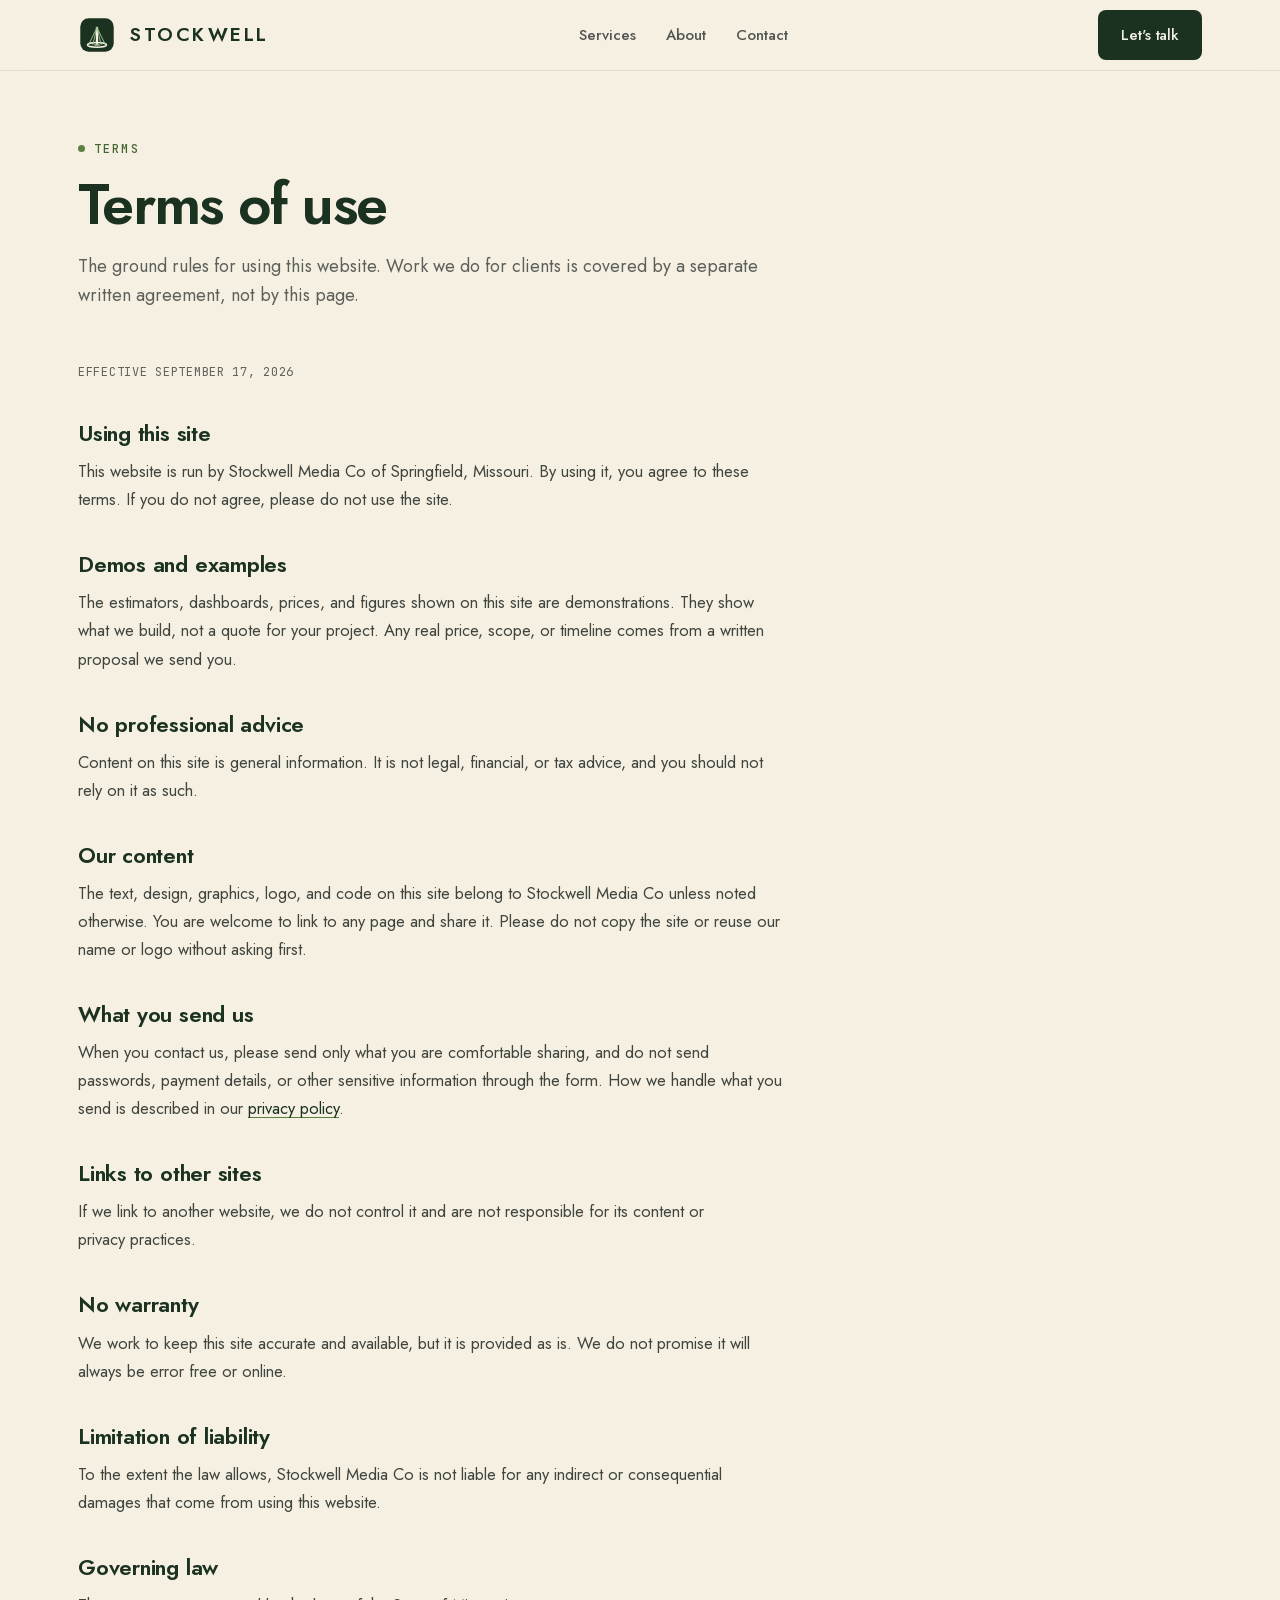
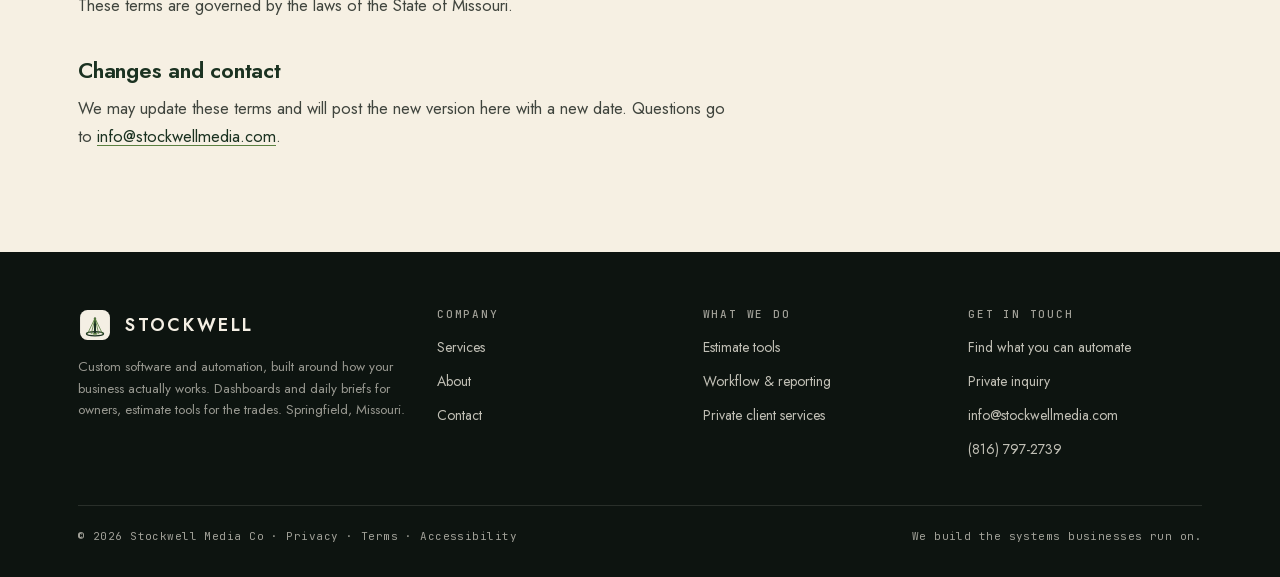
<file: terms.html>
<!doctype html>
<html lang="en">
<head>
<meta charset="utf-8"/>
<title>Terms · Stockwell Media Co</title>
<meta name="viewport" content="width=device-width,initial-scale=1"/>
<meta http-equiv="Content-Security-Policy" content="default-src 'self'; connect-src 'self' https://gzcfawhglecmfxnwfjej.supabase.co; script-src 'self' 'unsafe-inline'; style-src 'self' 'unsafe-inline'; img-src 'self' data:; font-src 'self'; object-src 'none'; base-uri 'self'; form-action 'self'"/>
<meta name="referrer" content="strict-origin-when-cross-origin"/>
<link rel="icon" href="assets/logos/favicon.svg"/>
<meta name="description" content="Terms of use for the Stockwell Media Co website."/>
<meta name="theme-color" content="#1b3221"/>
<link rel="apple-touch-icon" href="apple-touch-icon.png"/>
<link rel="canonical" href="https://stockwellmedia.com/terms.html"/>
<meta property="og:type" content="website"/>
<meta property="og:site_name" content="Stockwell Media Co"/>
<meta property="og:title" content="Terms · Stockwell Media Co"/>
<meta property="og:description" content="Terms of use for the Stockwell Media Co website."/>
<meta property="og:url" content="https://stockwellmedia.com/terms.html"/>
<meta property="og:image" content="https://stockwellmedia.com/assets/og.png"/>
<meta property="og:image:width" content="1200"/>
<meta property="og:image:height" content="630"/>
<meta property="og:image:alt" content="Stockwell Media Co. We build the systems businesses run on."/>
<meta name="twitter:card" content="summary_large_image"/>
<link rel="stylesheet" href="styles.css"/>
<link rel="stylesheet" href="site.css"/>
</head>
<body>

<header class="nav">
  <div class="container nav-in">
    <a class="brand" href="index.html">
      <svg width="38" height="38" viewBox="0 0 100 100" aria-hidden="true">
        <rect x="6" y="6" width="88" height="88" rx="22" fill="#1b3221"/>
        <ellipse cx="50" cy="76" rx="25" ry="6" fill="none" stroke="#f4efe4" stroke-width="4"/>
        <ellipse cx="50" cy="76" rx="8" ry="2.5" fill="#a8c994"/>
        <rect x="47" y="28" width="6" height="46" rx="2" fill="#f4efe4"/>
        <line x1="50" y1="30" x2="28" y2="76" stroke="#a8c994" stroke-width="2.4" stroke-linecap="round"/>
        <line x1="50" y1="30" x2="39" y2="76" stroke="#a8c994" stroke-width="2.4" stroke-linecap="round"/>
        <line x1="50" y1="30" x2="61" y2="76" stroke="#a8c994" stroke-width="2.4" stroke-linecap="round"/>
        <line x1="50" y1="30" x2="72" y2="76" stroke="#a8c994" stroke-width="2.4" stroke-linecap="round"/>
      </svg>
      <span class="name">STOCKWELL</span>
    </a>
    <nav class="nav-links">
      <a href="services.html">Services</a>
      <a href="about.html">About</a>
      <a href="contact.html">Contact</a>
    </nav>
    <div class="nav-cta">
      <a href="contact.html" class="btn btn-primary">Let's talk</a>
    </div>
  </div>
</header>

<!-- PAGE HEAD -->
<section class="page-head">
  <div class="container">
    <span class="eyebrow">Terms</span>
    <h1>Terms of use</h1>
    <p>The ground rules for using this website. Work we do for clients is covered by a separate written agreement, not by this page.</p>
  </div>
</section>

<section class="section" style="padding-top:24px;">
  <div class="container">
    <div class="prose legal">
      <p class="legal-date">Effective September 17, 2026</p>

      <h2>Using this site</h2>
      <p>This website is run by Stockwell Media Co of Springfield, Missouri. By using it, you agree to these terms. If you do not agree, please do not use the site.</p>

      <h2>Demos and examples</h2>
      <p>The estimators, dashboards, prices, and figures shown on this site are demonstrations. They show what we build, not a quote for your project. Any real price, scope, or timeline comes from a written proposal we send you.</p>

      <h2>No professional advice</h2>
      <p>Content on this site is general information. It is not legal, financial, or tax advice, and you should not rely on it as such.</p>

      <h2>Our content</h2>
      <p>The text, design, graphics, logo, and code on this site belong to Stockwell Media Co unless noted otherwise. You are welcome to link to any page and share it. Please do not copy the site or reuse our name or logo without asking first.</p>

      <h2>What you send us</h2>
      <p>When you contact us, please send only what you are comfortable sharing, and do not send passwords, payment details, or other sensitive information through the form. How we handle what you send is described in our <a href="privacy.html">privacy policy</a>.</p>

      <h2>Links to other sites</h2>
      <p>If we link to another website, we do not control it and are not responsible for its content or privacy practices.</p>

      <h2>No warranty</h2>
      <p>We work to keep this site accurate and available, but it is provided as is. We do not promise it will always be error free or online.</p>

      <h2>Limitation of liability</h2>
      <p>To the extent the law allows, Stockwell Media Co is not liable for any indirect or consequential damages that come from using this website.</p>

      <h2>Governing law</h2>
      <p>These terms are governed by the laws of the State of Missouri.</p>

      <h2>Changes and contact</h2>
      <p>We may update these terms and will post the new version here with a new date. Questions go to <a href="mailto:info@stockwellmedia.com">info@stockwellmedia.com</a>.</p>
    </div>
  </div>
</section>

<footer class="footer">
  <div class="container">
    <div class="footer-grid">
      <div>
        <div class="brand" style="gap:11px;">
          <svg width="34" height="34" viewBox="0 0 100 100" aria-hidden="true">
            <rect x="6" y="6" width="88" height="88" rx="22" fill="#f4efe4"/>
            <ellipse cx="50" cy="76" rx="25" ry="6" fill="none" stroke="#1b3221" stroke-width="4"/>
            <ellipse cx="50" cy="76" rx="8" ry="2.5" fill="#5a8040"/>
            <rect x="47" y="28" width="6" height="46" rx="2" fill="#1b3221"/>
            <line x1="50" y1="30" x2="28" y2="76" stroke="#5a8040" stroke-width="2.4" stroke-linecap="round"/>
            <line x1="50" y1="30" x2="39" y2="76" stroke="#5a8040" stroke-width="2.4" stroke-linecap="round"/>
            <line x1="50" y1="30" x2="61" y2="76" stroke="#5a8040" stroke-width="2.4" stroke-linecap="round"/>
            <line x1="50" y1="30" x2="72" y2="76" stroke="#5a8040" stroke-width="2.4" stroke-linecap="round"/>
          </svg>
          <span class="name">STOCKWELL</span>
        </div>
        <p class="blurb">Custom software and automation, built around how your business actually works. Dashboards and daily briefs for owners, estimate tools for the trades. Springfield, Missouri.</p>
      </div>
      <div>
        <h5>Company</h5>
        <ul><li><a href="services.html">Services</a></li><li><a href="about.html">About</a></li><li><a href="contact.html">Contact</a></li></ul>
      </div>
      <div>
        <h5>What we do</h5>
        <ul><li><a href="services.html#estimate-tools">Estimate tools</a></li><li><a href="services.html#automation">Workflow &amp; reporting</a></li><li><a href="services.html#private-client">Private client services</a></li></ul>
      </div>
      <div>
        <h5>Get in touch</h5>
        <ul><li><a href="contact.html">Find what you can automate</a></li><li><a href="contact.html?inquiry=private">Private inquiry</a></li><li><a href="mailto:info@stockwellmedia.com">info@stockwellmedia.com</a></li><li><a href="tel:+18167972739">(816) 797-2739</a></li></ul>
      </div>
    </div>
    <div class="footer-bottom">
      <span>© 2026 Stockwell Media Co · <a href="privacy.html">Privacy</a> · <a href="terms.html">Terms</a> · <a href="accessibility.html">Accessibility</a></span>
      <span>We build the systems businesses run on.</span>
    </div>
  </div>
</footer>

</body>
</html>
</file>
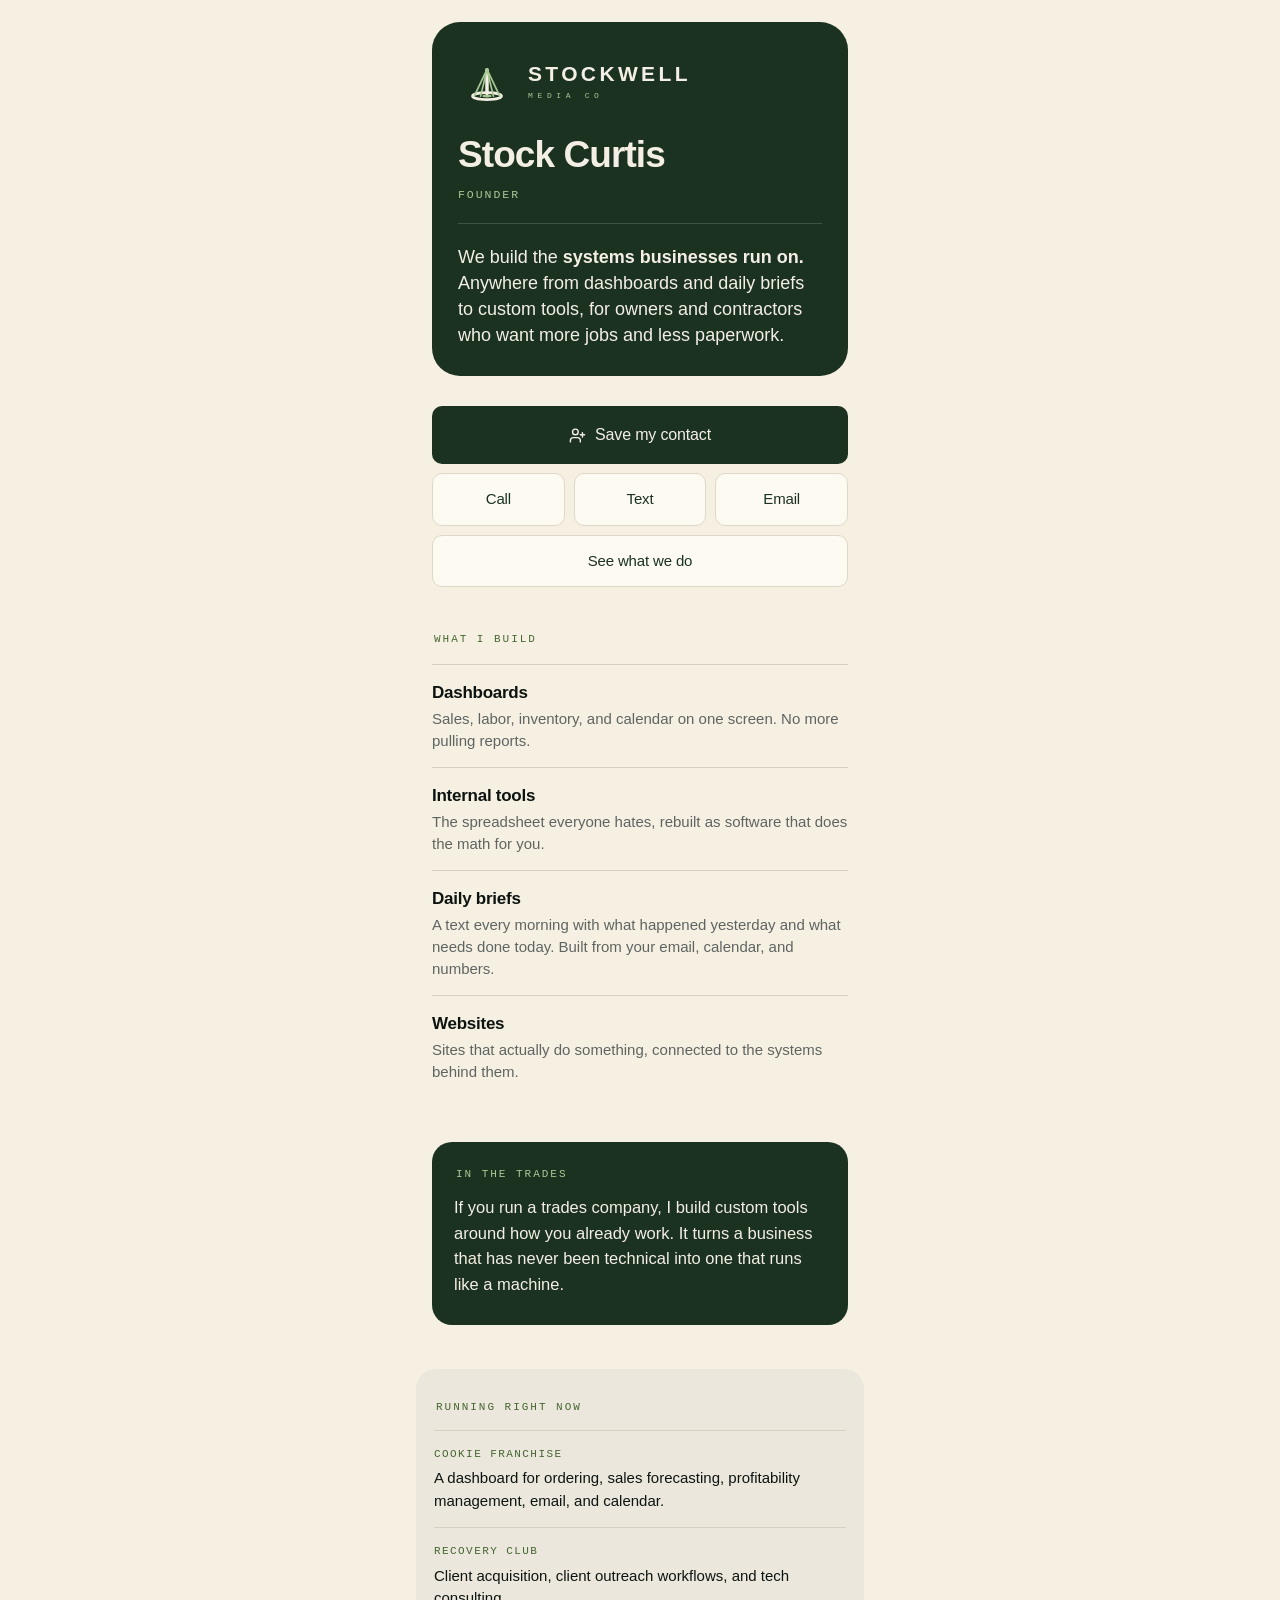
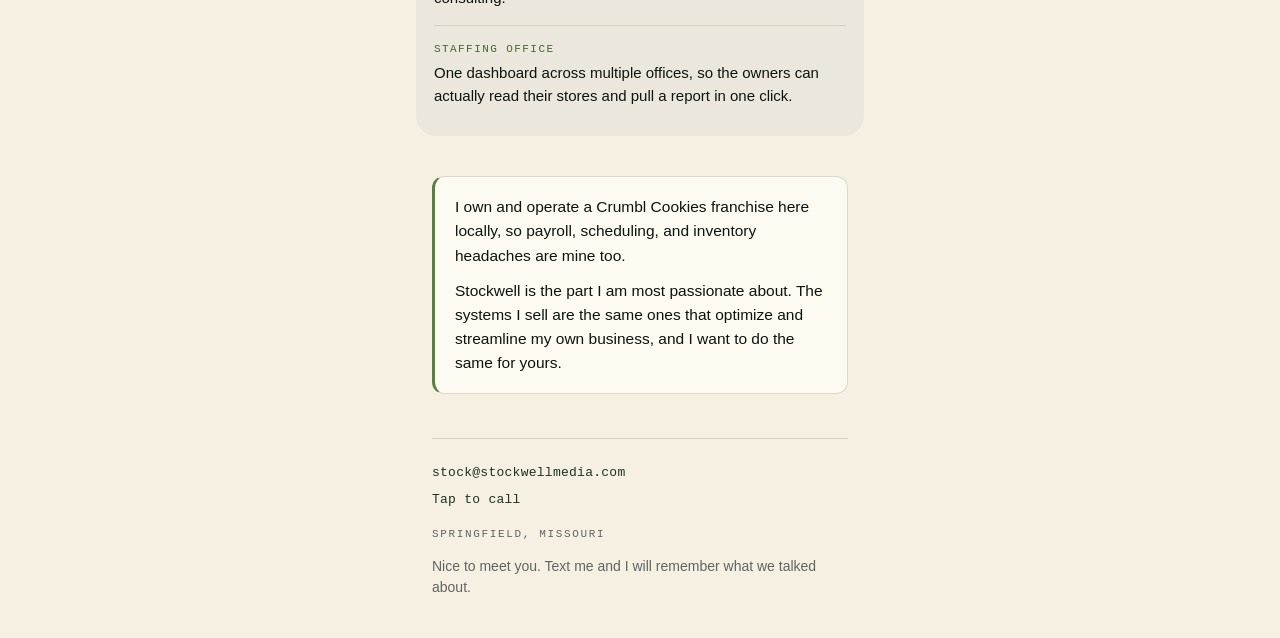
<file: card/index.template.html>
<html lang="en">
<meta charset="utf-8">
<title>Stock Curtis, Stockwell Media Co</title>
<meta name="viewport" content="width=device-width, initial-scale=1, viewport-fit=cover">
<meta name="theme-color" content="#1b3221">
<meta name="description" content="Stock Curtis, founder of Stockwell Media Co. We build the systems businesses run on: dashboards, daily briefs, and internal tools.">
<meta property="og:title" content="Stock Curtis, Stockwell Media Co">
<meta property="og:description" content="We build the systems businesses run on.">
<meta property="og:type" content="profile">

<style>
@font-face{font-family:'Jost';src:url([data-uri]) format('woff2');font-weight:100 900;font-display:swap;}
@font-face{font-family:'JBMono';src:url([data-uri]) format('woff2');font-weight:100 800;font-display:swap;}

:root{
  --forest:#1b3221; --forest-deep:#122016; --pine:#264a30;
  --sage:#5a8040; --sage-deep:#466631; --sage-light:#a8c994;
  --cream:#f4efe4; --cream-warm:#fdfaf2; --paper:#f6f0e3; --cream-deep:#ebe7dc;
  --ink:#0d1410;
  --muted:#5f6461; --soft:#6f746d; --rule:#d6d0c0; --border:#ded8c8;
  --on-forest-muted:#bcbeb1; --on-forest-soft:#929a8c;
}

*{box-sizing:border-box;}
html{-webkit-text-size-adjust:100%;}
body{
  margin:0; background:var(--paper); color:var(--ink);
  font-family:'Jost',-apple-system,BlinkMacSystemFont,'Segoe UI',sans-serif;
  font-size:16px; line-height:1.5;
  -webkit-font-smoothing:antialiased;
}
a{color:inherit; text-decoration:none;}

.wrap{max-width:460px; margin:0 auto; padding:22px 22px 40px;}

/* ---------- hero ---------- */
.hero{
  position:relative; background:var(--forest); color:var(--cream);
  border-radius:28px; padding:30px 26px 28px;
}
.lockup{display:flex; align-items:center; gap:12px;}
.mark{width:58px; height:58px; display:block; flex:none;}
.wordmark{display:flex; flex-direction:column; gap:8px; padding-top:1px;}
.wm-main{
  font-size:21px; font-weight:600; letter-spacing:0.16em;
  text-transform:uppercase; color:var(--cream); line-height:1;
}
.wm-sub{
  font-family:'JBMono',ui-monospace,monospace; font-size:8px; font-weight:500;
  letter-spacing:0.58em; text-transform:uppercase; color:var(--sage-light); line-height:1;
}
.name{
  font-size:37px; font-weight:600; letter-spacing:-0.025em; line-height:1.05;
  margin:26px 0 0;
}
.role{
  font-family:'JBMono',ui-monospace,monospace; font-size:11.5px; font-weight:500;
  letter-spacing:0.17em; text-transform:uppercase; color:var(--sage-light);
  margin:11px 0 0;
}
.tagline{
  font-size:18px; line-height:1.45; color:var(--cream);
  margin:20px 0 0; padding-top:20px; border-top:1px solid rgba(244,239,228,0.16);
}
.tagline b{font-weight:600;}

/* ---------- actions ---------- */
.actions{margin:30px 0 0;}
.btn{
  display:flex; align-items:center; justify-content:center; gap:9px;
  font-family:'Jost',sans-serif; font-weight:500; font-size:16px; letter-spacing:-0.01em;
  padding:16px 22px; border-radius:10px; border:1px solid transparent;
  width:100%; -webkit-tap-highlight-color:transparent;
}
.btn:active{transform:translateY(1px);}
.btn-primary{background:var(--forest); color:var(--cream);}
.btn-primary svg{width:17px; height:17px; flex:none;}
.row{display:grid; grid-template-columns:repeat(3,1fr); gap:9px; margin-top:9px;}
.btn-wide{margin-top:9px; border-color:var(--sage); color:var(--forest);}
.btn-ghost{
  background:var(--cream-warm); color:var(--forest);
  border-color:var(--border); font-size:15px; padding:14px 8px;
}

/* ---------- sections ---------- */
.eyebrow{
  font-family:'JBMono',monospace; font-size:11px; font-weight:500;
  letter-spacing:0.18em; text-transform:uppercase; color:var(--sage-deep);
  margin:44px 0 16px; padding-left:0.18em;
}
.item{padding:15px 0; border-top:1px solid var(--rule);}
.item h3{font-size:17px; font-weight:600; letter-spacing:-0.015em; margin:0 0 3px;}
.item p{font-size:15px; line-height:1.45; color:var(--muted); margin:0;}

.trades{
  background:var(--forest); border-radius:20px;
  padding:24px 22px 26px; margin:44px 0 0;
}
.trades .eyebrow{color:var(--sage-light); margin:0 0 13px;}
.trades .lead{color:var(--cream);}

.proofs{
  background:var(--cream-deep); border-radius:20px;
  padding:4px 18px 14px; margin:44px -16px 0;
}
.proofs .eyebrow{margin:26px 0 14px;}

.lead{
  font-size:16.5px; line-height:1.55; color:var(--ink); margin:0;
  padding:0 0 2px;
}

/* ---------- proof ---------- */
.proof{border-top:1px solid var(--rule); padding:15px 0 0; margin-top:2px;}
.proof .who{
  font-family:'JBMono',monospace; font-size:11px; font-weight:500;
  letter-spacing:0.13em; text-transform:uppercase; color:var(--sage-deep);
  margin:0 0 5px;
}
.proof p{font-size:15px; line-height:1.5; color:var(--ink); margin:0 0 15px;}

/* ---------- crumbl note ---------- */
.note{
  background:var(--cream-warm); border:1px solid var(--border);
  border-left:3px solid var(--sage);
  border-radius:12px; padding:18px 20px; margin:40px 0 0;
}
.note p{margin:0; font-size:15.5px; line-height:1.55; color:var(--ink);}
.note p + p{margin-top:11px;}

/* ---------- footer ---------- */
.foot{margin:44px 0 0; padding-top:24px; border-top:1px solid var(--rule);}
.foot .line{
  font-family:'JBMono',monospace; font-size:13px; letter-spacing:0.02em;
  color:var(--forest); margin:0 0 8px; display:block;
}
.foot .place{
  font-family:'JBMono',monospace; font-size:11px; letter-spacing:0.15em;
  text-transform:uppercase; color:var(--muted); margin:16px 0 0;
}
.foot .tag{font-size:14px; color:var(--muted); margin:14px 0 0;}

@media (max-width:360px){
  .name{font-size:33px;}
  .btn-ghost{font-size:14px;}
}
</style>

<div class="wrap">

  <header class="hero">
    <div class="lockup">
    <svg class="mark" xmlns="http://www.w3.org/2000/svg" viewBox="0 0 100 100" aria-label="Stockwell Media Co">
      <ellipse cx="50" cy="76" rx="25" ry="6" fill="none" stroke="#f4efe4" stroke-width="4.6"></ellipse>
      <ellipse cx="50" cy="76" rx="8" ry="2.5" fill="#a8c994"></ellipse>
      <rect x="47" y="28" width="6" height="46" rx="2" fill="#f4efe4"></rect>
      <line x1="50" y1="30" x2="28" y2="76" stroke="#a8c994" stroke-width="2.9" stroke-linecap="round"></line>
      <line x1="50" y1="30" x2="39" y2="76" stroke="#a8c994" stroke-width="2.9" stroke-linecap="round"></line>
      <line x1="50" y1="30" x2="61" y2="76" stroke="#a8c994" stroke-width="2.9" stroke-linecap="round"></line>
      <line x1="50" y1="30" x2="72" y2="76" stroke="#a8c994" stroke-width="2.9" stroke-linecap="round"></line>
    </svg>
      <div class="wordmark">
        <span class="wm-main">Stockwell</span>
        <span class="wm-sub">Media Co</span>
      </div>
    </div>

    <h1 class="name">Stock Curtis</h1>
    <p class="role">Founder</p>

    <p class="tagline">We build the <b>systems businesses run on.</b> Anywhere from dashboards and daily briefs to custom tools, for owners and contractors who want more jobs and less paperwork.</p>
  </header>

  <div class="actions">
    <a class="btn btn-primary" href="contact.vcf">
      <svg viewBox="0 0 24 24" fill="none" stroke="currentColor" stroke-width="2" stroke-linecap="round" stroke-linejoin="round" aria-hidden="true">
        <path d="M16 21v-2a4 4 0 0 0-4-4H6a4 4 0 0 0-4 4v2"></path>
        <circle cx="9" cy="7" r="4"></circle>
        <path d="M19 8v6M22 11h-6"></path>
      </svg>
      Save my contact
    </a>
    <div class="row">
      <a class="btn btn-ghost" data-act="tel" href="contact.vcf">Call</a>
      <a class="btn btn-ghost" data-act="sms" href="contact.vcf">Text</a>
      <a class="btn btn-ghost" href="mailto:stock@stockwellmedia.com">Email</a>
    </div>
    <a class="btn btn-ghost btn-wide" href="https://stockwellmedia.com">See what we do</a>
  </div>
  <p class="eyebrow">What I build</p>

  <div class="item">
    <h3>Dashboards</h3>
    <p>Sales, labor, inventory, and calendar on one screen. No more pulling reports.</p>
  </div>
  <div class="item">
    <h3>Internal tools</h3>
    <p>The spreadsheet everyone hates, rebuilt as software that does the math for you.</p>
  </div>
  <div class="item">
    <h3>Daily briefs</h3>
    <p>A text every morning with what happened yesterday and what needs done today. Built from your email, calendar, and numbers.</p>
  </div>
  <div class="item">
    <h3>Websites</h3>
    <p>Sites that actually do something, connected to the systems behind them.</p>
  </div>

  <section class="trades">
  <p class="eyebrow">In the trades</p>

  <p class="lead">If you run a trades company, I build custom tools around how you already work. It turns a business that has never been technical into one that runs like a machine.</p>
  </section>

  <section class="proofs">
  <p class="eyebrow">Running right now</p>

  <div class="proof">
    <p class="who">Cookie franchise</p>
    <p>A dashboard for ordering, sales forecasting, profitability management, email, and calendar.</p>
  </div>
  <div class="proof">
    <p class="who">Recovery club</p>
    <p>Client acquisition, client outreach workflows, and tech consulting.</p>
  </div>
  <div class="proof">
    <p class="who">Staffing office</p>
    <p>One dashboard across multiple offices, so the owners can actually read their stores and pull a report in one click.</p>
  </div>
  </section>

  <div class="note">
    <p>I own and operate a Crumbl Cookies franchise here locally, so payroll, scheduling, and inventory headaches are mine too.</p>
    <p>Stockwell is the part I am most passionate about. The systems I sell are the same ones that optimize and streamline my own business, and I want to do the same for yours.</p>
  </div>
  <footer class="foot">
    <a class="line" href="mailto:stock@stockwellmedia.com">stock@stockwellmedia.com</a>
    <a class="line" data-act="tel" href="contact.vcf">Tap to call</a>
    <p class="place">Springfield, Missouri</p>
    <p class="tag">Nice to meet you. Text me and I will remember what we talked about.</p>
  </footer>

</div>

<script>
(function(){
  var n = "+1" + [816, 797, 2739].join("");
  // iOS wants & before body, everything else wants ?
  var ios = /iPad|iPhone|iPod/.test(navigator.userAgent) ||
            (navigator.platform === "MacIntel" && navigator.maxTouchPoints > 1);
  var body = encodeURIComponent("Hi Stock, my name is ");
  document.querySelectorAll("[data-act]").forEach(function(el){
    el.setAttribute("href", el.dataset.act === "sms"
      ? "sms:" + n + (ios ? "&" : "?") + "body=" + body
      : "tel:" + n);
  });
})();
</script>
</file>
<file: styles.css>
/* Stockwell Media Co — global CSS entry point. */
@import url('colors_and_type.css');
</file>
<file: site.css>
/* ============================================================
   Stockwell Media Co — website styles
   Builds on ../styles.css (brand tokens). Site-specific layout.
   ============================================================ */

* { box-sizing: border-box; margin: 0; padding: 0; }
html { scroll-behavior: smooth; }
body { background: var(--sw-paper); color: var(--sw-ink); font-family: var(--font-sans); -webkit-font-smoothing: antialiased; }
a { color: inherit; text-decoration: none; }
img { display: block; max-width: 100%; }

.container { max-width: 1180px; margin: 0 auto; padding: 0 28px; }
.container-narrow { max-width: 760px; margin: 0 auto; padding: 0 28px; }

/* ---------- eyebrow / mono label ---------- */
.eyebrow { font-family: var(--font-mono); font-size: 12px; font-weight: 500; letter-spacing: 0.18em; text-transform: uppercase; color: var(--sw-sage-700); display: inline-flex; align-items: center; gap: 9px; }
.eyebrow::before { content: ""; width: 7px; height: 7px; border-radius: 50%; background: var(--sw-sage); flex: 0 0 auto; }
.eyebrow.on-dark { color: var(--sw-sage-light); }
.eyebrow.on-dark::before { background: var(--sw-sage-light); }
.eyebrow.plain::before { display: none; }

/* ---------- buttons ---------- */
.btn { display: inline-flex; align-items: center; gap: 9px; font-family: var(--font-sans); font-weight: 500; font-size: 15px; letter-spacing: -0.01em; padding: 13px 22px; border-radius: var(--r-sm); border: 1px solid transparent; cursor: pointer; transition: background var(--dur-base) var(--ease-out), transform var(--dur-fast) var(--ease-out), border-color var(--dur-base); }
.btn-primary { background: var(--sw-forest); color: var(--sw-cream); }
.btn-primary:hover { background: var(--sw-pine); transform: translateY(-1px); }
.btn-primary:active { background: var(--sw-forest-deep); transform: translateY(0); }
.btn-ghost { background: transparent; color: var(--sw-forest); border-color: rgba(13,20,16,0.18); }
.btn-ghost:hover { background: rgba(13,20,16,0.04); border-color: rgba(13,20,16,0.3); }
.btn-on-dark { background: var(--sw-cream); color: var(--sw-forest); }
.btn-on-dark:hover { background: #fff; transform: translateY(-1px); }
.btn-ghost-dark { background: transparent; color: var(--sw-cream); border-color: rgba(244,239,228,0.3); }
.btn-ghost-dark:hover { background: rgba(244,239,228,0.08); }
.btn .arr { transition: transform var(--dur-base) var(--ease-out); }
.btn:hover .arr { transform: translateX(3px); }

/* ---------- nav ---------- */
.nav { position: sticky; top: 0; z-index: 50; background: rgba(246,240,227,0.82); backdrop-filter: blur(12px); -webkit-backdrop-filter: blur(12px); border-bottom: 1px solid rgba(13,20,16,0.08); }
.nav-in { display: flex; align-items: center; justify-content: space-between; height: 70px; }
.brand { display: flex; align-items: center; gap: 12px; }
.brand .name { font-family: var(--font-display); font-weight: 600; font-size: 19px; letter-spacing: 0.13em; padding-left: 0.13em; color: var(--sw-forest); }
.nav-links { display: flex; align-items: center; gap: 30px; }
.nav-links a { font-size: 15px; font-weight: 500; color: rgba(13,20,16,0.7); transition: color var(--dur-base); }
.nav-links a:hover, .nav-links a.active { color: var(--sw-forest); }
.nav-cta { display: flex; align-items: center; gap: 14px; }
@media (max-width: 760px){ .nav-links { display: none; } }

/* ---------- hero ---------- */
.hero { padding: 96px 0 72px; }
.hero-lead { max-width: 40em; }
.hero h1 { font-family: var(--font-display); font-weight: 600; font-size: clamp(44px, 6vw, 76px); line-height: 1.0; letter-spacing: -0.03em; color: var(--sw-forest); margin: 18px 0 0; max-width: 13em; }
.hero h1 .accent { color: var(--sw-sage); }
.hero .sub { font-size: clamp(18px, 1.7vw, 21px); line-height: 1.58; color: var(--sw-fg-muted, rgba(13,20,16,0.66)); margin: 24px 0 32px; max-width: 34em; }
.hero-ctas { display: flex; gap: 14px; flex-wrap: wrap; }
.hero-note { margin-top: 22px; font-family: var(--font-mono); font-size: 12px; letter-spacing: 0.06em; text-transform: uppercase; color: rgba(13,20,16,0.64); }
@media (max-width: 760px){ .hero { padding: 64px 0 52px; } .hero-lead { max-width: none; } }

/* two-column content+mock layout (used by pillar detail sections) */
.hero-grid { display: grid; grid-template-columns: 1fr 1fr; gap: 56px; align-items: center; }
@media (max-width: 900px){ .hero-grid { grid-template-columns: 1fr; gap: 36px; } }

/* ---------- hero offerings (what we do, at a glance) ---------- */
.hero-offerings { margin-top: 56px; display: grid; grid-template-columns: repeat(3,1fr); gap: 18px; }
.hero-offerings[data-layout="stacked"] { grid-template-columns: 1fr; }
@media (max-width: 820px){ .hero-offerings { grid-template-columns: 1fr; } }
.ho { position: relative; display: flex; flex-direction: column; padding: 28px 28px 26px; border-radius: var(--r-lg);
  border: 1px solid rgba(13,20,16,0.1); background: var(--sw-cream-warm);
  transition: box-shadow var(--dur-base) var(--ease-out), transform var(--dur-fast) var(--ease-out), border-color var(--dur-base); }
.ho:hover { box-shadow: var(--shadow-2); transform: translateY(-2px); border-color: rgba(13,20,16,0.16); }
.ho .ho-n { font-family: var(--font-mono); font-size: 11px; letter-spacing: 0.16em; color: var(--sw-sage-700); }
.ho .ho-ic { position: absolute; top: 26px; right: 26px; width: 22px; height: 22px; color: var(--sw-sage-700); }
.ho .ho-ic svg { width: 22px; height: 22px; stroke: var(--sw-sage-700); }
.ho h3 { padding-right: 44px; }
.ho h3 { font-family: var(--font-display); font-weight: 600; font-size: 20px; line-height: 1.2; letter-spacing: -0.01em; color: var(--sw-forest); margin: 16px 0 9px; }
.ho p { font-size: 14.5px; line-height: 1.55; color: rgba(13,20,16,0.64); }
.hero h1 .accent { color: var(--sw-sage); } /* hero brand card removed */

/* ---------- product / dashboard mock ---------- */
.dash { background: var(--sw-forest); border-radius: var(--r-xl); padding: 16px; box-shadow: var(--shadow-3); }
.dash-bar { display: flex; align-items: center; gap: 7px; padding: 8px 8px 12px; }
.dash-bar .d { width: 9px; height: 9px; border-radius: 50%; }
.dash-screen { background: var(--sw-cream-warm); border-radius: 14px; overflow: hidden; }
.dash-top { display: flex; align-items: center; justify-content: space-between; padding: 14px 16px; border-bottom: 1px solid rgba(13,20,16,0.08); }
.dash-top .t { font-weight: 600; font-size: 14px; color: var(--sw-forest); }
.dash-kpis { display: grid; grid-template-columns: repeat(3,1fr); gap: 10px; padding: 16px; }
.kpi { background: var(--sw-paper); border-radius: 10px; padding: 12px; }
.kpi .l { font-family: var(--font-mono); font-size: 9.5px; letter-spacing: 0.06em; text-transform: uppercase; color: rgba(13,20,16,0.64); }
.kpi .v { font-weight: 600; font-size: 24px; color: var(--sw-forest); margin-top: 5px; font-variant-numeric: tabular-nums; }
.kpi .v small { font-size: 12px; color: var(--sw-sage); font-weight: 600; }
.dash-rows { padding: 0 16px 16px; display: flex; flex-direction: column; gap: 8px; }
.drow { display: flex; align-items: center; gap: 12px; background: var(--sw-paper); border-radius: 9px; padding: 11px 13px; }
.drow .dot { width: 8px; height: 8px; border-radius: 50%; background: var(--sw-sage); flex: 0 0 auto; }
.drow .nm { font-weight: 500; font-size: 13px; color: var(--sw-ink); }
.drow .meta { margin-left: auto; font-family: var(--font-mono); font-size: 11px; color: rgba(13,20,16,0.64); }
.drow .pill { font-family: var(--font-mono); font-size: 10px; letter-spacing: 0.04em; text-transform: uppercase; padding: 3px 8px; border-radius: 999px; background: var(--sw-sage-100); color: var(--sw-sage-700); }

/* ---------- trades strip ---------- */
.strip { border-top: 1px solid rgba(13,20,16,0.08); border-bottom: 1px solid rgba(13,20,16,0.08); padding: 22px 0; }
.strip-in { display: flex; align-items: center; gap: 28px; flex-wrap: wrap; justify-content: center; }
.strip .lbl { font-family: var(--font-mono); font-size: 11px; letter-spacing: 0.16em; text-transform: uppercase; color: rgba(13,20,16,0.64); }
.strip .trade { font-family: var(--font-display); font-weight: 600; font-size: 18px; letter-spacing: -0.01em; color: rgba(13,20,16,0.62); }

/* ---------- sections ---------- */
.section { padding: 84px 0; }
.section.dark { background: var(--sw-forest); color: var(--sw-cream); }
.section.warm { background: var(--sw-cream-warm); }
.section-head { max-width: 640px; margin-bottom: 44px; }
.section-head.center { margin-left: auto; margin-right: auto; text-align: center; }
.section-head h2 { font-family: var(--font-display); font-weight: 600; font-size: clamp(30px, 4vw, 44px); line-height: 1.06; letter-spacing: -0.025em; color: var(--sw-forest); margin-top: 14px; }
.section.dark .section-head h2 { color: var(--sw-cream); }
.section-head p { font-size: 17px; line-height: 1.6; color: rgba(13,20,16,0.66); margin-top: 16px; }
.section.dark .section-head p { color: rgba(244,239,228,0.74); }

/* ---------- feature cards ---------- */
.grid { display: grid; gap: 18px; }
.grid-2 { grid-template-columns: repeat(2,1fr); }
.grid-3 { grid-template-columns: repeat(3,1fr); }
.grid-4 { grid-template-columns: repeat(4,1fr); }
@media (max-width: 900px){ .grid-3, .grid-4 { grid-template-columns: repeat(2,1fr); } }
@media (max-width: 600px){ .grid-2, .grid-3, .grid-4 { grid-template-columns: 1fr; } }

.feature { background: var(--sw-cream-warm); border: 1px solid rgba(13,20,16,0.08); border-radius: var(--r-lg); padding: 26px; transition: box-shadow var(--dur-base) var(--ease-out), transform var(--dur-base); }
.feature:hover { box-shadow: var(--shadow-2); transform: translateY(-2px); }
.feature .ico { width: 44px; height: 44px; border-radius: 11px; background: var(--sw-forest); display: flex; align-items: center; justify-content: center; margin-bottom: 18px; }
.feature .ico svg { width: 22px; height: 22px; stroke: var(--sw-cream); }
.feature h3 { font-family: var(--font-display); font-weight: 600; font-size: 20px; letter-spacing: -0.01em; color: var(--sw-forest); }
.feature p { font-size: 14.5px; line-height: 1.55; color: rgba(13,20,16,0.66); margin-top: 9px; }
.section.dark .feature { background: #213a28; border-color: rgba(244,239,228,0.1); }
.section.dark .feature h3 { color: var(--sw-cream); }
.section.dark .feature p { color: rgba(244,239,228,0.7); }
.section.dark .feature .ico { background: var(--sw-cream); }
.section.dark .feature .ico svg { stroke: var(--sw-forest); }

/* ---------- steps ---------- */
.steps { display: grid; grid-template-columns: repeat(4,1fr); gap: 18px; counter-reset: step; }
@media (max-width: 900px){ .steps { grid-template-columns: repeat(2,1fr); } }
@media (max-width: 520px){ .steps { grid-template-columns: 1fr; } }
.step { position: relative; padding-top: 22px; border-top: 2px solid rgba(244,239,228,0.2); }
.step .num { font-family: var(--font-mono); font-size: 12px; letter-spacing: 0.1em; color: var(--sw-sage-light); }
.step h4 { font-family: var(--font-display); font-weight: 600; font-size: 19px; color: var(--sw-cream); margin: 12px 0 8px; }
.step p { font-size: 14px; line-height: 1.55; color: rgba(244,239,228,0.7); }

/* ---------- founding offer ---------- */
.charter { display: grid; grid-template-columns: 1.1fr 0.9fr; gap: 40px; align-items: center; background: var(--sw-cream-warm); border: 1px solid rgba(13,20,16,0.1); border-radius: var(--r-xl); padding: 44px; }
@media (max-width: 820px){ .charter { grid-template-columns: 1fr; gap: 28px; } }
.charter h2 { font-family: var(--font-display); font-weight: 600; font-size: clamp(28px,3.4vw,38px); line-height: 1.08; letter-spacing: -0.025em; color: var(--sw-forest); }
.charter p { font-size: 16px; line-height: 1.62; color: rgba(13,20,16,0.68); margin-top: 16px; }
.charter ul { list-style: none; display: flex; flex-direction: column; gap: 13px; }
.charter li { display: flex; gap: 12px; font-size: 15px; line-height: 1.45; color: var(--sw-ink); }
.charter li .chk { flex: 0 0 auto; width: 22px; height: 22px; border-radius: 50%; background: var(--sw-sage-100); color: var(--sw-sage-700); display: flex; align-items: center; justify-content: center; font-size: 12px; margin-top: 1px; }

/* ---------- placeholder image ---------- */
.ph { position: relative; background:
    repeating-linear-gradient(135deg, rgba(13,20,16,0.025) 0 14px, transparent 14px 28px), var(--sw-cream-deep);
  border: 1px solid rgba(13,20,16,0.1); border-radius: var(--r-lg); display: flex; align-items: center; justify-content: center; min-height: 220px; overflow: hidden; }
.ph .ph-lbl { font-family: var(--font-mono); font-size: 11px; letter-spacing: 0.08em; text-transform: uppercase; color: rgba(13,20,16,0.64); display: flex; flex-direction: column; align-items: center; gap: 10px; text-align: center; padding: 16px; }

/* ============================================================
   MOCKUPS — on-brand product graphics (no photos needed)
   ============================================================ */
.mock { position: relative; border-radius: var(--r-lg); padding: 22px; overflow: hidden;
  display: flex; flex-direction: column; gap: 16px; min-height: 280px; box-shadow: var(--shadow-2); }
.mock--light { background: #fff; border: 1px solid rgba(13,20,16,0.09); }
.mock--warm { background: var(--sw-cream); border: 1px solid rgba(13,20,16,0.08); }
.mock--dark { background: #213a28; border: 1px solid rgba(244,239,228,0.1); }
.mock-hd { display: flex; align-items: center; justify-content: space-between; }
.mock-hd .t { font-family: var(--font-display); font-weight: 600; font-size: 15px; }
.mock--dark .mock-hd .t { color: var(--sw-cream); }
.mock--light .mock-hd .t, .mock--warm .mock-hd .t { color: var(--sw-forest); }
.mock-live { font-family: var(--font-mono); font-size: 10px; letter-spacing: 0.08em; text-transform: uppercase;
  display: inline-flex; align-items: center; gap: 6px; color: #5a8040; }
.mock-live::before { content: ""; width: 7px; height: 7px; border-radius: 50%; background: #5a8040; box-shadow: 0 0 0 0 rgba(90,128,64,0.5); animation: mock-pulse 2s infinite; }
.mock--dark .mock-live { color: var(--sw-sage-light); }
@keyframes mock-pulse { 0%{box-shadow:0 0 0 0 rgba(90,128,64,0.45);} 70%{box-shadow:0 0 0 7px rgba(90,128,64,0);} 100%{box-shadow:0 0 0 0 rgba(90,128,64,0);} }

/* KPI row */
.mock-kpis { display: grid; grid-template-columns: repeat(3,1fr); gap: 10px; }
.mock-kpi { border-radius: 11px; padding: 13px 14px; }
.mock--light .mock-kpi, .mock--warm .mock-kpi { background: var(--sw-cream-warm); }
.mock--dark .mock-kpi { background: rgba(244,239,228,0.07); }
.mock-kpi .l { font-family: var(--font-mono); font-size: 9.5px; letter-spacing: 0.06em; text-transform: uppercase; opacity: 0.6; }
.mock--dark .mock-kpi .l { color: var(--sw-cream); }
.mock--light .mock-kpi .l, .mock--warm .mock-kpi .l { color: var(--sw-ink); }
.mock-kpi .v { font-family: var(--font-display); font-weight: 600; font-size: 24px; margin-top: 5px; display: flex; align-items: baseline; gap: 5px; }
.mock--dark .mock-kpi .v { color: var(--sw-cream); }
.mock--light .mock-kpi .v, .mock--warm .mock-kpi .v { color: var(--sw-forest); }
.mock-kpi .v small { font-size: 11px; color: #5a8040; font-family: var(--font-sans); font-weight: 600; }

/* bar chart */
.mock-chart { display: flex; align-items: flex-end; gap: 9px; height: 120px; padding-top: 8px; }
.mock-bar { flex: 1; border-radius: 6px 6px 0 0; background: var(--sw-sage-100); position: relative; min-height: 8px; }
.mock--dark .mock-bar { background: rgba(168,201,148,0.22); }
.mock-bar.hi { background: #5a8040; }
.mock--dark .mock-bar.hi { background: var(--sw-sage-light); }
.mock-chart-x { display: flex; gap: 9px; }
.mock-chart-x span { flex: 1; text-align: center; font-family: var(--font-mono); font-size: 9px; opacity: 0.5; }
.mock--dark .mock-chart-x span { color: var(--sw-cream); }
.mock--light .mock-chart-x span, .mock--warm .mock-chart-x span { color: var(--sw-ink); }

/* pipeline / kanban */
.mock-pipe { display: grid; grid-template-columns: repeat(3,1fr); gap: 10px; }
.mock-col { display: flex; flex-direction: column; gap: 8px; }
.mock-col .ch { font-family: var(--font-mono); font-size: 9.5px; letter-spacing: 0.06em; text-transform: uppercase; display: flex; align-items: center; gap: 6px; }
.mock--dark .mock-col .ch { color: rgba(244,239,228,0.7); }
.mock-col .ch i { width: 7px; height: 7px; border-radius: 50%; background: currentColor; opacity: 0.7; font-style: normal; }
.mock-card { border-radius: 9px; padding: 10px 11px; font-size: 12px; line-height: 1.3; }
.mock--dark .mock-card { background: rgba(244,239,228,0.08); color: var(--sw-cream); }
.mock--light .mock-card, .mock--warm .mock-card { background: var(--sw-cream-warm); color: var(--sw-ink); }
.mock-card .nm { font-weight: 600; }
.mock-card .sm { font-family: var(--font-mono); font-size: 9.5px; opacity: 0.55; margin-top: 4px; }

/* automation flow */
.mock-flow { display: flex; flex-direction: column; gap: 0; }
.mock-node { display: flex; align-items: center; gap: 12px; padding: 13px 15px; border-radius: 11px; }
.mock--light .mock-node, .mock--warm .mock-node { background: var(--sw-cream-warm); }
.mock--dark .mock-node { background: rgba(244,239,228,0.07); }
.mock-node .ic { flex: 0 0 auto; width: 34px; height: 34px; border-radius: 9px; display: flex; align-items: center; justify-content: center; background: var(--sw-forest); }
.mock-node .ic svg { width: 17px; height: 17px; stroke: var(--sw-cream); }
.mock--dark .mock-node .ic { background: var(--sw-sage-light); }
.mock--dark .mock-node .ic svg { stroke: var(--sw-forest); }
.mock-node .tx b { display: block; font-family: var(--font-display); font-weight: 600; font-size: 13.5px; }
.mock-node .tx span { font-size: 11.5px; opacity: 0.7; }
.mock--dark .mock-node .tx b { color: var(--sw-cream); } .mock--dark .mock-node .tx span { color: var(--sw-cream); }
.mock--light .mock-node .tx b, .mock--warm .mock-node .tx b { color: var(--sw-forest); }
.mock--light .mock-node .tx span, .mock--warm .mock-node .tx span { color: var(--sw-ink); }
.mock-conn { width: 2px; height: 14px; margin-left: 30px; background: repeating-linear-gradient(to bottom, rgba(90,128,64,0.5) 0 4px, transparent 4px 7px); }

/* ad preview */
.mock-ad { border-radius: 11px; overflow: hidden; background: #fff; border: 1px solid rgba(13,20,16,0.1); }
.mock-ad .ad-img { height: 96px; background: linear-gradient(135deg, var(--sw-forest), #2f5438); display: flex; align-items: center; justify-content: center; }
.mock-ad .ad-img svg { width: 30px; height: 30px; stroke: rgba(244,239,228,0.6); }
.mock-ad .ad-body { padding: 12px 14px; }
.mock-ad .ad-url { font-family: var(--font-mono); font-size: 10px; color: #5a8040; }
.mock-ad .ad-h { font-family: var(--font-display); font-weight: 600; font-size: 15px; color: var(--sw-forest); margin-top: 4px; line-height: 1.2; }
.mock-ad .ad-d { font-size: 12px; color: rgba(13,20,16,0.64); margin-top: 4px; line-height: 1.4; }
.mock-lead { display: flex; align-items: center; gap: 11px; padding: 12px 14px; border-radius: 11px; background: #5a8040; color: var(--sw-cream); }
.mock-lead .ic { width: 30px; height: 30px; border-radius: 8px; background: rgba(244,239,228,0.18); display: flex; align-items: center; justify-content: center; flex: 0 0 auto; }
.mock-lead .ic svg { width: 16px; height: 16px; stroke: var(--sw-cream); }
.mock-lead b { font-family: var(--font-display); font-size: 13.5px; } .mock-lead span { font-size: 11.5px; opacity: 0.85; display: block; }

/* service-area map */
.mock-map { position: relative; min-height: 180px; border-radius: var(--r-lg); overflow: hidden; border: 1px solid rgba(13,20,16,0.1);
  background:
    linear-gradient(rgba(13,20,16,0.05) 1px, transparent 1px) 0 0/100% 26px,
    linear-gradient(90deg, rgba(13,20,16,0.05) 1px, transparent 1px) 0 0/26px 100%,
    var(--sw-cream); }
.mock-map .road { position: absolute; background: rgba(13,20,16,0.09); }
.mock-map .zone { position: absolute; left: 50%; top: 50%; width: 150px; height: 150px; transform: translate(-50%,-50%);
  border-radius: 50%; background: radial-gradient(circle, rgba(90,128,64,0.22), rgba(90,128,64,0.05) 70%); border: 1.5px dashed rgba(90,128,64,0.55); }
.mock-map .pin { position: absolute; left: 50%; top: 50%; transform: translate(-50%,-100%); }
.mock-map .pin svg { width: 28px; height: 28px; fill: var(--sw-forest); stroke: var(--sw-cream); stroke-width: 1.5; }
.mock-map .maptag { position: absolute; left: 12px; bottom: 12px; font-family: var(--font-mono); font-size: 10px; letter-spacing: 0.06em; text-transform: uppercase; color: var(--sw-forest); background: rgba(253,250,242,0.85); padding: 5px 9px; border-radius: 7px; }

/* founder / brand card */
.mock-brand { min-height: 240px; border-radius: var(--r-lg); background: linear-gradient(150deg, var(--sw-forest), #16291c); display: flex; flex-direction: column; align-items: center; justify-content: center; gap: 18px; padding: 30px; text-align: center; overflow: hidden; position: relative; }
.mock-brand .ring { position: absolute; border: 1px solid rgba(168,201,148,0.16); border-radius: 50%; }
.mock-brand .mono { font-family: var(--font-display); font-weight: 600; font-size: 46px; color: var(--sw-cream); letter-spacing: -0.02em; z-index: 1; }
.mock-brand .cap { font-family: var(--font-mono); font-size: 11px; letter-spacing: 0.12em; text-transform: uppercase; color: var(--sw-sage-light); z-index: 1; }

/* ---------- FAQ ---------- */
.faq { border-top: 1px solid rgba(13,20,16,0.1); }
.faq details { border-bottom: 1px solid rgba(13,20,16,0.1); padding: 4px 0; }
.faq summary { list-style: none; cursor: pointer; padding: 22px 4px; display: flex; align-items: center; justify-content: space-between; gap: 20px; font-family: var(--font-display); font-weight: 600; font-size: 18px; color: var(--sw-forest); }
.faq summary::-webkit-details-marker { display: none; }
.faq summary .pm { flex: 0 0 auto; width: 26px; height: 26px; border-radius: 50%; border: 1px solid rgba(13,20,16,0.25); display: flex; align-items: center; justify-content: center; font-size: 18px; transition: transform var(--dur-base); }
.faq details[open] summary .pm { transform: rotate(45deg); }
.faq details p { padding: 0 4px 22px; font-size: 15.5px; line-height: 1.6; color: rgba(13,20,16,0.66); max-width: 58em; }

/* ---------- CTA band ---------- */
.cta-band { background: var(--sw-forest); border-radius: var(--r-xl); padding: 56px; text-align: center; position: relative; overflow: hidden; }
.cta-band h2 { font-family: var(--font-display); font-weight: 600; font-size: clamp(28px,3.6vw,42px); line-height: 1.05; letter-spacing: -0.025em; color: var(--sw-cream); }
.cta-band p { font-size: 17px; line-height: 1.6; color: rgba(244,239,228,0.74); margin: 16px auto 28px; max-width: 34em; }
.cta-band .hero-ctas { justify-content: center; }

/* ---------- footer ---------- */
.footer { background: var(--sw-ink); color: var(--sw-cream); padding: 56px 0 32px; }
.footer-grid { display: grid; grid-template-columns: 1.4fr 1fr 1fr 1fr; gap: 32px; }
@media (max-width: 760px){ .footer-grid { grid-template-columns: minmax(0,1fr) minmax(0,1fr); gap: 28px; } }
@media (max-width: 520px){ .footer-grid { grid-template-columns: minmax(0,1fr); gap: 26px; } }
.footer .name { font-family: var(--font-display); font-weight: 600; font-size: 18px; letter-spacing: 0.13em; padding-left: 0.13em; color: var(--sw-cream); }
.footer .blurb { font-size: 13.5px; line-height: 1.6; color: rgba(244,239,228,0.6); margin-top: 14px; max-width: 26em; }
.footer h5 { font-family: var(--font-mono); font-size: 11px; letter-spacing: 0.16em; text-transform: uppercase; color: rgba(244,239,228,0.64); margin-bottom: 14px; }
.footer ul { list-style: none; display: flex; flex-direction: column; gap: 10px; }
.footer ul a { font-size: 14px; color: rgba(244,239,228,0.78); overflow-wrap: anywhere; }
.footer ul a:hover { color: var(--sw-cream); }
.footer-bottom { display: flex; align-items: center; justify-content: space-between; gap: 16px; margin-top: 44px; padding-top: 22px; border-top: 1px solid rgba(244,239,228,0.12); font-family: var(--font-mono); font-size: 11px; letter-spacing: 0.04em; color: rgba(244,239,228,0.64); flex-wrap: wrap; }

/* ---------- two tracks (trades / growth) ---------- */
.tracks { display: grid; grid-template-columns: 1fr 1fr; gap: 20px; align-items: stretch; }
.tracks[data-layout="stacked"] { grid-template-columns: 1fr; }
@media (max-width: 860px){ .tracks { grid-template-columns: 1fr; } }
.track { border-radius: var(--r-xl); padding: 40px; display: flex; flex-direction: column; }
@media (max-width: 560px){ .track { padding: 30px 26px; } }
.track-top { display: flex; align-items: center; gap: 13px; }
.track-badge { width: 42px; height: 42px; border-radius: 12px; display: flex; align-items: center; justify-content: center; flex: 0 0 auto; }
.track-badge svg { width: 21px; height: 21px; }
.track .tag { font-family: var(--font-mono); font-size: 12px; font-weight: 500; letter-spacing: 0.07em; text-transform: uppercase; }
.track h3 { font-family: var(--font-display); font-weight: 600; font-size: clamp(25px, 2.7vw, 32px); line-height: 1.06; letter-spacing: -0.02em; margin-top: 20px; }
.track > p { font-size: 16px; line-height: 1.6; margin-top: 13px; max-width: 36em; }
.track ul { list-style: none; display: grid; grid-template-columns: 1fr 1fr; gap: 11px 20px; margin: 26px 0 30px; }
@media (max-width: 460px){ .track ul { grid-template-columns: 1fr; } }
.track li { display: flex; gap: 9px; align-items: flex-start; font-size: 14.5px; line-height: 1.35; }
.track .tk-chk { flex: 0 0 auto; width: 19px; height: 19px; border-radius: 50%; display: flex; align-items: center; justify-content: center; margin-top: 1px; }
.track .tk-chk svg { width: 12px; height: 12px; }
.track .track-cta { margin-top: auto; }

.track--trades { background: var(--sw-forest); color: var(--sw-cream); }
.track--trades .track-badge { background: var(--sw-cream); }
.track--trades .track-badge svg { stroke: var(--sw-forest); }
.track--trades .tag { color: var(--sw-sage-light); }
.track--trades h3 { color: var(--sw-cream); }
.track--trades > p { color: rgba(244,239,228,0.74); }
.track--trades li { color: var(--sw-cream); }
.track--trades .tk-chk { background: rgba(168,201,148,0.16); }
.track--trades .tk-chk svg { stroke: var(--sw-sage-light); }

.track--growth { background: var(--sw-cream-warm); border: 1px solid rgba(13,20,16,0.1); }
.track--growth .track-badge { background: var(--sw-forest); }
.track--growth .track-badge svg { stroke: var(--sw-cream); }
.track--growth .tag { color: var(--sw-sage-700); }
.track--growth h3 { color: var(--sw-forest); }
.track--growth > p { color: rgba(13,20,16,0.68); }
.track--growth li { color: var(--sw-ink); }
.track--growth .tk-chk { background: var(--sw-sage-100); }
.track--growth .tk-chk svg { stroke: var(--sw-sage-700); }

/* ---------- track band (services page section divider) ---------- */
.track-band { display: flex; align-items: center; gap: 16px; margin-bottom: 8px; }
.track-band .track-badge { width: 38px; height: 38px; }
.track-band .track-badge svg { width: 19px; height: 19px; }
.track-band-badge--trades { background: var(--sw-forest); }
.track-band-badge--trades svg { stroke: var(--sw-cream); }
.track-band-badge--growth { background: var(--sw-sage-100); }
.track-band-badge--growth svg { stroke: var(--sw-sage-700); }

/* ---------- feature card variants for growth grid ---------- */
.feature .meta-list { list-style: none; display: flex; flex-direction: column; gap: 7px; margin-top: 14px; }
.feature .meta-list li { display: flex; gap: 8px; align-items: flex-start; font-size: 13px; line-height: 1.4; color: rgba(13,20,16,0.62); }
.feature .meta-list .tk-chk { flex: 0 0 auto; width: 16px; height: 16px; border-radius: 50%; background: var(--sw-sage-100); display: flex; align-items: center; justify-content: center; margin-top: 1px; }
.feature .meta-list .tk-chk svg { width: 10px; height: 10px; stroke: var(--sw-sage-700); }

/* ---------- vanilla tweaks panel ---------- */
.twk { position: fixed; right: 16px; bottom: 16px; z-index: 9999; width: 268px; display: none; flex-direction: column;
  background: rgba(253,250,242,0.86); -webkit-backdrop-filter: blur(20px) saturate(160%); backdrop-filter: blur(20px) saturate(160%);
  border: 1px solid rgba(13,20,16,0.1); border-radius: 14px; box-shadow: var(--shadow-3); overflow: hidden; }
.twk.open { display: flex; }
.twk-hd { display: flex; align-items: center; justify-content: space-between; padding: 12px 10px 12px 16px; border-bottom: 1px solid rgba(13,20,16,0.08); }
.twk-hd b { font-family: var(--font-display); font-weight: 600; font-size: 14px; color: var(--sw-forest); }
.twk-x { appearance: none; border: 0; background: transparent; color: rgba(13,20,16,0.64); width: 24px; height: 24px; border-radius: 6px; cursor: pointer; font-size: 15px; line-height: 1; }
.twk-x:hover { background: rgba(13,20,16,0.06); color: var(--sw-forest); }
.twk-body { padding: 16px; display: flex; flex-direction: column; gap: 18px; }
.twk-row { display: flex; flex-direction: column; gap: 9px; }
.twk-lbl { font-family: var(--font-mono); font-size: 10.5px; letter-spacing: 0.1em; text-transform: uppercase; color: rgba(13,20,16,0.64); }
.twk-seg { display: flex; gap: 5px; }
.twk-opt { flex: 1; appearance: none; border: 1px solid rgba(13,20,16,0.16); background: rgba(255,255,255,0.5); color: rgba(13,20,16,0.7);
  font-family: var(--font-sans); font-size: 12.5px; font-weight: 500; padding: 9px 8px; border-radius: 8px; cursor: pointer; text-align: center; transition: all var(--dur-base); line-height: 1.25; }
.twk-opt:hover { border-color: rgba(13,20,16,0.32); }
.twk-opt.on { background: var(--sw-forest); border-color: var(--sw-forest); color: var(--sw-cream); }

/* ---------- generic page header ---------- */
.page-head { padding: 64px 0 28px; }
.page-head h1 { font-family: var(--font-display); font-weight: 600; font-size: clamp(38px,5vw,58px); line-height: 1.02; letter-spacing: -0.03em; color: var(--sw-forest); margin-top: 16px; }
.page-head p { font-size: 18px; line-height: 1.6; color: rgba(13,20,16,0.66); margin-top: 18px; max-width: 40em; }

/* ---------- prose / about ---------- */
.prose p { font-size: 16.5px; line-height: 1.7; color: rgba(13,20,16,0.78); margin-bottom: 18px; }
.prose p.lead { font-family: var(--font-serif); font-size: 22px; line-height: 1.5; color: var(--sw-forest); font-weight: 500; }

/* ---------- contact ---------- */
.field { display: flex; flex-direction: column; gap: 7px; margin-bottom: 18px; }
.field label { font-family: var(--font-mono); font-size: 11px; letter-spacing: 0.1em; text-transform: uppercase; color: rgba(13,20,16,0.64); }
.field input, .field textarea, .field select { font-family: var(--font-sans); font-size: 15px; color: var(--sw-ink); background: var(--sw-cream-warm); border: 1px solid rgba(13,20,16,0.18); border-radius: var(--r-xs); padding: 12px 14px; transition: border-color var(--dur-base), box-shadow var(--dur-base); }
.field input:focus, .field textarea:focus, .field select:focus { outline: none; border-color: var(--sw-sage); box-shadow: var(--shadow-ring); }
.contact-grid { display: grid; grid-template-columns: 1fr 0.8fr; gap: 48px; align-items: start; }
@media (max-width: 820px){ .contact-grid { grid-template-columns: 1fr; gap: 32px; } }
.contact-item { padding: 18px 0; border-bottom: 1px solid rgba(13,20,16,0.1); }
.contact-item .k { font-family: var(--font-mono); font-size: 11px; letter-spacing: 0.12em; text-transform: uppercase; color: var(--sw-sage-700); }
.contact-item .v { font-size: 17px; color: var(--sw-forest); font-weight: 500; margin-top: 6px; }

/* ============================================================
   PILLAR 1 — ESTIMATE TOOLS (trade, approachable)
   ============================================================ */
/* estimator mock — click-to-draw on a satellite lot */
.mock-estimator { padding: 0; background: #fff; border: 1px solid rgba(13,20,16,0.09); }
.est-map { position: relative; height: 230px; overflow: hidden;
  background:
    radial-gradient(circle at 30% 30%, #6f8a5a, transparent 45%),
    radial-gradient(circle at 75% 65%, #5d7a4c, transparent 50%),
    linear-gradient(135deg, #3f5538, #4a6440 60%, #56704a); }
.est-map .parcel { position: absolute; inset: 0; background-image:
    linear-gradient(rgba(255,255,255,0.06) 1px, transparent 1px),
    linear-gradient(90deg, rgba(255,255,255,0.06) 1px, transparent 1px);
  background-size: 34px 34px; }
.est-map .roof { position: absolute; left: 30%; top: 34%; width: 92px; height: 64px; border-radius: 4px; background: rgba(20,28,20,0.42); box-shadow: inset 0 0 0 1px rgba(255,255,255,0.08); }
.est-map .drive { position: absolute; left: 44%; top: 62%; width: 30px; height: 60px; background: rgba(20,28,20,0.3); border-radius: 3px; }
.est-poly { position: absolute; left: 18%; top: 24%; width: 64%; height: 56%; }
.est-poly polygon { fill: rgba(168,201,148,0.22); stroke: var(--sw-sage-light); stroke-width: 2.5; stroke-dasharray: 5 4; }
.est-poly circle { fill: var(--sw-cream); stroke: var(--sw-sage); stroke-width: 2.5; }
.est-pricebar { display: flex; align-items: center; justify-content: space-between; gap: 14px; padding: 16px 18px; }
.est-pricebar .lab { font-family: var(--font-mono); font-size: 10px; letter-spacing: 0.08em; text-transform: uppercase; color: rgba(13,20,16,0.64); }
.est-pricebar .price { font-family: var(--font-display); font-weight: 600; font-size: 30px; color: var(--sw-forest); letter-spacing: -0.02em; }
.est-pricebar .price small { font-size: 13px; color: rgba(13,20,16,0.64); font-weight: 500; }
.est-spec { display: flex; gap: 8px; padding: 0 18px 18px; flex-wrap: wrap; }
.est-spec span { font-family: var(--font-mono); font-size: 10.5px; letter-spacing: 0.04em; color: var(--sw-sage-700); background: var(--sw-sage-100); padding: 5px 10px; border-radius: 999px; }
.est-tag { position: absolute; right: 12px; top: 12px; font-family: var(--font-mono); font-size: 10px; letter-spacing: 0.08em; text-transform: uppercase; color: var(--sw-forest); background: rgba(244,239,228,0.92); padding: 5px 10px; border-radius: 7px; display: inline-flex; align-items: center; gap: 6px; }
.est-tag::before { content:""; width: 6px; height: 6px; border-radius: 50%; background: var(--sw-sage); }

/* trade tool tiles */
.tool-grid { display: grid; grid-template-columns: repeat(4,1fr); gap: 14px; }
@media (max-width: 900px){ .tool-grid { grid-template-columns: repeat(2,1fr); } }
@media (max-width: 460px){ .tool-grid { grid-template-columns: 1fr; } }
.tool-tile { background: var(--sw-cream-warm); border: 1px solid rgba(13,20,16,0.09); border-radius: var(--r-md); padding: 20px 18px; display: flex; flex-direction: column; gap: 12px; transition: box-shadow var(--dur-base) var(--ease-out), transform var(--dur-base), border-color var(--dur-base); }
.tool-tile:hover { box-shadow: var(--shadow-2); transform: translateY(-2px); border-color: rgba(13,20,16,0.16); }
.tool-tile .ico { width: 40px; height: 40px; border-radius: 10px; background: var(--sw-sage-100); display: flex; align-items: center; justify-content: center; }
.tool-tile .ico svg { width: 20px; height: 20px; stroke: var(--sw-sage-700); }
.tool-tile h4 { font-family: var(--font-display); font-weight: 600; font-size: 16.5px; color: var(--sw-forest); }
.tool-tile p { font-size: 13px; line-height: 1.5; color: rgba(13,20,16,0.62); }
.tool-tile .built { margin-top: auto; font-family: var(--font-mono); font-size: 10px; letter-spacing: 0.06em; text-transform: uppercase; color: var(--sw-sage-700); display: inline-flex; align-items: center; gap: 6px; }
.tool-tile .built::before { content:""; width: 6px; height: 6px; border-radius: 50%; background: var(--sw-sage); }
.tool-tile .soon { color: rgba(13,20,16,0.64); }
.tool-tile .soon::before { background: rgba(13,20,16,0.3); }

/* ============================================================
   PILLAR 3 — PRIVATE CLIENT SERVICES (executive, boutique)
   A deliberately separate visual world. Namespace: .pcs
   ============================================================ */
.pcs { background: #0a120c; color: #e9e4d6; padding: 120px 0; position: relative; }
.pcs::before { content:""; position: absolute; top: 0; left: 0; right: 0; height: 1px; background: linear-gradient(90deg, transparent, rgba(168,201,148,0.3), transparent); }
.pcs .container { max-width: 1100px; }
.pcs-label { font-family: var(--font-mono); font-size: 11px; font-weight: 500; letter-spacing: 0.34em; text-transform: uppercase; color: rgba(168,201,148,0.7); }
.pcs-head { display: grid; grid-template-columns: 1.15fr 0.85fr; gap: 56px; align-items: end; padding-bottom: 56px; border-bottom: 1px solid rgba(233,228,214,0.14); }
@media (max-width: 880px){ .pcs-head { grid-template-columns: 1fr; gap: 28px; } }
.pcs-head h2 { font-family: var(--font-serif); font-weight: 500; font-size: clamp(32px, 4.4vw, 52px); line-height: 1.08; letter-spacing: -0.01em; color: #f4efe4; margin-top: 26px; }
.pcs-head .intro { font-size: 16px; line-height: 1.72; color: rgba(233,228,214,0.7); }
.pcs-head .intro strong { color: #f4efe4; font-weight: 500; }

/* numbered capabilities — hairline rows, no icons */
.pcs-caps { margin-top: 8px; }
.pcs-cap { display: grid; grid-template-columns: 56px 1fr 1.1fr; gap: 28px; align-items: start; padding: 30px 0; border-bottom: 1px solid rgba(233,228,214,0.12); }
@media (max-width: 760px){ .pcs-cap { grid-template-columns: 1fr; gap: 10px; } }
.pcs-cap .no { font-family: var(--font-mono); font-size: 12px; letter-spacing: 0.1em; color: rgba(168,201,148,0.75); padding-top: 5px; }
.pcs-cap h3 { font-family: var(--font-serif); font-weight: 500; font-size: 22px; line-height: 1.2; letter-spacing: -0.005em; color: #f4efe4; }
.pcs-cap p { font-size: 14.5px; line-height: 1.68; color: rgba(233,228,214,0.64); }

/* engagement spec sheet — boutique key/value */
.pcs-foot { display: grid; grid-template-columns: 1fr 0.9fr; gap: 56px; align-items: start; margin-top: 64px; }
@media (max-width: 880px){ .pcs-foot { grid-template-columns: 1fr; gap: 36px; } }
.pcs-foot .lead-line { font-family: var(--font-serif); font-weight: 500; font-size: clamp(22px,2.4vw,28px); line-height: 1.4; letter-spacing: -0.005em; color: #f4efe4; }
.pcs-foot .lead-line + p { font-size: 15px; line-height: 1.7; color: rgba(233,228,214,0.64); margin-top: 20px; max-width: 32em; }
.pcs-cta { margin-top: 30px; display: inline-flex; align-items: center; gap: 10px; font-family: var(--font-sans); font-weight: 500; font-size: 15px; color: #0a120c; background: #e9e4d6; padding: 14px 24px; border-radius: var(--r-sm); transition: background var(--dur-base), transform var(--dur-fast); }
.pcs-cta:hover { background: #fff; transform: translateY(-1px); }
.pcs-cta .arr { transition: transform var(--dur-base) var(--ease-out); }
.pcs-cta:hover .arr { transform: translateX(3px); }
.pcs-spec { border: 1px solid rgba(233,228,214,0.16); border-radius: var(--r-lg); padding: 8px 26px; }
.pcs-spec .row { display: flex; flex-direction: column; gap: 5px; padding: 19px 0; border-bottom: 1px solid rgba(233,228,214,0.1); }
.pcs-spec .row:last-child { border-bottom: none; }
.pcs-spec .k { font-family: var(--font-mono); font-size: 10.5px; letter-spacing: 0.16em; text-transform: uppercase; color: rgba(168,201,148,0.65); }
.pcs-spec .v { font-size: 15px; line-height: 1.45; color: #f4efe4; }

/* ============================================================
   ENGAGEMENT LADDER — quiet, not rigid tiers
   ============================================================ */
.ladder { display: grid; grid-template-columns: repeat(4,1fr); gap: 0; counter-reset: rung; border-top: 1px solid rgba(13,20,16,0.12); }
@media (max-width: 820px){ .ladder { grid-template-columns: 1fr 1fr; } }
@media (max-width: 480px){ .ladder { grid-template-columns: 1fr; } }
.rung { padding: 26px 26px 30px 0; border-top: 2px solid transparent; position: relative; }
.rung::before { content: ""; position: absolute; top: -1px; left: 0; width: 38px; height: 2px; background: var(--sw-sage); }
.rung .step-no { font-family: var(--font-mono); font-size: 11px; letter-spacing: 0.1em; text-transform: uppercase; color: var(--sw-sage-700); }
.rung h4 { font-family: var(--font-display); font-weight: 600; font-size: 17px; line-height: 1.25; color: var(--sw-forest); margin: 14px 0 8px; }
.rung p { font-size: 13.5px; line-height: 1.55; color: rgba(13,20,16,0.64); }
.rung .priv { color: rgba(13,20,16,0.64); }
.rung:last-child::before { background: var(--sw-ink); }

/* pillar overview index (homepage orienting strip) */
.pindex { display: grid; grid-template-columns: repeat(3,1fr); gap: 18px; }
#pillars[data-layout="stacked"] .pindex { grid-template-columns: 1fr; }
@media (max-width: 820px){ .pindex { grid-template-columns: 1fr; } }
.pcard { display: flex; flex-direction: column; padding: 30px; border-radius: var(--r-lg); border: 1px solid rgba(13,20,16,0.1); background: var(--sw-cream-warm); transition: box-shadow var(--dur-base), transform var(--dur-base); }
.pcard:hover { box-shadow: var(--shadow-2); transform: translateY(-2px); }
.pcard.is-exec { background: #0a120c; border-color: rgba(233,228,214,0.16); }
.pcard .pnum { font-family: var(--font-mono); font-size: 11px; letter-spacing: 0.16em; text-transform: uppercase; color: var(--sw-sage-700); }
.pcard.is-exec .pnum { color: rgba(168,201,148,0.7); }
.pcard h3 { font-family: var(--font-display); font-weight: 600; font-size: 21px; line-height: 1.2; color: var(--sw-forest); margin: 16px 0 10px; letter-spacing: -0.01em; }
.pcard.is-exec h3 { font-family: var(--font-serif); font-weight: 500; color: #f4efe4; }
.pcard p { font-size: 14.5px; line-height: 1.58; color: rgba(13,20,16,0.64); }
.pcard.is-exec p { color: rgba(233,228,214,0.66); }
.pcard .pgo { margin-top: 20px; font-family: var(--font-mono); font-size: 11px; letter-spacing: 0.08em; text-transform: uppercase; color: var(--sw-forest); display: inline-flex; align-items: center; gap: 8px; }
.pcard.is-exec .pgo { color: rgba(168,201,148,0.9); }
.pcard .pgo .arr { transition: transform var(--dur-base) var(--ease-out); }
.pcard:hover .pgo .arr { transform: translateX(3px); }

/* ============================================================
   NEW — HERO REDESIGN (2026-07-13) · appended by Claude
   Everything below is additive; nothing above was changed.
   ============================================================ */
.hero--v2 { padding: clamp(56px, 7vw, 104px) 0 72px; overflow: clip; }
.hero--v2 .hero-in { display: grid; grid-template-columns: 1.02fr 0.98fr; gap: clamp(36px, 5vw, 72px); align-items: center; }
.hero--v2 .hero-lead { max-width: 34em; }
.hero--v2 h1 { max-width: none; }

/* staggered entrance */
@keyframes sw-rise { from { opacity: 0; transform: translateY(16px); } to { opacity: 1; transform: none; } }
@media (prefers-reduced-motion: no-preference) {
  .hero--v2 .anim { opacity: 0; animation: sw-rise 0.7s var(--ease-out) forwards; }
  .hero--v2 .anim.d1 { animation-delay: 0.05s; }
  .hero--v2 .anim.d2 { animation-delay: 0.14s; }
  .hero--v2 .anim.d3 { animation-delay: 0.23s; }
  .hero--v2 .anim.d4 { animation-delay: 0.32s; }
  .hero--v2 .hero-visual { opacity: 0; animation: sw-rise 0.9s var(--ease-out) 0.28s forwards; }
}

/* trust line under CTAs */
.hero-trust { margin-top: 26px; display: flex; align-items: center; gap: 14px; flex-wrap: wrap; font-family: var(--font-mono); font-size: 11.5px; letter-spacing: 0.04em; color: rgba(13,20,16,0.64); }
.hero-trust .dotsep { width: 4px; height: 4px; border-radius: 50%; background: rgba(13,20,16,0.25); }

/* the hero device: dashboard with a sage offset panel behind it
   (revives the brand's signature down-right offset shadow at hero scale) */
.hero-visual { position: relative; }
.hero-device-wrap { position: relative; }
.hero-device-wrap::before {
  content: ""; position: absolute; inset: 0; border-radius: var(--r-xl);
  background: var(--sw-sage-light); transform: translate(18px, 18px); z-index: 0;
}
/* ---- hero dashboard device (daily brief / management) ---- */
.hero-dash {
  position: relative; z-index: 1; border-radius: var(--r-xl); overflow: hidden;
  background: linear-gradient(162deg, #26221b, #16130d);
  border: 1px solid rgba(244,239,228,0.12); box-shadow: var(--shadow-3);
}
.hdash-top { display: flex; align-items: center; justify-content: space-between; padding: 17px 21px; border-bottom: 1px solid rgba(244,239,228,0.1); }
.hdash-top .ttl { font-family: var(--font-display); font-weight: 600; font-size: 15px; color: var(--sw-cream); display: flex; align-items: center; gap: 10px; }
.hdash-top .ttl .dot { width: 8px; height: 8px; border-radius: 50%; background: var(--sw-sage-light); box-shadow: 0 0 0 0 rgba(168,201,148,0.5); animation: mock-pulse 2s infinite; }
.hdash-top .stamp { font-family: var(--font-mono); font-size: 10.5px; letter-spacing: 0.06em; text-transform: uppercase; color: rgba(244,239,228,0.64); }
.hdash-kpis { display: grid; grid-template-columns: repeat(3,1fr); gap: 11px; padding: 20px 20px 6px; }
.hdash-kpi { background: rgba(244,239,228,0.06); border-radius: 12px; padding: 14px 15px; }
.hdash-kpi .l { font-family: var(--font-mono); font-size: 9.5px; letter-spacing: 0.06em; text-transform: uppercase; color: rgba(244,239,228,0.64); }
.hdash-kpi .v { font-family: var(--font-display); font-weight: 600; font-size: 27px; color: var(--sw-cream); margin-top: 7px; font-variant-numeric: tabular-nums; display: flex; align-items: baseline; gap: 5px; letter-spacing: -0.01em; }
.hdash-kpi .v small { font-size: 12px; color: var(--sw-sage-light); font-weight: 600; }
.hdash-list { padding: 14px 20px 20px; display: flex; flex-direction: column; gap: 9px; }
.hdash-item { display: flex; align-items: center; gap: 12px; background: rgba(244,239,228,0.05); border-radius: 11px; padding: 12px 14px; }
.hdash-item .ic { width: 32px; height: 32px; border-radius: 9px; background: rgba(244,239,228,0.1); display: flex; align-items: center; justify-content: center; flex: 0 0 auto; }
.hdash-item .ic svg { width: 16px; height: 16px; stroke: rgba(244,239,228,0.82); }
.hdash-item .tx b { display: block; font-family: var(--font-display); font-weight: 600; font-size: 13.5px; color: var(--sw-cream); }
.hdash-item .tx span { font-size: 11.5px; color: rgba(244,239,228,0.64); }
.hdash-item .meta { margin-left: auto; font-family: var(--font-mono); font-size: 11px; color: rgba(244,239,228,0.64); white-space: nowrap; }
.hdash-foot { display: flex; align-items: center; gap: 10px; padding: 13px 21px; border-top: 1px solid rgba(244,239,228,0.1); background: rgba(0,0,0,0.16); }
.hdash-foot .fic { flex: 0 0 auto; width: 21px; height: 21px; border-radius: 6px; background: rgba(168,201,148,0.22); display: flex; align-items: center; justify-content: center; }
.hdash-foot .fic svg { width: 12px; height: 12px; stroke: var(--sw-sage-light); }
.hdash-foot .ftx { font-family: var(--font-mono); font-size: 11px; letter-spacing: 0.02em; color: rgba(244,239,228,0.72); }
.hdash-foot .fstamp { margin-left: auto; font-family: var(--font-mono); font-size: 10.5px; letter-spacing: 0.06em; text-transform: uppercase; color: rgba(244,239,228,0.64); }

@media (max-width: 940px){
  .hero--v2 .hero-in { grid-template-columns: 1fr; gap: 44px; }
  .hero--v2 .hero-lead { max-width: none; }
  .hero-device-wrap::before { transform: translate(12px, 12px); }
}

/* ============================================================
   REALISTIC PHOTO ESTIMATOR (map-tool look over a real aerial)
   ============================================================ */
.est-map--photo { background-image: var(--est-img); background-repeat: no-repeat;
  background-size: 168%; background-position: 9% 40%; aspect-ratio: 16 / 10; height: auto; }
.est-shade { position: absolute; inset: 0; z-index: 1; background:
  linear-gradient(180deg, rgba(10,14,10,0.30), rgba(10,14,10,0.04) 32%, rgba(10,14,10,0.02) 62%, rgba(10,14,10,0.34)); }
.est-addr { position: absolute; left: 12px; top: 12px; z-index: 4; display: inline-flex; align-items: center; gap: 6px;
  font-family: var(--font-mono); font-size: 10.5px; letter-spacing: 0.02em; color: var(--sw-forest);
  background: rgba(244,239,228,0.94); padding: 5px 11px 5px 9px; border-radius: 7px; box-shadow: 0 1px 3px rgba(0,0,0,0.3); }
.est-addr svg { width: 12px; height: 12px; stroke: var(--sw-sage-700); }
.est-poly2 { position: absolute; inset: 0; width: 100%; height: 100%; z-index: 2; overflow: visible; }
.est-poly2 polyline { fill: none; stroke: var(--sw-sage-light); stroke-width: 2.5;
  vector-effect: non-scaling-stroke; stroke-linejoin: round; stroke-linecap: round; filter: drop-shadow(0 1px 3px rgba(0,0,0,0.45)); }
.est-vtx { position: absolute; z-index: 3; width: 12px; height: 12px; margin: -6px 0 0 -6px; border-radius: 50%;
  background: var(--sw-cream); border: 2.5px solid var(--sw-sage); box-shadow: 0 1px 3px rgba(0,0,0,0.45); }
.est-len { position: absolute; z-index: 3; transform: translate(-50%,-50%); font-family: var(--font-mono);
  font-size: 10px; font-weight: 500; letter-spacing: 0.02em; color: var(--sw-forest); background: rgba(244,239,228,0.95);
  padding: 2px 7px; border-radius: 999px; box-shadow: 0 1px 2px rgba(0,0,0,0.35); white-space: nowrap; }
.est-zoom { position: absolute; right: 12px; bottom: 12px; z-index: 4; display: flex; flex-direction: column;
  border-radius: 8px; overflow: hidden; box-shadow: 0 1px 5px rgba(0,0,0,0.4); }
.est-zoom span { width: 28px; height: 28px; background: rgba(244,239,228,0.95); color: var(--sw-forest);
  font-size: 17px; line-height: 1; display: flex; align-items: center; justify-content: center; }
.est-zoom span + span { border-top: 1px solid rgba(13,20,16,0.14); }
.est-map--photo .est-tag { z-index: 4; }

/* material swatches under the estimator copy */
.est-mat-lbl { font-family: var(--font-mono); font-size: 11px; letter-spacing: 0.14em; text-transform: uppercase; color: rgba(13,20,16,0.64); margin-bottom: 12px; }
.est-swatches { display: flex; gap: 9px; flex-wrap: wrap; }
.est-swatch { font-family: var(--font-mono); font-size: 11.5px; letter-spacing: 0.01em; color: var(--sw-sage-700);
  background: var(--sw-cream-warm); border: 1px solid rgba(13,20,16,0.14); padding: 8px 14px; border-radius: 999px;
  display: inline-flex; align-items: center; gap: 8px; cursor: pointer; appearance: none;
  transition: border-color var(--dur-base), background var(--dur-base), color var(--dur-base); }
.est-swatch::before { content: ""; width: 11px; height: 11px; border-radius: 3px; background: var(--sw, currentColor); box-shadow: inset 0 0 0 1px rgba(13,20,16,0.12); }
.est-swatch:hover { border-color: rgba(13,20,16,0.3); }
.est-swatch.on { background: var(--sw-forest); color: var(--sw-cream); border-color: var(--sw-forest); }
.est-pricebar .price { display: inline-block; transform-origin: right center; }
@keyframes sw-bump { 0% { transform: scale(1); } 40% { transform: scale(1.06); } 100% { transform: scale(1); } }
.est-pricebar .price.bump { animation: sw-bump 0.32s var(--ease-out); }

/* ---- automation list (breaks the icon-card-grid rhyme) ---- */
.auto-list { list-style: none; display: flex; flex-direction: column; }
.auto-list li { display: flex; gap: 18px; align-items: flex-start; padding: 22px 0; border-top: 1px solid rgba(244,239,228,0.12); }
.auto-list li:first-child { border-top: 0; padding-top: 4px; }
.auto-list .ali { flex: 0 0 auto; width: 24px; height: 24px; display: flex; align-items: center; justify-content: center; margin-top: 2px; }
.auto-list .ali svg { width: 23px; height: 23px; stroke: var(--sw-sage-light); }
.auto-list h3 { font-family: var(--font-display); font-weight: 600; font-size: 19px; letter-spacing: -0.01em; color: var(--sw-cream); }
.auto-list p { font-size: 14.5px; line-height: 1.6; color: rgba(244,239,228,0.7); margin-top: 6px; max-width: 34em; }

/* ============================================================
   SERVICE LEVELS / PACKAGES (services page)
   ============================================================ */
.levels { display: grid; grid-template-columns: repeat(4, 1fr); gap: 16px; align-items: stretch; }
@media (max-width: 1000px){ .levels { grid-template-columns: repeat(2,1fr); } }
@media (max-width: 560px){ .levels { grid-template-columns: 1fr; } }
.level { display: flex; flex-direction: column; background: var(--sw-cream-warm); border: 1px solid rgba(13,20,16,0.1); border-radius: var(--r-lg); padding: 26px 24px; transition: box-shadow var(--dur-base) var(--ease-out), transform var(--dur-base), border-color var(--dur-base); }
.level:hover { box-shadow: var(--shadow-2); transform: translateY(-2px); border-color: rgba(13,20,16,0.16); }
.level-top { display: flex; align-items: center; justify-content: space-between; gap: 8px; }
.level-no { font-family: var(--font-mono); font-size: 11px; letter-spacing: 0.14em; text-transform: uppercase; color: var(--sw-sage-700); }
.level-tag { font-family: var(--font-mono); font-size: 10px; letter-spacing: 0.08em; text-transform: uppercase; color: rgba(13,20,16,0.64); background: rgba(13,20,16,0.05); padding: 4px 9px; border-radius: 999px; }
.level h3 { font-family: var(--font-display); font-weight: 600; font-size: 18.5px; line-height: 1.18; letter-spacing: -0.01em; color: var(--sw-forest); margin: 16px 0 8px; }
.level > p { font-size: 13.5px; line-height: 1.5; color: rgba(13,20,16,0.62); }
.level-builds { font-family: var(--font-mono); font-size: 10.5px; letter-spacing: 0.03em; color: var(--sw-sage-700); margin-top: 16px; }
.level-list { list-style: none; display: flex; flex-direction: column; gap: 9px; margin: 14px 0 22px; }
.level-list li { display: flex; gap: 9px; align-items: flex-start; font-size: 13.5px; line-height: 1.4; color: var(--sw-ink); }
.level-list .lchk { flex: 0 0 auto; width: 16px; height: 16px; border-radius: 50%; background: var(--sw-sage-100); display: flex; align-items: center; justify-content: center; margin-top: 1px; }
.level-list .lchk svg { width: 10px; height: 10px; stroke: var(--sw-sage-700); }
.level-cta { margin-top: auto; font-family: var(--font-mono); font-size: 12px; letter-spacing: 0.02em; color: var(--sw-forest); display: inline-flex; align-items: center; gap: 7px; }
.level-cta svg { width: 14px; height: 14px; stroke: currentColor; transition: transform var(--dur-base) var(--ease-out); }
.level-cta:hover svg { transform: translateX(3px); }
/* the top tier, visually distinct (forest) */
.level--private { background: var(--sw-forest); border-color: var(--sw-forest); }
.level--private .level-no { color: var(--sw-sage-light); }
.level--private .level-tag { color: rgba(244,239,228,0.62); background: rgba(244,239,228,0.1); }
.level--private h3 { color: var(--sw-cream); }
.level--private > p { color: rgba(244,239,228,0.7); }
.level--private .level-builds { color: var(--sw-sage-light); }
.level--private .level-list li { color: var(--sw-cream); }
.level--private .level-list .lchk { background: rgba(168,201,148,0.18); }
.level--private .level-list .lchk svg { stroke: var(--sw-sage-light); }
.level--private .level-cta { color: var(--sw-sage-light); }

/* monthly-plan additions on top of .level cards */
.level-name { font-family: var(--font-display); font-weight: 600; font-size: 20px; letter-spacing: -0.01em; color: var(--sw-forest); }
.level--private .level-name { color: var(--sw-cream); }
.level-price { font-family: var(--font-display); font-weight: 600; font-size: 16px; color: var(--sw-forest); margin: 12px 0; display: flex; align-items: baseline; gap: 7px; }
.level-price .per { font-family: var(--font-mono); font-size: 10.5px; font-weight: 500; letter-spacing: 0.03em; text-transform: uppercase; color: rgba(13,20,16,0.64); }
.level--private .level-price { color: var(--sw-cream); }
.level--private .level-price .per { color: rgba(244,239,228,0.64); }
.level--popular { border-color: var(--sw-sage); box-shadow: var(--shadow-2); }

/* ============================================================
   WEBSITE + CONTENT one-time offering (services page)
   ============================================================ */
.setup-panel { background: var(--sw-cream-warm); border: 1px solid rgba(13,20,16,0.1); border-radius: var(--r-lg); padding: 30px 28px; }
.setup-lbl { font-family: var(--font-mono); font-size: 11px; letter-spacing: 0.14em; text-transform: uppercase; color: var(--sw-sage-700); margin-bottom: 16px; }
.setup-panel--price { background: var(--sw-forest); border-color: var(--sw-forest); display: flex; flex-direction: column; }
.setup-panel--price .setup-lbl { color: var(--sw-sage-light); }
.setup-price-amt { font-family: var(--font-display); font-weight: 600; font-size: 26px; color: var(--sw-cream); letter-spacing: -0.01em; margin-bottom: 14px; }
.setup-panel--price p { font-size: 14px; line-height: 1.6; color: rgba(244,239,228,0.72); margin-bottom: 24px; }
.setup-panel--price .btn { margin-top: auto; align-self: flex-start; }

/* Legal pages (privacy) */
.legal { max-width: 44em; }
.legal h2 { font-family: var(--font-display); font-weight: 600; font-size: 22px; letter-spacing: -0.01em; color: var(--sw-forest); margin: 40px 0 12px; }
.legal ul { margin: 0 0 18px 1.2em; }
.legal li { font-size: 16.5px; line-height: 1.7; color: rgba(13,20,16,0.78); margin-bottom: 6px; }
.legal a { color: var(--sw-forest); text-decoration: underline; text-decoration-color: var(--sw-sage-500, #5a8040); text-underline-offset: 3px; }
.legal .legal-date { font-family: var(--font-mono); font-size: 12px; letter-spacing: 0.06em; text-transform: uppercase; color: rgba(13,20,16,0.64); }
.form-privacy { font-size: 12.5px; line-height: 1.55; color: rgba(13,20,16,0.64); margin-top: 10px; text-align: center; }
.form-privacy a { color: inherit; text-decoration: underline; text-underline-offset: 2px; }
.footer-bottom a { color: inherit; }
/* Keyboard focus: a visible sage ring on anything you can tab to */
a:focus-visible, button:focus-visible, .btn:focus-visible { outline: 2px solid var(--sw-sage); outline-offset: 3px; }
.section.dark a:focus-visible, .footer a:focus-visible { outline-color: var(--sw-sage-light); }
</file>
<file: fonts.css>
/* Self-hosted (latin + latin-ext) so no visitor request goes to Google. Regenerate: see README. */
/* latin-ext */
@font-face {
  font-family: 'JetBrains Mono';
  font-style: normal;
  font-weight: 400;
  font-display: swap;
  src: url(assets/fonts/JetBrainsMono-latin-ext-9326b4.woff2) format('woff2');
  unicode-range: U+0100-02BA, U+02BD-02C5, U+02C7-02CC, U+02CE-02D7, U+02DD-02FF, U+0304, U+0308, U+0329, U+1D00-1DBF, U+1E00-1E9F, U+1EF2-1EFF, U+2020, U+20A0-20AB, U+20AD-20C0, U+2113, U+2C60-2C7F, U+A720-A7FF;
}
/* latin */
@font-face {
  font-family: 'JetBrains Mono';
  font-style: normal;
  font-weight: 400;
  font-display: swap;
  src: url(assets/fonts/JetBrainsMono-latin-b87346.woff2) format('woff2');
  unicode-range: U+0000-00FF, U+0131, U+0152-0153, U+02BB-02BC, U+02C6, U+02DA, U+02DC, U+0304, U+0308, U+0329, U+2000-206F, U+20AC, U+2122, U+2191, U+2193, U+2212, U+2215, U+FEFF, U+FFFD;
}
/* latin-ext */
@font-face {
  font-family: 'JetBrains Mono';
  font-style: normal;
  font-weight: 500;
  font-display: swap;
  src: url(assets/fonts/JetBrainsMono-latin-ext-9326b4.woff2) format('woff2');
  unicode-range: U+0100-02BA, U+02BD-02C5, U+02C7-02CC, U+02CE-02D7, U+02DD-02FF, U+0304, U+0308, U+0329, U+1D00-1DBF, U+1E00-1E9F, U+1EF2-1EFF, U+2020, U+20A0-20AB, U+20AD-20C0, U+2113, U+2C60-2C7F, U+A720-A7FF;
}
/* latin */
@font-face {
  font-family: 'JetBrains Mono';
  font-style: normal;
  font-weight: 500;
  font-display: swap;
  src: url(assets/fonts/JetBrainsMono-latin-b87346.woff2) format('woff2');
  unicode-range: U+0000-00FF, U+0131, U+0152-0153, U+02BB-02BC, U+02C6, U+02DA, U+02DC, U+0304, U+0308, U+0329, U+2000-206F, U+20AC, U+2122, U+2191, U+2193, U+2212, U+2215, U+FEFF, U+FFFD;
}
/* latin-ext */
@font-face {
  font-family: 'JetBrains Mono';
  font-style: normal;
  font-weight: 600;
  font-display: swap;
  src: url(assets/fonts/JetBrainsMono-latin-ext-9326b4.woff2) format('woff2');
  unicode-range: U+0100-02BA, U+02BD-02C5, U+02C7-02CC, U+02CE-02D7, U+02DD-02FF, U+0304, U+0308, U+0329, U+1D00-1DBF, U+1E00-1E9F, U+1EF2-1EFF, U+2020, U+20A0-20AB, U+20AD-20C0, U+2113, U+2C60-2C7F, U+A720-A7FF;
}
/* latin */
@font-face {
  font-family: 'JetBrains Mono';
  font-style: normal;
  font-weight: 600;
  font-display: swap;
  src: url(assets/fonts/JetBrainsMono-latin-b87346.woff2) format('woff2');
  unicode-range: U+0000-00FF, U+0131, U+0152-0153, U+02BB-02BC, U+02C6, U+02DA, U+02DC, U+0304, U+0308, U+0329, U+2000-206F, U+20AC, U+2122, U+2191, U+2193, U+2212, U+2215, U+FEFF, U+FFFD;
}
/* latin-ext */
@font-face {
  font-family: 'Jost';
  font-style: normal;
  font-weight: 400;
  font-display: swap;
  src: url(assets/fonts/Jost-latin-ext-8f4132.woff2) format('woff2');
  unicode-range: U+0100-02BA, U+02BD-02C5, U+02C7-02CC, U+02CE-02D7, U+02DD-02FF, U+0304, U+0308, U+0329, U+1D00-1DBF, U+1E00-1E9F, U+1EF2-1EFF, U+2020, U+20A0-20AB, U+20AD-20C0, U+2113, U+2C60-2C7F, U+A720-A7FF;
}
/* latin */
@font-face {
  font-family: 'Jost';
  font-style: normal;
  font-weight: 400;
  font-display: swap;
  src: url(assets/fonts/Jost-latin-80724b.woff2) format('woff2');
  unicode-range: U+0000-00FF, U+0131, U+0152-0153, U+02BB-02BC, U+02C6, U+02DA, U+02DC, U+0304, U+0308, U+0329, U+2000-206F, U+20AC, U+2122, U+2191, U+2193, U+2212, U+2215, U+FEFF, U+FFFD;
}
/* latin-ext */
@font-face {
  font-family: 'Jost';
  font-style: normal;
  font-weight: 500;
  font-display: swap;
  src: url(assets/fonts/Jost-latin-ext-8f4132.woff2) format('woff2');
  unicode-range: U+0100-02BA, U+02BD-02C5, U+02C7-02CC, U+02CE-02D7, U+02DD-02FF, U+0304, U+0308, U+0329, U+1D00-1DBF, U+1E00-1E9F, U+1EF2-1EFF, U+2020, U+20A0-20AB, U+20AD-20C0, U+2113, U+2C60-2C7F, U+A720-A7FF;
}
/* latin */
@font-face {
  font-family: 'Jost';
  font-style: normal;
  font-weight: 500;
  font-display: swap;
  src: url(assets/fonts/Jost-latin-80724b.woff2) format('woff2');
  unicode-range: U+0000-00FF, U+0131, U+0152-0153, U+02BB-02BC, U+02C6, U+02DA, U+02DC, U+0304, U+0308, U+0329, U+2000-206F, U+20AC, U+2122, U+2191, U+2193, U+2212, U+2215, U+FEFF, U+FFFD;
}
/* latin-ext */
@font-face {
  font-family: 'Jost';
  font-style: normal;
  font-weight: 600;
  font-display: swap;
  src: url(assets/fonts/Jost-latin-ext-8f4132.woff2) format('woff2');
  unicode-range: U+0100-02BA, U+02BD-02C5, U+02C7-02CC, U+02CE-02D7, U+02DD-02FF, U+0304, U+0308, U+0329, U+1D00-1DBF, U+1E00-1E9F, U+1EF2-1EFF, U+2020, U+20A0-20AB, U+20AD-20C0, U+2113, U+2C60-2C7F, U+A720-A7FF;
}
/* latin */
@font-face {
  font-family: 'Jost';
  font-style: normal;
  font-weight: 600;
  font-display: swap;
  src: url(assets/fonts/Jost-latin-80724b.woff2) format('woff2');
  unicode-range: U+0000-00FF, U+0131, U+0152-0153, U+02BB-02BC, U+02C6, U+02DA, U+02DC, U+0304, U+0308, U+0329, U+2000-206F, U+20AC, U+2122, U+2191, U+2193, U+2212, U+2215, U+FEFF, U+FFFD;
}
/* latin-ext */
@font-face {
  font-family: 'Jost';
  font-style: normal;
  font-weight: 700;
  font-display: swap;
  src: url(assets/fonts/Jost-latin-ext-8f4132.woff2) format('woff2');
  unicode-range: U+0100-02BA, U+02BD-02C5, U+02C7-02CC, U+02CE-02D7, U+02DD-02FF, U+0304, U+0308, U+0329, U+1D00-1DBF, U+1E00-1E9F, U+1EF2-1EFF, U+2020, U+20A0-20AB, U+20AD-20C0, U+2113, U+2C60-2C7F, U+A720-A7FF;
}
/* latin */
@font-face {
  font-family: 'Jost';
  font-style: normal;
  font-weight: 700;
  font-display: swap;
  src: url(assets/fonts/Jost-latin-80724b.woff2) format('woff2');
  unicode-range: U+0000-00FF, U+0131, U+0152-0153, U+02BB-02BC, U+02C6, U+02DA, U+02DC, U+0304, U+0308, U+0329, U+2000-206F, U+20AC, U+2122, U+2191, U+2193, U+2212, U+2215, U+FEFF, U+FFFD;
}
/* latin-ext */
@font-face {
  font-family: 'Spectral';
  font-style: normal;
  font-weight: 500;
  font-display: swap;
  src: url(assets/fonts/Spectral-latin-ext-260738.woff2) format('woff2');
  unicode-range: U+0100-02BA, U+02BD-02C5, U+02C7-02CC, U+02CE-02D7, U+02DD-02FF, U+0304, U+0308, U+0329, U+1D00-1DBF, U+1E00-1E9F, U+1EF2-1EFF, U+2020, U+20A0-20AB, U+20AD-20C0, U+2113, U+2C60-2C7F, U+A720-A7FF;
}
/* latin */
@font-face {
  font-family: 'Spectral';
  font-style: normal;
  font-weight: 500;
  font-display: swap;
  src: url(assets/fonts/Spectral-latin-c4e0a0.woff2) format('woff2');
  unicode-range: U+0000-00FF, U+0131, U+0152-0153, U+02BB-02BC, U+02C6, U+02DA, U+02DC, U+0304, U+0308, U+0329, U+2000-206F, U+20AC, U+2122, U+2191, U+2193, U+2212, U+2215, U+FEFF, U+FFFD;
}
</file>
